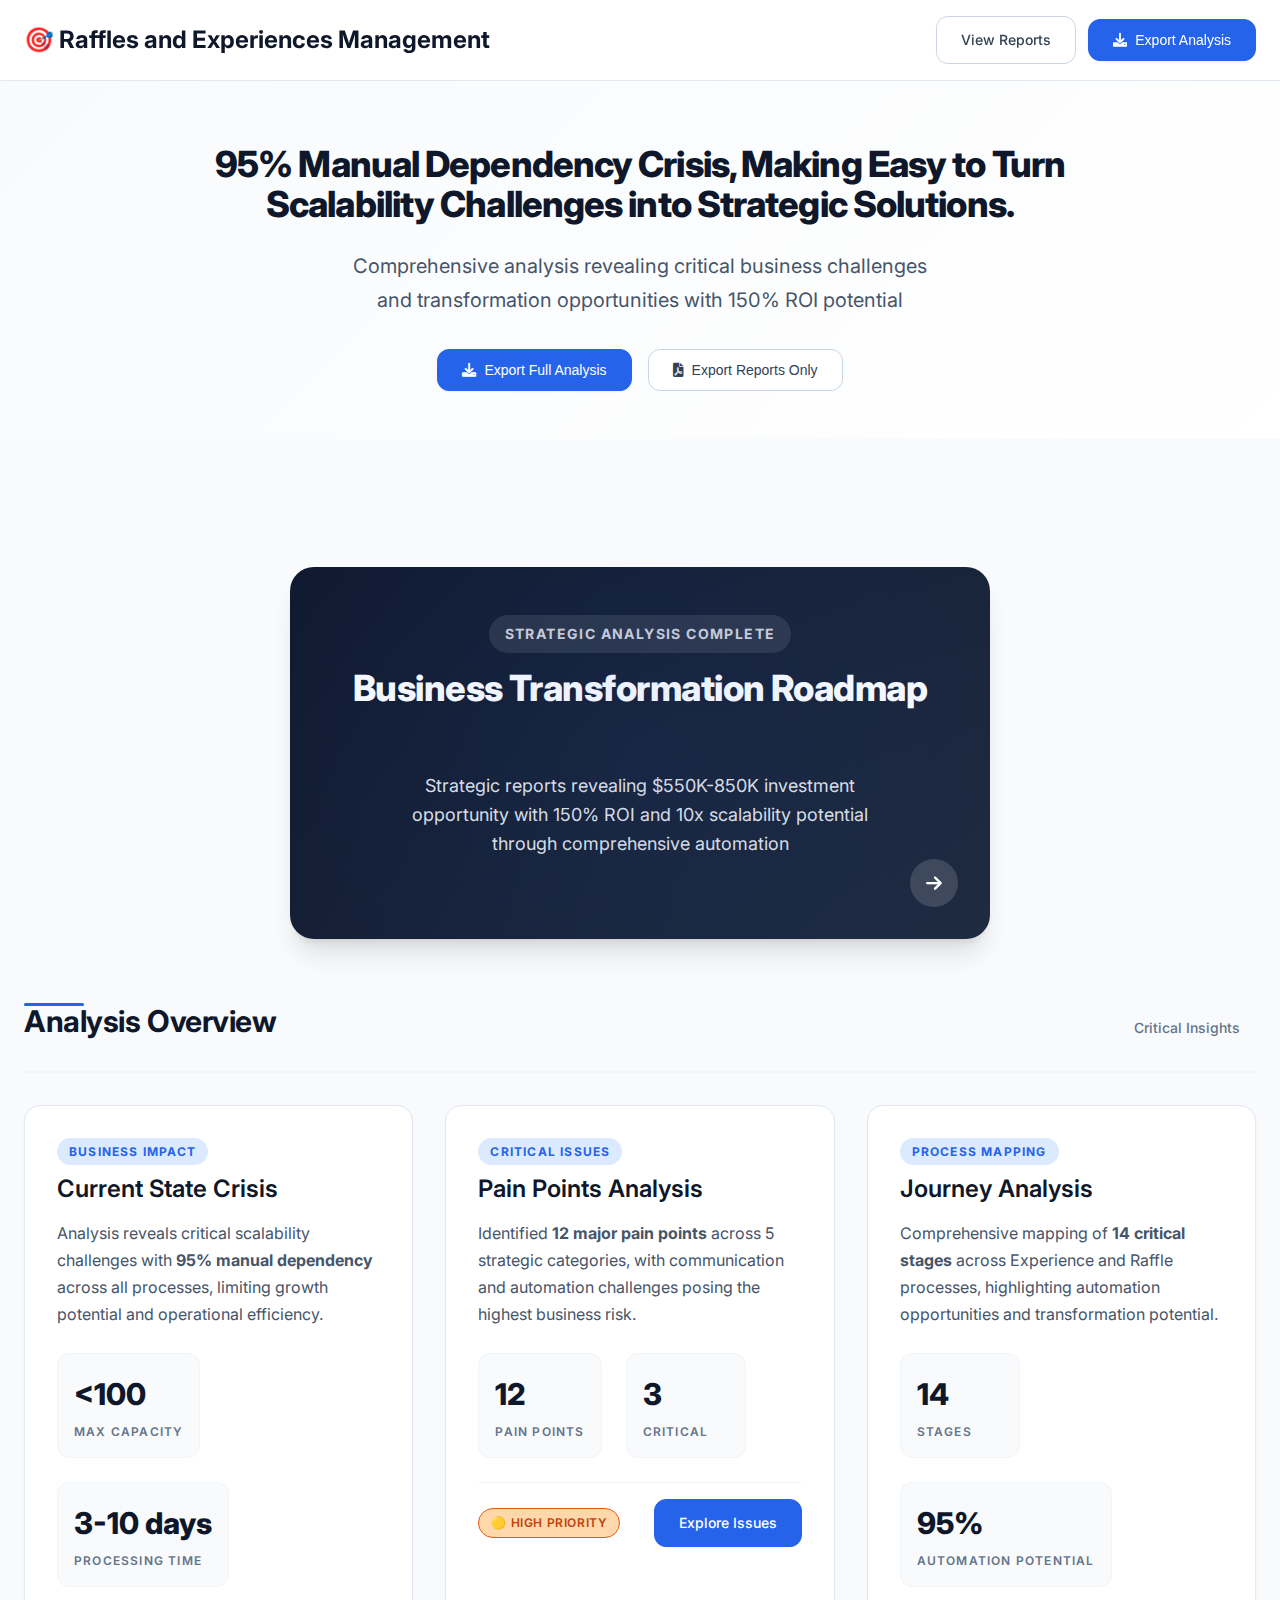
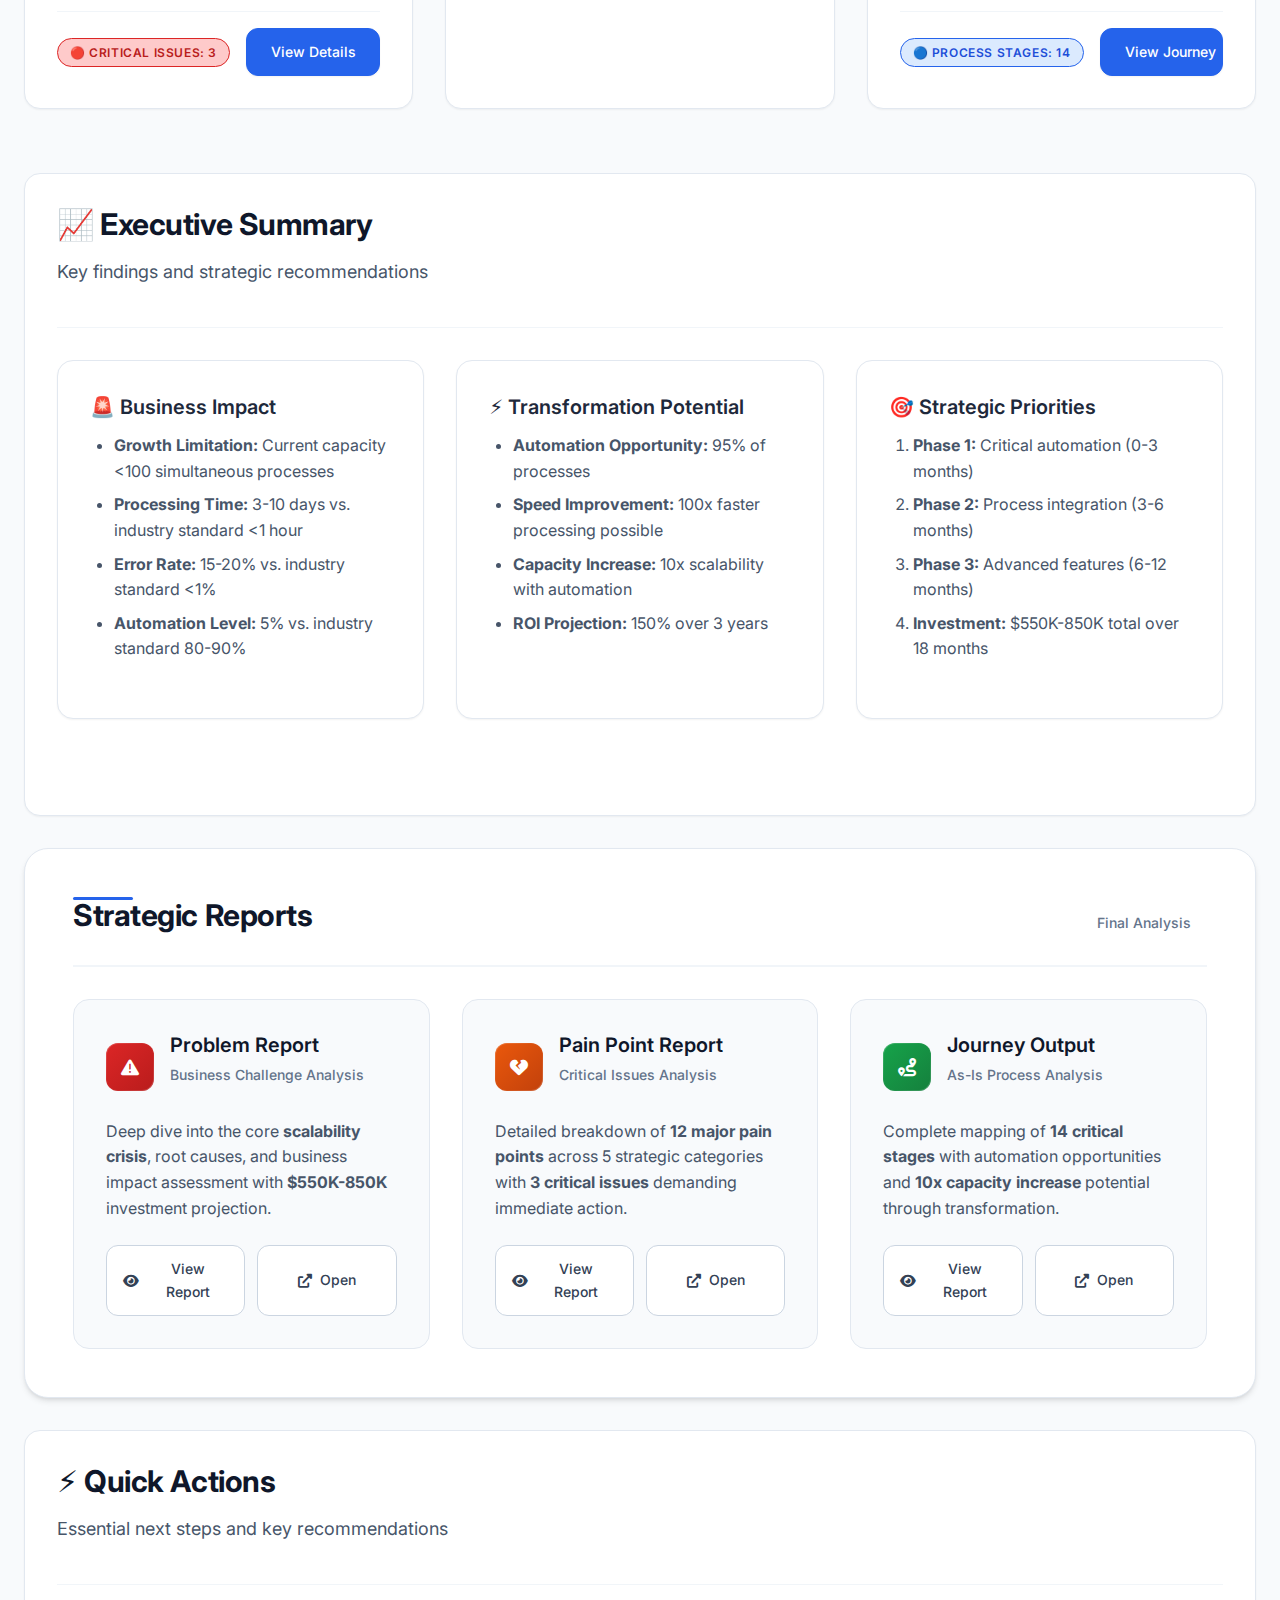
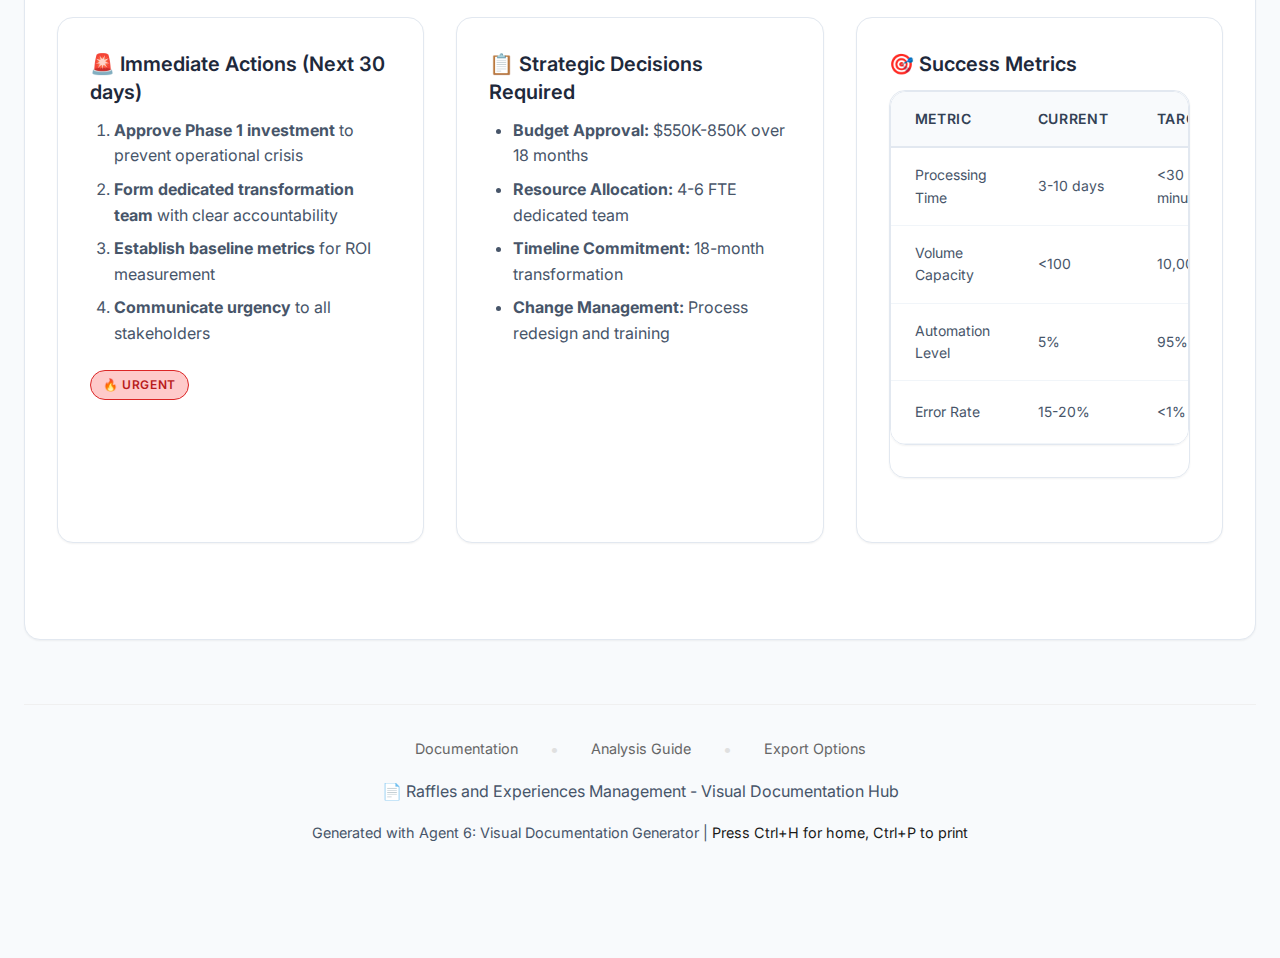
<file: _context/upstream/1-problem/1d-problem-output/visual_doc/index.html>
<!DOCTYPE html>
<html lang="en">
<head>
    <meta charset="UTF-8">
    <meta name="viewport" content="width=device-width, initial-scale=1.0">
    <title>Raffles and Experiences Management - Analysis Hub</title>
    <link href="https://fonts.googleapis.com/css2?family=Inter:wght@300;400;500;600;700;800;900&display=swap" rel="stylesheet">
    <link rel="stylesheet" href="https://cdnjs.cloudflare.com/ajax/libs/font-awesome/6.0.0/css/all.min.css">
    <link rel="stylesheet" href="styles.css">
</head>
<body class="dashboard">
    <!-- Header -->
    <header class="navbar">
        <div class="navbar-content">
            <a href="#" class="navbar-brand">🎯 Raffles and Experiences Management</a>
            <div class="navbar-actions">
                <a href="#reports" class="btn btn-outline">View Reports</a>
                <button class="btn btn-primary" onclick="window.print()">
                    <i class="fas fa-download"></i> Export Analysis
                </button>
            </div>
        </div>
    </header>

    <!-- Hero Section -->
    <section class="hero">
        <div class="container">
            <h1 class="hero-title">95% Manual Dependency Crisis, Making Easy to Turn Scalability Challenges into Strategic Solutions.</h1>
            <p class="hero-subtitle">Comprehensive analysis revealing critical business challenges and transformation opportunities with 150% ROI potential</p>
            
            <div class="export-section">
                <button class="btn btn-primary" onclick="window.print()">
                    <i class="fas fa-download"></i> Export Full Analysis
                </button>
                <button class="btn btn-outline" onclick="exportSection('reports')">
                    <i class="fas fa-file-pdf"></i> Export Reports Only
                </button>
            </div>
        </div>
    </section>

    <!-- Main Content -->
    <main class="main-content">
        <div class="container">
            <!-- Final Result (Main Focus) -->
            <div class="main-analysis-section">
                <div class="final-result-card" onclick="navigateTo('reports')">
                    <div class="final-result-category">STRATEGIC ANALYSIS COMPLETE</div>
                    <h2 class="final-result-title">Business Transformation Roadmap</h2>
                    <p class="final-result-description">Strategic reports revealing $550K-850K investment opportunity with 150% ROI and 10x scalability potential through comprehensive automation</p>
                    <div class="final-result-arrow">
                        <i class="fas fa-arrow-right"></i>
                    </div>
                </div>
            </div>

            <!-- Analysis Overview -->
            <div class="section-header">
                <h2 class="section-title">Analysis Overview</h2>
                <span class="explore-all">Critical Insights</span>
            </div>
            
            <div class="dashboard-grid">
                <div class="card">
                    <div class="card-category">BUSINESS IMPACT</div>
                    <h3 class="card-title">Current State Crisis</h3>
                    <p class="card-description">Analysis reveals critical scalability challenges with <strong>95% manual dependency</strong> across all processes, limiting growth potential and operational efficiency.</p>
                    <div class="card-metrics">
                        <div class="metric">
                            <div class="metric-value">&lt;100</div>
                            <div class="metric-label">MAX CAPACITY</div>
                        </div>
                        <div class="metric">
                            <div class="metric-value">3-10 days</div>
                            <div class="metric-label">PROCESSING TIME</div>
                        </div>
                    </div>
                    <div class="dashboard-card-meta">
                        <span class="status-indicator status-critical">🔴 Critical Issues: 3</span>
                        <a href="problem-report.html" class="btn btn-primary">View Details</a>
                    </div>
                </div>

                <div class="card">
                    <div class="card-category">CRITICAL ISSUES</div>
                    <h3 class="card-title">Pain Points Analysis</h3>
                    <p class="card-description">Identified <strong>12 major pain points</strong> across 5 strategic categories, with communication and automation challenges posing the highest business risk.</p>
                    <div class="card-metrics">
                        <div class="metric">
                            <div class="metric-value">12</div>
                            <div class="metric-label">PAIN POINTS</div>
                        </div>
                        <div class="metric">
                            <div class="metric-value">3</div>
                            <div class="metric-label">CRITICAL</div>
                        </div>
                    </div>
                    <div class="dashboard-card-meta">
                        <span class="status-indicator status-high">🟡 High Priority</span>
                        <a href="pain-report.html" class="btn btn-primary">Explore Issues</a>
                    </div>
                </div>

                <div class="card">
                    <div class="card-category">PROCESS MAPPING</div>
                    <h3 class="card-title">Journey Analysis</h3>
                    <p class="card-description">Comprehensive mapping of <strong>14 critical stages</strong> across Experience and Raffle processes, highlighting automation opportunities and transformation potential.</p>
                    <div class="card-metrics">
                        <div class="metric">
                            <div class="metric-value">14</div>
                            <div class="metric-label">STAGES</div>
                        </div>
                        <div class="metric">
                            <div class="metric-value">95%</div>
                            <div class="metric-label">AUTOMATION POTENTIAL</div>
                        </div>
                    </div>
                    <div class="dashboard-card-meta">
                        <span class="status-indicator status-medium">🔵 Process Stages: 14</span>
                        <a href="journey-output.html" class="btn btn-primary">View Journey</a>
                    </div>
                </div>
            </div>

            <!-- Executive Summary -->
            <section id="metrics" class="section-anchor">
                <div class="card">
                    <div class="card-header">
                        <h2>📈 Executive Summary</h2>
                        <p class="card-subtitle">Key findings and strategic recommendations</p>
                    </div>

                    <div class="dashboard-grid">
                        <div class="card">
                            <h4>🚨 Business Impact</h4>
                            <ul>
                                <li><strong>Growth Limitation:</strong> Current capacity &lt;100 simultaneous processes</li>
                                <li><strong>Processing Time:</strong> 3-10 days vs. industry standard &lt;1 hour</li>
                                <li><strong>Error Rate:</strong> 15-20% vs. industry standard &lt;1%</li>
                                <li><strong>Automation Level:</strong> 5% vs. industry standard 80-90%</li>
                            </ul>
                        </div>

                        <div class="card">
                            <h4>⚡ Transformation Potential</h4>
                            <ul>
                                <li><strong>Automation Opportunity:</strong> 95% of processes</li>
                                <li><strong>Speed Improvement:</strong> 100x faster processing possible</li>
                                <li><strong>Capacity Increase:</strong> 10x scalability with automation</li>
                                <li><strong>ROI Projection:</strong> 150% over 3 years</li>
                            </ul>
                        </div>

                        <div class="card">
                            <h4>🎯 Strategic Priorities</h4>
                            <ol>
                                <li><strong>Phase 1:</strong> Critical automation (0-3 months)</li>
                                <li><strong>Phase 2:</strong> Process integration (3-6 months)</li>
                                <li><strong>Phase 3:</strong> Advanced features (6-12 months)</li>
                                <li><strong>Investment:</strong> $550K-850K total over 18 months</li>
                            </ol>
                        </div>
                    </div>
                </div>
            </section>

            <!-- Strategic Reports -->
            <section class="reports-section" id="reports">
                <div class="section-header">
                    <h2 class="section-title">Strategic Reports</h2>
                    <span class="explore-all">Final Analysis</span>
                </div>
                
                <div class="reports-grid">
                    <div class="report-card">
                        <div class="report-header">
                            <div class="report-icon critical">
                                <i class="fas fa-exclamation-triangle"></i>
                            </div>
                            <div>
                                <h3 class="report-title">Problem Report</h3>
                                <p class="report-subtitle">Business Challenge Analysis</p>
                            </div>
                        </div>
                        <p class="report-description">Deep dive into the core <strong>scalability crisis</strong>, root causes, and business impact assessment with <strong>$550K-850K</strong> investment projection.</p>
                        <div class="report-actions">
                            <a href="problem-report.html" class="action-btn">
                                <i class="fas fa-eye"></i> View Report
                            </a>
                            <a href="problem-report.html" class="action-btn" onclick="window.open(this.href); return false;">
                                <i class="fas fa-external-link-alt"></i> Open
                            </a>
                        </div>
                    </div>

                    <div class="report-card">
                        <div class="report-header">
                            <div class="report-icon warning">
                                <i class="fas fa-heart-broken"></i>
                            </div>
                            <div>
                                <h3 class="report-title">Pain Point Report</h3>
                                <p class="report-subtitle">Critical Issues Analysis</p>
                            </div>
                        </div>
                        <p class="report-description">Detailed breakdown of <strong>12 major pain points</strong> across 5 strategic categories with <strong>3 critical issues</strong> demanding immediate action.</p>
                        <div class="report-actions">
                            <a href="pain-report.html" class="action-btn">
                                <i class="fas fa-eye"></i> View Report
                            </a>
                            <a href="pain-report.html" class="action-btn" onclick="window.open(this.href); return false;">
                                <i class="fas fa-external-link-alt"></i> Open
                            </a>
                        </div>
                    </div>

                    <div class="report-card">
                        <div class="report-header">
                            <div class="report-icon success">
                                <i class="fas fa-route"></i>
                            </div>
                            <div>
                                <h3 class="report-title">Journey Output</h3>
                                <p class="report-subtitle">As-Is Process Analysis</p>
                            </div>
                        </div>
                        <p class="report-description">Complete mapping of <strong>14 critical stages</strong> with automation opportunities and <strong>10x capacity increase</strong> potential through transformation.</p>
                        <div class="report-actions">
                            <a href="journey-output.html" class="action-btn">
                                <i class="fas fa-eye"></i> View Report
                            </a>
                            <a href="journey-output.html" class="action-btn" onclick="window.open(this.href); return false;">
                                <i class="fas fa-external-link-alt"></i> Open
                            </a>
                        </div>
                    </div>
                </div>
            </section>

            <!-- Quick Actions -->
            <section class="section-anchor">
                <div class="card">
                    <div class="card-header">
                        <h2>⚡ Quick Actions</h2>
                        <p class="card-subtitle">Essential next steps and key recommendations</p>
                    </div>

                    <div class="dashboard-grid">
                        <div class="card">
                            <h4>🚨 Immediate Actions (Next 30 days)</h4>
                            <ol>
                                <li><strong>Approve Phase 1 investment</strong> to prevent operational crisis</li>
                                <li><strong>Form dedicated transformation team</strong> with clear accountability</li>
                                <li><strong>Establish baseline metrics</strong> for ROI measurement</li>
                                <li><strong>Communicate urgency</strong> to all stakeholders</li>
                            </ol>
                            <div style="margin-top: 1rem;">
                                <span class="status-indicator status-critical">🔥 URGENT</span>
                            </div>
                        </div>

                        <div class="card">
                            <h4>📋 Strategic Decisions Required</h4>
                            <ul>
                                <li><strong>Budget Approval:</strong> $550K-850K over 18 months</li>
                                <li><strong>Resource Allocation:</strong> 4-6 FTE dedicated team</li>
                                <li><strong>Timeline Commitment:</strong> 18-month transformation</li>
                                <li><strong>Change Management:</strong> Process redesign and training</li>
                            </ul>
                        </div>

                        <div class="card">
                            <h4>🎯 Success Metrics</h4>
                            <div class="table-container">
                                <table>
                                    <thead>
                                        <tr>
                                            <th>Metric</th>
                                            <th>Current</th>
                                            <th>Target</th>
                                            <th>Improvement</th>
                                        </tr>
                                    </thead>
                                    <tbody>
                                        <tr>
                                            <td>Processing Time</td>
                                            <td>3-10 days</td>
                                            <td>&lt;30 minutes</td>
                                            <td><span class="status-indicator status-success">⚡ 100x faster</span></td>
                                        </tr>
                                        <tr>
                                            <td>Volume Capacity</td>
                                            <td>&lt;100</td>
                                            <td>10,000+</td>
                                            <td><span class="status-indicator status-success">🚀 100x increase</span></td>
                                        </tr>
                                        <tr>
                                            <td>Automation Level</td>
                                            <td>5%</td>
                                            <td>95%</td>
                                            <td><span class="status-indicator status-success">⚙️ 18x improvement</span></td>
                                        </tr>
                                        <tr>
                                            <td>Error Rate</td>
                                            <td>15-20%</td>
                                            <td>&lt;1%</td>
                                            <td><span class="status-indicator status-success">✅ 95% reduction</span></td>
                                        </tr>
                                    </tbody>
                                </table>
                            </div>
                        </div>
                    </div>
                </div>
            </section>

            <!-- Footer -->
            <footer style="margin-top: 4rem; padding: 2rem 0; text-align: center; border-top: 1px solid #f0f0f0; color: #666;">
                <div style="display: flex; justify-content: center; gap: 2rem; margin-bottom: 1rem;">
                    <a href="#" style="color: #666; text-decoration: none; font-size: 0.9rem;">Documentation</a>
                    <span style="color: #e0e0e0;">•</span>
                    <a href="#" style="color: #666; text-decoration: none; font-size: 0.9rem;">Analysis Guide</a>
                    <span style="color: #e0e0e0;">•</span>
                    <a href="#" style="color: #666; text-decoration: none; font-size: 0.9rem;">Export Options</a>
                </div>
                <p>📄 Raffles and Experiences Management - Visual Documentation Hub</p>
                <p style="font-size: 0.9rem; margin-top: 0.5rem;">
                    Generated with Agent 6: Visual Documentation Generator | 
                    <span style="color: #1a1a1a;">Press Ctrl+H for home, Ctrl+P to print</span>
                </p>
            </footer>
        </div>
    </main>

    <script src="script.js"></script>
    <script>
        // Navigation functions
        function navigateTo(section) {
            const routes = {
                'reports': '#reports'
            };
            
            if (routes[section]) {
                if (section === 'reports') {
                    document.getElementById('reports').scrollIntoView({ behavior: 'smooth' });
                }
            }
        }

        // Export functions
        function exportSection(sectionId) {
            const section = document.getElementById(sectionId);
            const printWindow = window.open('', '', 'width=800,height=600');
            printWindow.document.write(`
                <html>
                    <head>
                        <title>Raffles and Experiences Management - ${sectionId}</title>
                        <style>${document.querySelector('style') ? document.querySelector('style').textContent : ''}</style>
                        <link rel="stylesheet" href="styles.css">
                    </head>
                    <body>${section.outerHTML}</body>
                </html>
            `);
            printWindow.document.close();
            printWindow.print();
        }

        // Add hover effects for cards
        document.querySelectorAll('.card').forEach(card => {
            card.addEventListener('mouseenter', function() {
                if (!this.classList.contains('final-result-card')) {
                    this.style.transform = 'translateY(-4px)';
                }
            });
            
            card.addEventListener('mouseleave', function() {
                if (!this.classList.contains('final-result-card')) {
                    this.style.transform = 'translateY(0)';
                }
            });
        });
    </script>
</body>
</html>
</file>
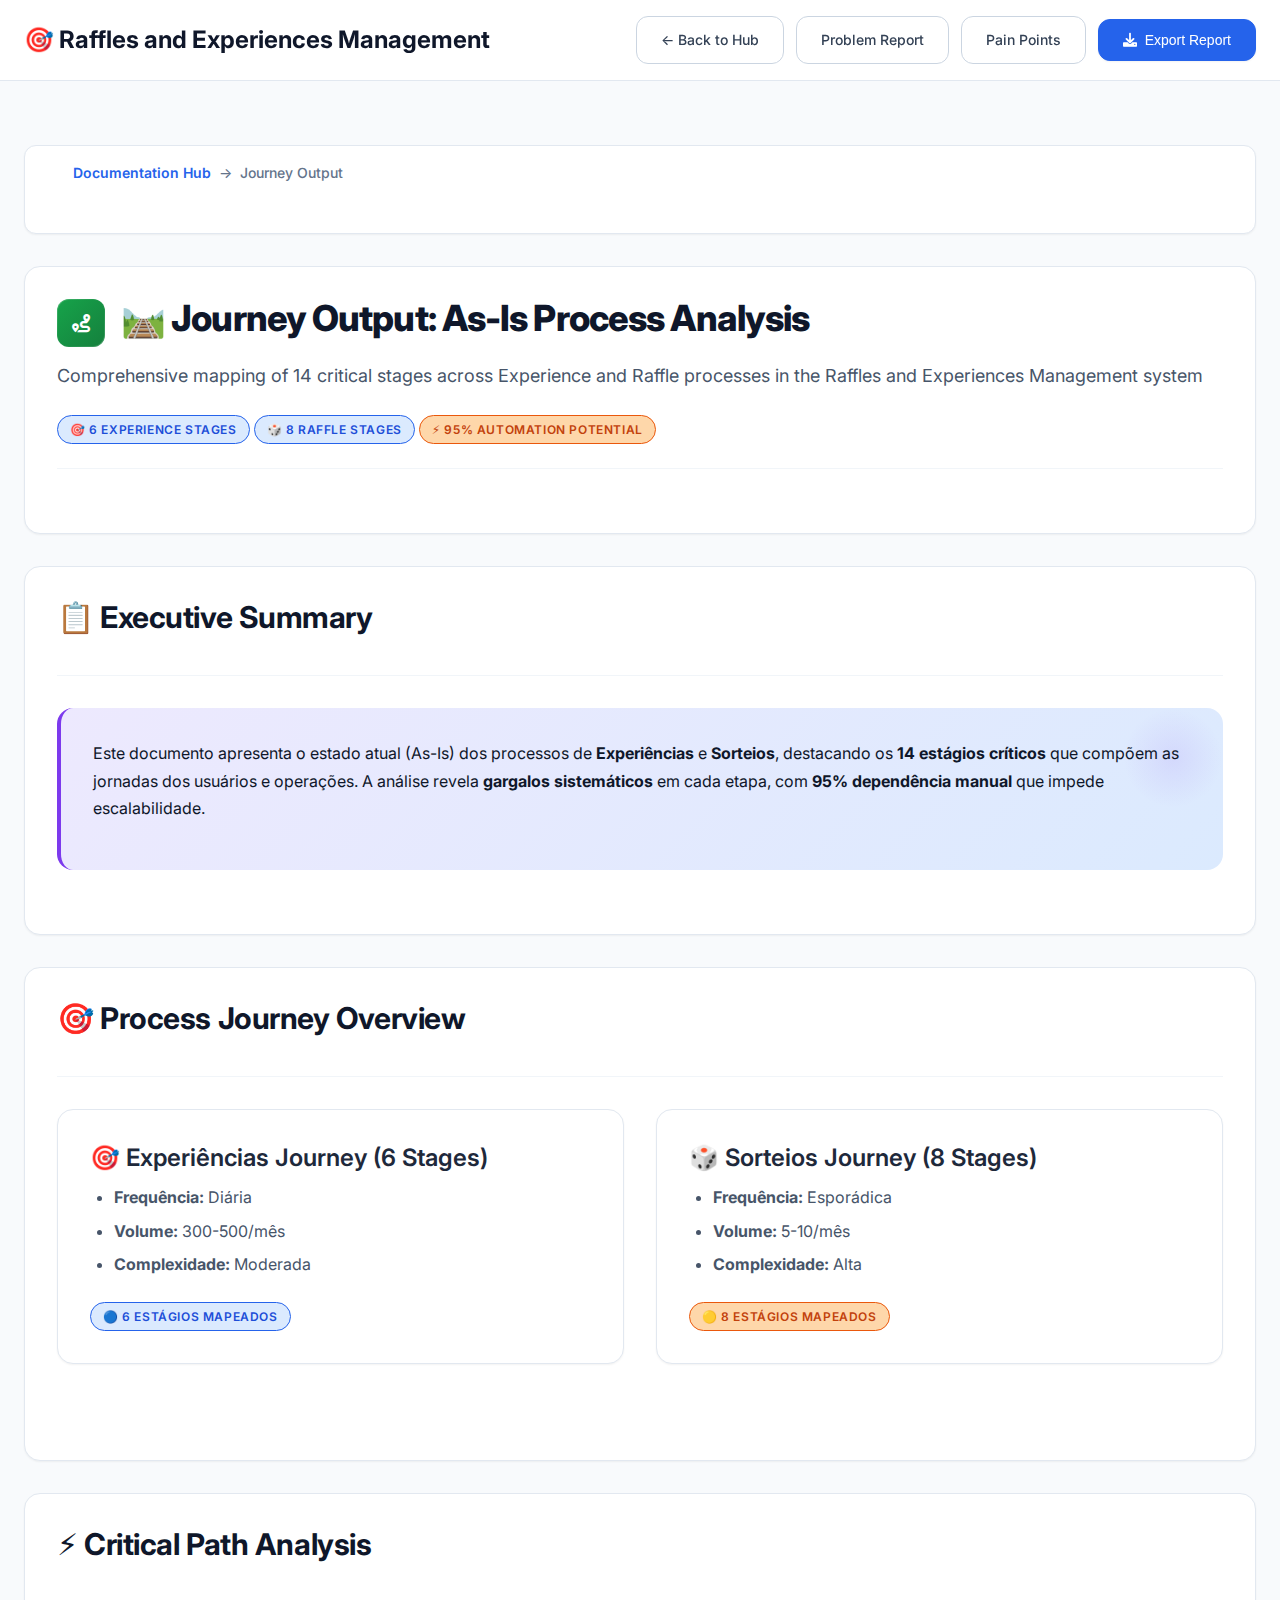
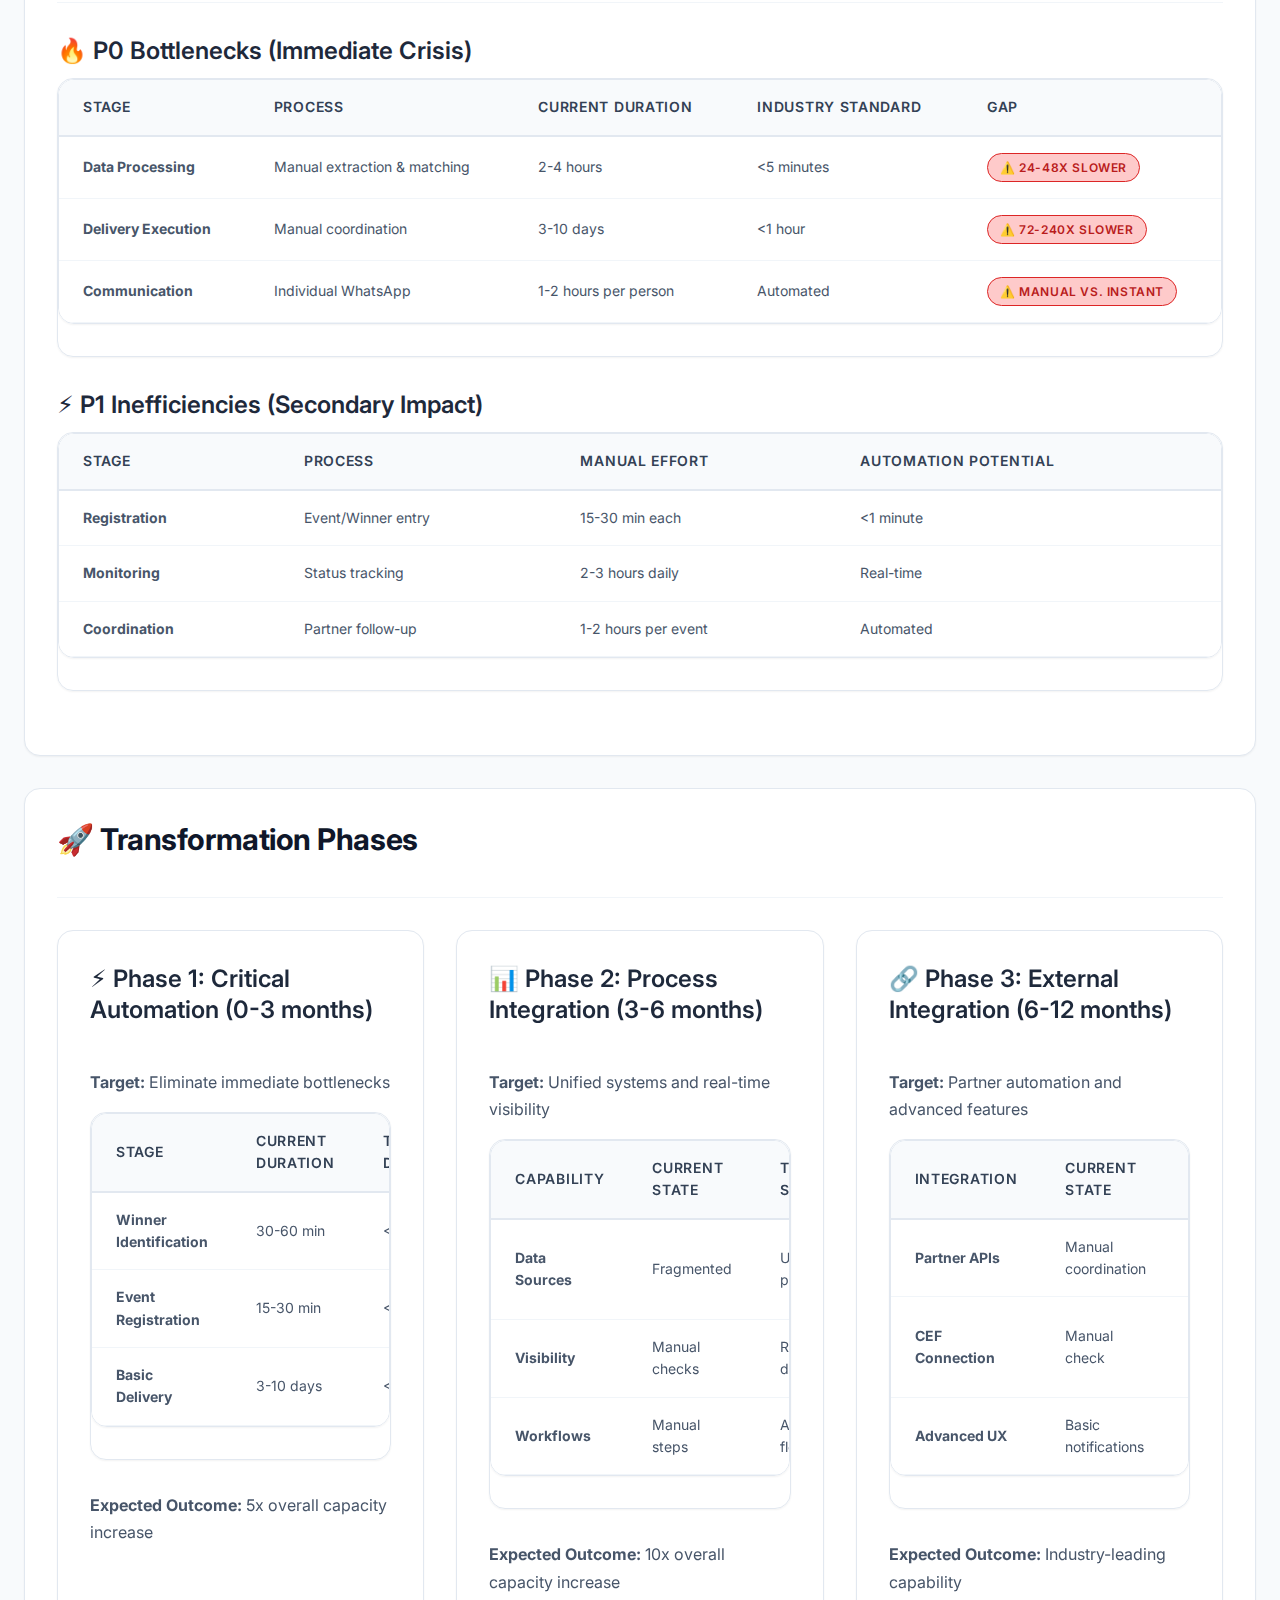
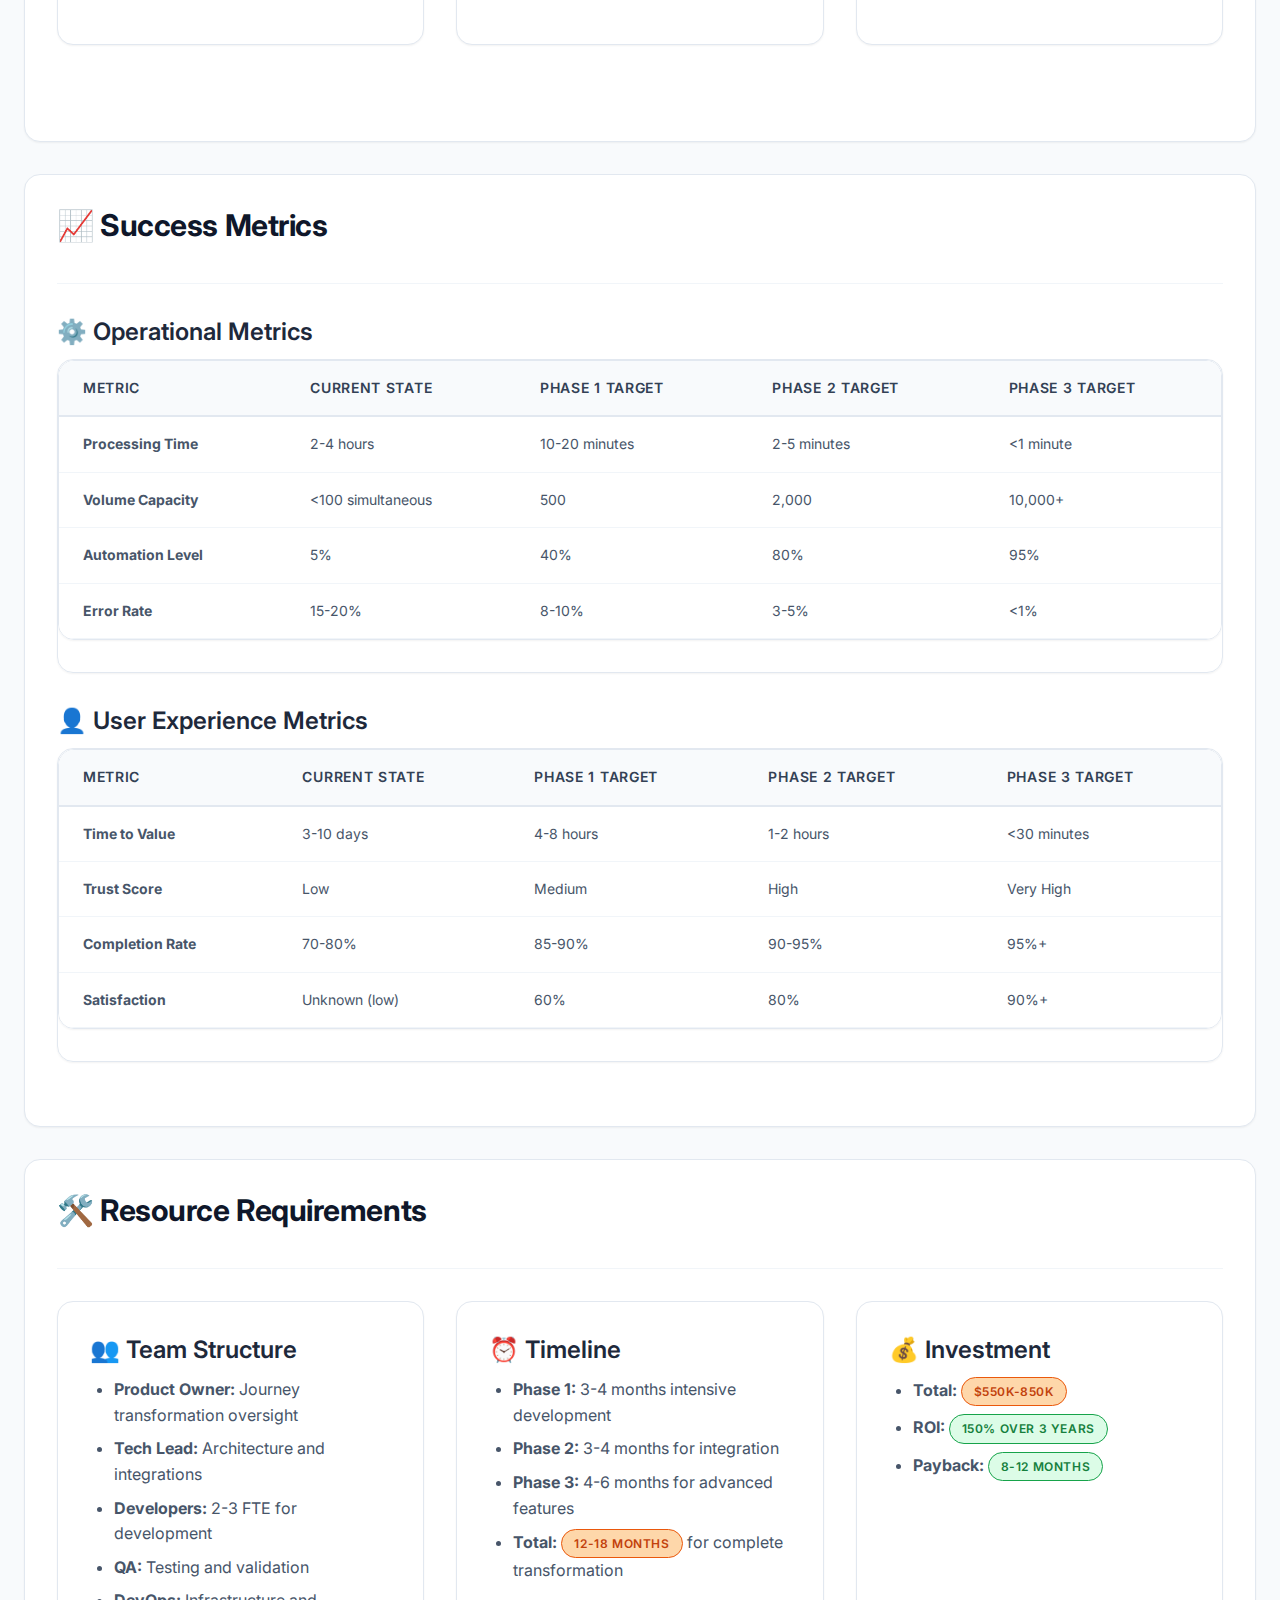
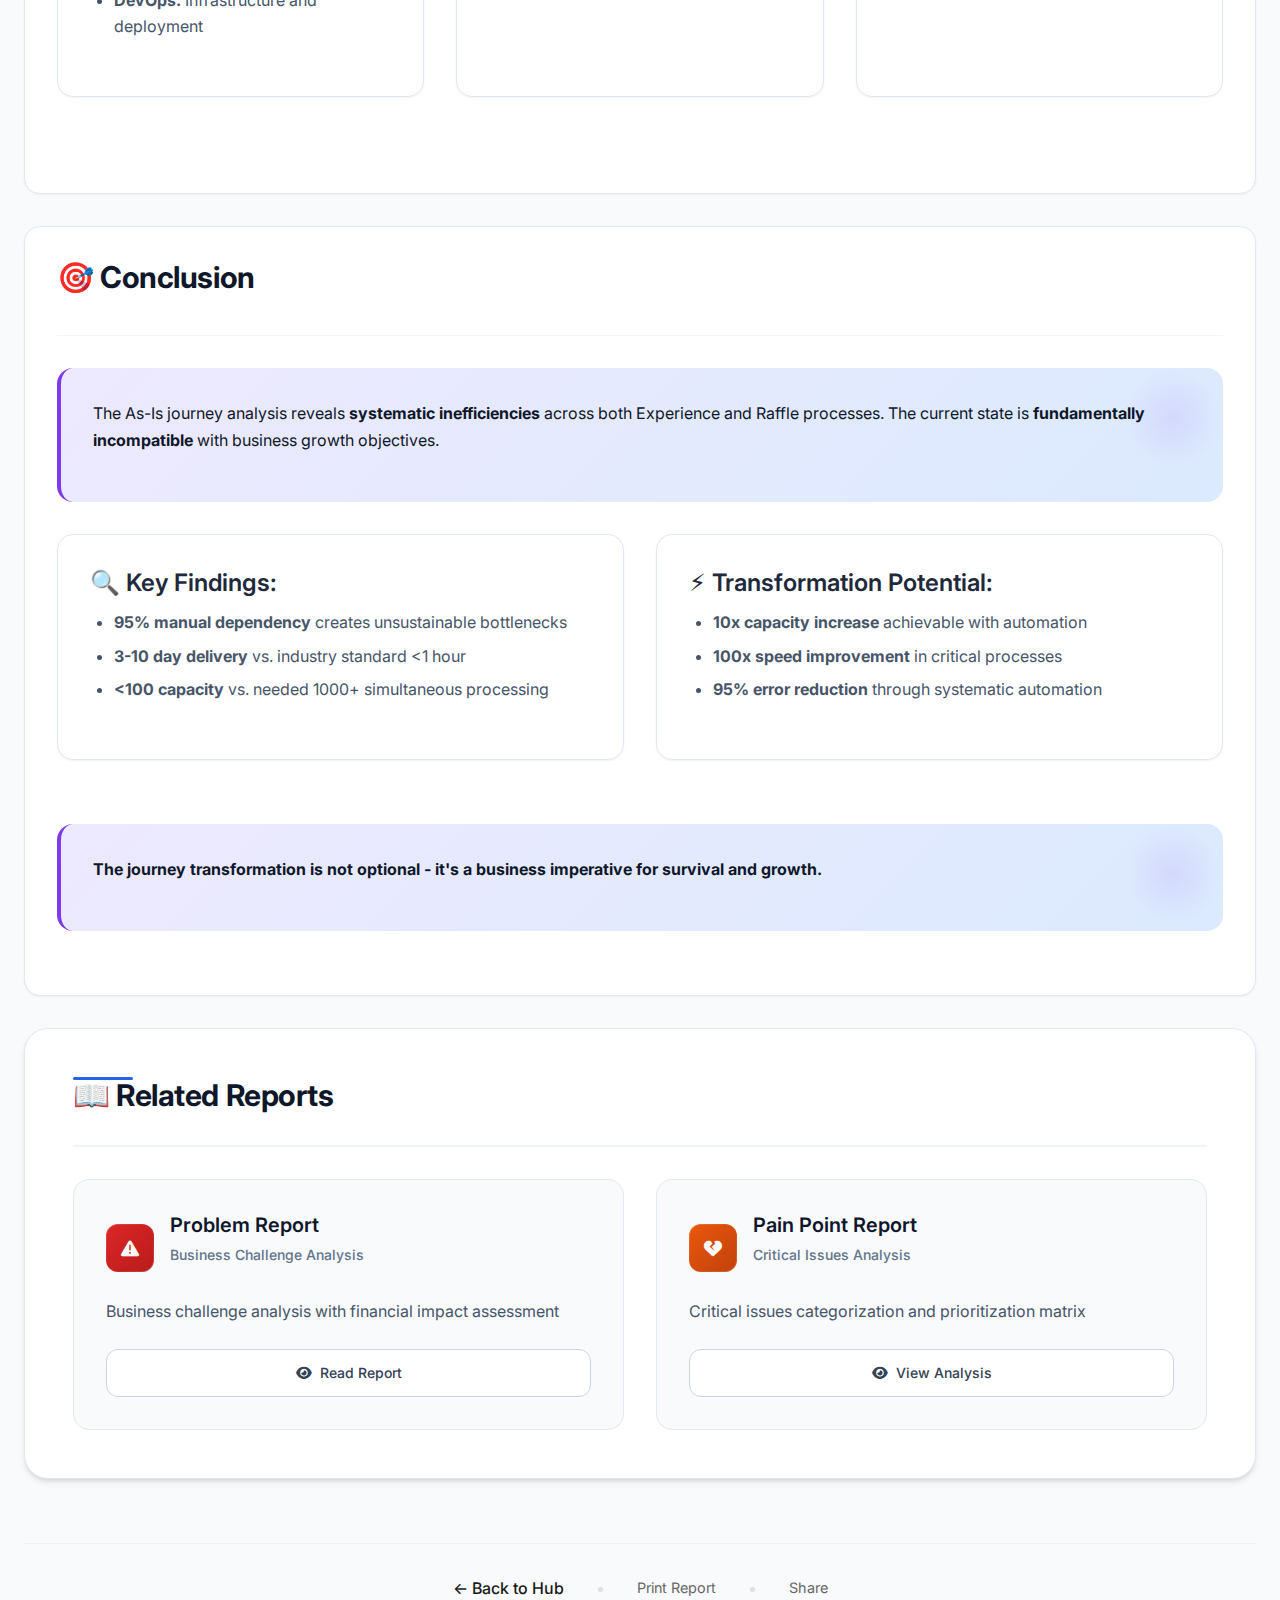
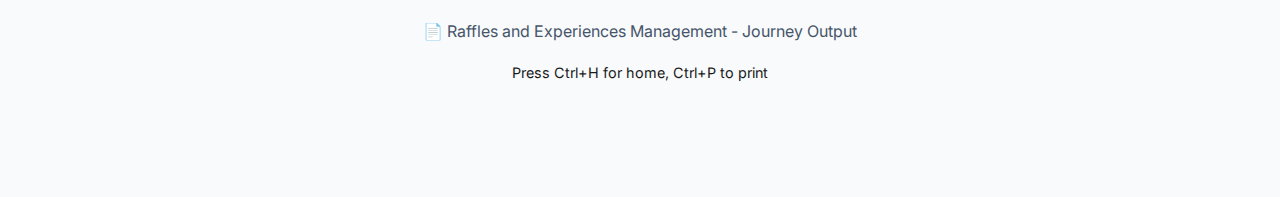
<file: _context/upstream/1-problem/1d-problem-output/visual_doc/journey-output.html>
<!DOCTYPE html>
<html lang="en">
<head>
    <meta charset="UTF-8">
    <meta name="viewport" content="width=device-width, initial-scale=1.0">
    <title>Journey Output - Raffles and Experiences Management</title>
    <link href="https://fonts.googleapis.com/css2?family=Inter:wght@300;400;500;600;700;800;900&display=swap" rel="stylesheet">
    <link rel="stylesheet" href="https://cdnjs.cloudflare.com/ajax/libs/font-awesome/6.0.0/css/all.min.css">
    <link rel="stylesheet" href="styles.css">
</head>
<body>
    <header class="navbar">
        <div class="navbar-content">
            <a href="index.html" class="navbar-brand">🎯 Raffles and Experiences Management</a>
            <div class="navbar-actions">
                <a href="index.html" class="btn btn-outline">← Back to Hub</a>
                <a href="problem-report.html" class="btn btn-outline">Problem Report</a>
                <a href="pain-report.html" class="btn btn-outline">Pain Points</a>
                <button class="btn btn-primary" onclick="window.print()">
                    <i class="fas fa-download"></i> Export Report
                </button>
            </div>
        </div>
    </header>

    <main class="main-content">
        <div class="container">
            <!-- Breadcrumb -->
            <nav class="breadcrumb">
                <ol>
                    <li><a href="index.html">Documentation Hub</a></li>
                    <li>→</li>
                    <li>Journey Output</li>
                </ol>
            </nav>

            <!-- Hero Section -->
            <div class="card">
                <div class="card-header">
                    <div class="report-icon success" style="float: left; margin-right: 1rem;">
                        <i class="fas fa-route"></i>
                    </div>
                    <h1>🛤️ Journey Output: As-Is Process Analysis</h1>
                    <p class="card-subtitle">
                        Comprehensive mapping of 14 critical stages across Experience and Raffle processes in the Raffles and Experiences Management system
                    </p>
                    <div style="margin-top: 1.5rem;">
                        <span class="status-indicator status-medium">🎯 6 Experience Stages</span>
                        <span class="status-indicator status-medium">🎲 8 Raffle Stages</span>
                        <span class="status-indicator status-high">⚡ 95% Automation Potential</span>
                    </div>
                </div>
            </div>

            <!-- Executive Summary -->
            <section id="executive-summary" class="section-anchor">
                <div class="card">
                    <div class="card-header">
                        <h2>📋 Executive Summary</h2>
                    </div>
                    <div class="highlight">
                        <p>Este documento apresenta o estado atual (As-Is) dos processos de <strong>Experiências</strong> e <strong>Sorteios</strong>, destacando os <strong>14 estágios críticos</strong> que compõem as jornadas dos usuários e operações. A análise revela <strong>gargalos sistemáticos</strong> em cada etapa, com <strong>95% dependência manual</strong> que impede escalabilidade.</p>
                    </div>
                </div>
            </section>

            <!-- Process Journey Overview -->
            <section id="process-overview" class="section-anchor">
                <div class="card">
                    <div class="card-header">
                        <h2>🎯 Process Journey Overview</h2>
                    </div>

                    <div class="dashboard-grid">
                        <div class="card">
                            <h3>🎯 Experiências Journey (6 Stages)</h3>
                            <ul>
                                <li><strong>Frequência:</strong> Diária</li>
                                <li><strong>Volume:</strong> 300-500/mês</li>
                                <li><strong>Complexidade:</strong> Moderada</li>
                            </ul>
                            <span class="status-indicator status-medium">🔵 6 Estágios Mapeados</span>
                        </div>

                        <div class="card">
                            <h3>🎲 Sorteios Journey (8 Stages)</h3>
                            <ul>
                                <li><strong>Frequência:</strong> Esporádica</li>
                                <li><strong>Volume:</strong> 5-10/mês</li>
                                <li><strong>Complexidade:</strong> Alta</li>
                            </ul>
                            <span class="status-indicator status-high">🟡 8 Estágios Mapeados</span>
                        </div>
                    </div>
                </div>
            </section>

            <!-- Critical Path Analysis -->
            <section id="critical-path" class="section-anchor">
                <div class="card">
                    <div class="card-header">
                        <h2>⚡ Critical Path Analysis</h2>
                    </div>

                    <h3>🔥 P0 Bottlenecks (Immediate Crisis)</h3>
                    <div class="table-container">
                        <table>
                            <thead>
                                <tr>
                                    <th>Stage</th>
                                    <th>Process</th>
                                    <th>Current Duration</th>
                                    <th>Industry Standard</th>
                                    <th>Gap</th>
                                </tr>
                            </thead>
                            <tbody>
                                <tr>
                                    <td><strong>Data Processing</strong></td>
                                    <td>Manual extraction & matching</td>
                                    <td>2-4 hours</td>
                                    <td>&lt;5 minutes</td>
                                    <td><span class="status-indicator status-critical">⚠️ 24-48x slower</span></td>
                                </tr>
                                <tr>
                                    <td><strong>Delivery Execution</strong></td>
                                    <td>Manual coordination</td>
                                    <td>3-10 days</td>
                                    <td>&lt;1 hour</td>
                                    <td><span class="status-indicator status-critical">⚠️ 72-240x slower</span></td>
                                </tr>
                                <tr>
                                    <td><strong>Communication</strong></td>
                                    <td>Individual WhatsApp</td>
                                    <td>1-2 hours per person</td>
                                    <td>Automated</td>
                                    <td><span class="status-indicator status-critical">⚠️ Manual vs. Instant</span></td>
                                </tr>
                            </tbody>
                        </table>
                    </div>

                    <h3>⚡ P1 Inefficiencies (Secondary Impact)</h3>
                    <div class="table-container">
                        <table>
                            <thead>
                                <tr>
                                    <th>Stage</th>
                                    <th>Process</th>
                                    <th>Manual Effort</th>
                                    <th>Automation Potential</th>
                                </tr>
                            </thead>
                            <tbody>
                                <tr>
                                    <td><strong>Registration</strong></td>
                                    <td>Event/Winner entry</td>
                                    <td>15-30 min each</td>
                                    <td>&lt;1 minute</td>
                                </tr>
                                <tr>
                                    <td><strong>Monitoring</strong></td>
                                    <td>Status tracking</td>
                                    <td>2-3 hours daily</td>
                                    <td>Real-time</td>
                                </tr>
                                <tr>
                                    <td><strong>Coordination</strong></td>
                                    <td>Partner follow-up</td>
                                    <td>1-2 hours per event</td>
                                    <td>Automated</td>
                                </tr>
                            </tbody>
                        </table>
                    </div>
                </div>
            </section>

            <!-- Transformation Phases -->
            <section id="transformation-phases" class="section-anchor">
                <div class="card">
                    <div class="card-header">
                        <h2>🚀 Transformation Phases</h2>
                    </div>

                    <div class="dashboard-grid">
                        <div class="card">
                            <h3>⚡ Phase 1: Critical Automation (0-3 months)</h3>
                            <p><strong>Target:</strong> Eliminate immediate bottlenecks</p>
                            
                            <div class="table-container">
                                <table>
                                    <thead>
                                        <tr>
                                            <th>Stage</th>
                                            <th>Current Duration</th>
                                            <th>Target Duration</th>
                                            <th>Improvement</th>
                                        </tr>
                                    </thead>
                                    <tbody>
                                        <tr>
                                            <td><strong>Winner Identification</strong></td>
                                            <td>30-60 min</td>
                                            <td>&lt;1 minute</td>
                                            <td><span class="status-indicator status-success">⚡ 30-60x faster</span></td>
                                        </tr>
                                        <tr>
                                            <td><strong>Event Registration</strong></td>
                                            <td>15-30 min</td>
                                            <td>&lt;2 minutes</td>
                                            <td><span class="status-indicator status-success">⚡ 7-15x faster</span></td>
                                        </tr>
                                        <tr>
                                            <td><strong>Basic Delivery</strong></td>
                                            <td>3-10 days</td>
                                            <td>&lt;2 hours</td>
                                            <td><span class="status-indicator status-success">⚡ 36-120x faster</span></td>
                                        </tr>
                                    </tbody>
                                </table>
                            </div>
                            
                            <p><strong>Expected Outcome:</strong> 5x overall capacity increase</p>
                        </div>

                        <div class="card">
                            <h3>📊 Phase 2: Process Integration (3-6 months)</h3>
                            <p><strong>Target:</strong> Unified systems and real-time visibility</p>
                            
                            <div class="table-container">
                                <table>
                                    <thead>
                                        <tr>
                                            <th>Capability</th>
                                            <th>Current State</th>
                                            <th>Target State</th>
                                            <th>Impact</th>
                                        </tr>
                                    </thead>
                                    <tbody>
                                        <tr>
                                            <td><strong>Data Sources</strong></td>
                                            <td>Fragmented</td>
                                            <td>Unified portal</td>
                                            <td>Single source of truth</td>
                                        </tr>
                                        <tr>
                                            <td><strong>Visibility</strong></td>
                                            <td>Manual checks</td>
                                            <td>Real-time dashboard</td>
                                            <td>Immediate awareness</td>
                                        </tr>
                                        <tr>
                                            <td><strong>Workflows</strong></td>
                                            <td>Manual steps</td>
                                            <td>Automated flows</td>
                                            <td>Consistent execution</td>
                                        </tr>
                                    </tbody>
                                </table>
                            </div>
                            
                            <p><strong>Expected Outcome:</strong> 10x overall capacity increase</p>
                        </div>

                        <div class="card">
                            <h3>🔗 Phase 3: External Integration (6-12 months)</h3>
                            <p><strong>Target:</strong> Partner automation and advanced features</p>
                            
                            <div class="table-container">
                                <table>
                                    <thead>
                                        <tr>
                                            <th>Integration</th>
                                            <th>Current State</th>
                                            <th>Target State</th>
                                            <th>Impact</th>
                                        </tr>
                                    </thead>
                                    <tbody>
                                        <tr>
                                            <td><strong>Partner APIs</strong></td>
                                            <td>Manual coordination</td>
                                            <td>Direct integration</td>
                                            <td>Instant delivery</td>
                                        </tr>
                                        <tr>
                                            <td><strong>CEF Connection</strong></td>
                                            <td>Manual check</td>
                                            <td>Automatic processing</td>
                                            <td>Real-time results</td>
                                        </tr>
                                        <tr>
                                            <td><strong>Advanced UX</strong></td>
                                            <td>Basic notifications</td>
                                            <td>Rich experience</td>
                                            <td>User delight</td>
                                        </tr>
                                    </tbody>
                                </table>
                            </div>
                            
                            <p><strong>Expected Outcome:</strong> Industry-leading capability</p>
                        </div>
                    </div>
                </div>
            </section>

            <!-- Success Metrics -->
            <section id="success-metrics" class="section-anchor">
                <div class="card">
                    <div class="card-header">
                        <h2>📈 Success Metrics</h2>
                    </div>

                    <h3>⚙️ Operational Metrics</h3>
                    <div class="table-container">
                        <table>
                            <thead>
                                <tr>
                                    <th>Metric</th>
                                    <th>Current State</th>
                                    <th>Phase 1 Target</th>
                                    <th>Phase 2 Target</th>
                                    <th>Phase 3 Target</th>
                                </tr>
                            </thead>
                            <tbody>
                                <tr>
                                    <td><strong>Processing Time</strong></td>
                                    <td>2-4 hours</td>
                                    <td>10-20 minutes</td>
                                    <td>2-5 minutes</td>
                                    <td>&lt;1 minute</td>
                                </tr>
                                <tr>
                                    <td><strong>Volume Capacity</strong></td>
                                    <td>&lt;100 simultaneous</td>
                                    <td>500</td>
                                    <td>2,000</td>
                                    <td>10,000+</td>
                                </tr>
                                <tr>
                                    <td><strong>Automation Level</strong></td>
                                    <td>5%</td>
                                    <td>40%</td>
                                    <td>80%</td>
                                    <td>95%</td>
                                </tr>
                                <tr>
                                    <td><strong>Error Rate</strong></td>
                                    <td>15-20%</td>
                                    <td>8-10%</td>
                                    <td>3-5%</td>
                                    <td>&lt;1%</td>
                                </tr>
                            </tbody>
                        </table>
                    </div>

                    <h3>👤 User Experience Metrics</h3>
                    <div class="table-container">
                        <table>
                            <thead>
                                <tr>
                                    <th>Metric</th>
                                    <th>Current State</th>
                                    <th>Phase 1 Target</th>
                                    <th>Phase 2 Target</th>
                                    <th>Phase 3 Target</th>
                                </tr>
                            </thead>
                            <tbody>
                                <tr>
                                    <td><strong>Time to Value</strong></td>
                                    <td>3-10 days</td>
                                    <td>4-8 hours</td>
                                    <td>1-2 hours</td>
                                    <td>&lt;30 minutes</td>
                                </tr>
                                <tr>
                                    <td><strong>Trust Score</strong></td>
                                    <td>Low</td>
                                    <td>Medium</td>
                                    <td>High</td>
                                    <td>Very High</td>
                                </tr>
                                <tr>
                                    <td><strong>Completion Rate</strong></td>
                                    <td>70-80%</td>
                                    <td>85-90%</td>
                                    <td>90-95%</td>
                                    <td>95%+</td>
                                </tr>
                                <tr>
                                    <td><strong>Satisfaction</strong></td>
                                    <td>Unknown (low)</td>
                                    <td>60%</td>
                                    <td>80%</td>
                                    <td>90%+</td>
                                </tr>
                            </tbody>
                        </table>
                    </div>
                </div>
            </section>

            <!-- Resource Requirements -->
            <section id="resource-requirements" class="section-anchor">
                <div class="card">
                    <div class="card-header">
                        <h2>🛠️ Resource Requirements</h2>
                    </div>

                    <div class="dashboard-grid">
                        <div class="card">
                            <h3>👥 Team Structure</h3>
                            <ul>
                                <li><strong>Product Owner:</strong> Journey transformation oversight</li>
                                <li><strong>Tech Lead:</strong> Architecture and integrations</li>
                                <li><strong>Developers:</strong> 2-3 FTE for development</li>
                                <li><strong>QA:</strong> Testing and validation</li>
                                <li><strong>DevOps:</strong> Infrastructure and deployment</li>
                            </ul>
                        </div>

                        <div class="card">
                            <h3>⏰ Timeline</h3>
                            <ul>
                                <li><strong>Phase 1:</strong> 3-4 months intensive development</li>
                                <li><strong>Phase 2:</strong> 3-4 months for integration</li>
                                <li><strong>Phase 3:</strong> 4-6 months for advanced features</li>
                                <li><strong>Total:</strong> <span class="status-indicator status-warning">12-18 months</span> for complete transformation</li>
                            </ul>
                        </div>

                        <div class="card">
                            <h3>💰 Investment</h3>
                            <ul>
                                <li><strong>Total:</strong> <span class="status-indicator status-warning">$550K-850K</span></li>
                                <li><strong>ROI:</strong> <span class="status-indicator status-success">150% over 3 years</span></li>
                                <li><strong>Payback:</strong> <span class="status-indicator status-success">8-12 months</span></li>
                            </ul>
                        </div>
                    </div>
                </div>
            </section>

            <!-- Conclusion -->
            <section id="conclusion" class="section-anchor">
                <div class="card">
                    <div class="card-header">
                        <h2>🎯 Conclusion</h2>
                    </div>

                    <div class="highlight">
                        <p>The As-Is journey analysis reveals <strong>systematic inefficiencies</strong> across both Experience and Raffle processes. The current state is <strong>fundamentally incompatible</strong> with business growth objectives.</p>
                    </div>

                    <div class="dashboard-grid">
                        <div class="card">
                            <h3>🔍 Key Findings:</h3>
                            <ul>
                                <li><strong>95% manual dependency</strong> creates unsustainable bottlenecks</li>
                                <li><strong>3-10 day delivery</strong> vs. industry standard &lt;1 hour</li>
                                <li><strong>&lt;100 capacity</strong> vs. needed 1000+ simultaneous processing</li>
                            </ul>
                        </div>

                        <div class="card">
                            <h3>⚡ Transformation Potential:</h3>
                            <ul>
                                <li><strong>10x capacity increase</strong> achievable with automation</li>
                                <li><strong>100x speed improvement</strong> in critical processes</li>
                                <li><strong>95% error reduction</strong> through systematic automation</li>
                            </ul>
                        </div>
                    </div>

                    <div class="highlight">
                        <p><strong>The journey transformation is not optional - it's a business imperative for survival and growth.</strong></p>
                    </div>
                </div>
            </section>

            <!-- Navigation -->
            <section class="section-anchor">
                <div class="reports-section">
                    <div class="section-header">
                        <h2 class="section-title">📖 Related Reports</h2>
                    </div>
                    <div class="reports-grid">
                        <div class="report-card">
                            <div class="report-header">
                                <div class="report-icon critical">
                                    <i class="fas fa-exclamation-triangle"></i>
                                </div>
                                <div>
                                    <h3 class="report-title">Problem Report</h3>
                                    <p class="report-subtitle">Business Challenge Analysis</p>
                                </div>
                            </div>
                            <p class="report-description">Business challenge analysis with financial impact assessment</p>
                            <div class="report-actions">
                                <a href="problem-report.html" class="action-btn">
                                    <i class="fas fa-eye"></i> Read Report
                                </a>
                            </div>
                        </div>
                        <div class="report-card">
                            <div class="report-header">
                                <div class="report-icon warning">
                                    <i class="fas fa-heart-broken"></i>
                                </div>
                                <div>
                                    <h3 class="report-title">Pain Point Report</h3>
                                    <p class="report-subtitle">Critical Issues Analysis</p>
                                </div>
                            </div>
                            <p class="report-description">Critical issues categorization and prioritization matrix</p>
                            <div class="report-actions">
                                <a href="pain-report.html" class="action-btn">
                                    <i class="fas fa-eye"></i> View Analysis
                                </a>
                            </div>
                        </div>
                    </div>
                </div>
            </section>

            <!-- Footer -->
            <footer style="margin-top: 4rem; padding: 2rem 0; text-align: center; border-top: 1px solid #f0f0f0; color: #666;">
                <div style="display: flex; justify-content: center; gap: 2rem; margin-bottom: 1rem;">
                    <a href="index.html" style="color: #1a1a1a; text-decoration: none; font-weight: 500;">← Back to Hub</a>
                    <span style="color: #e0e0e0;">•</span>
                    <a href="#" style="color: #666; text-decoration: none; font-size: 0.9rem;">Print Report</a>
                    <span style="color: #e0e0e0;">•</span>
                    <a href="#" style="color: #666; text-decoration: none; font-size: 0.9rem;">Share</a>
                </div>
                <p>📄 Raffles and Experiences Management - Journey Output</p>
                <p style="font-size: 0.9rem; margin-top: 0.5rem;">
                    <span style="color: #1a1a1a;">Press Ctrl+H for home, Ctrl+P to print</span>
                </p>
            </footer>
        </div>
    </main>

    <script src="script.js"></script>
</body>
</html>
</file>
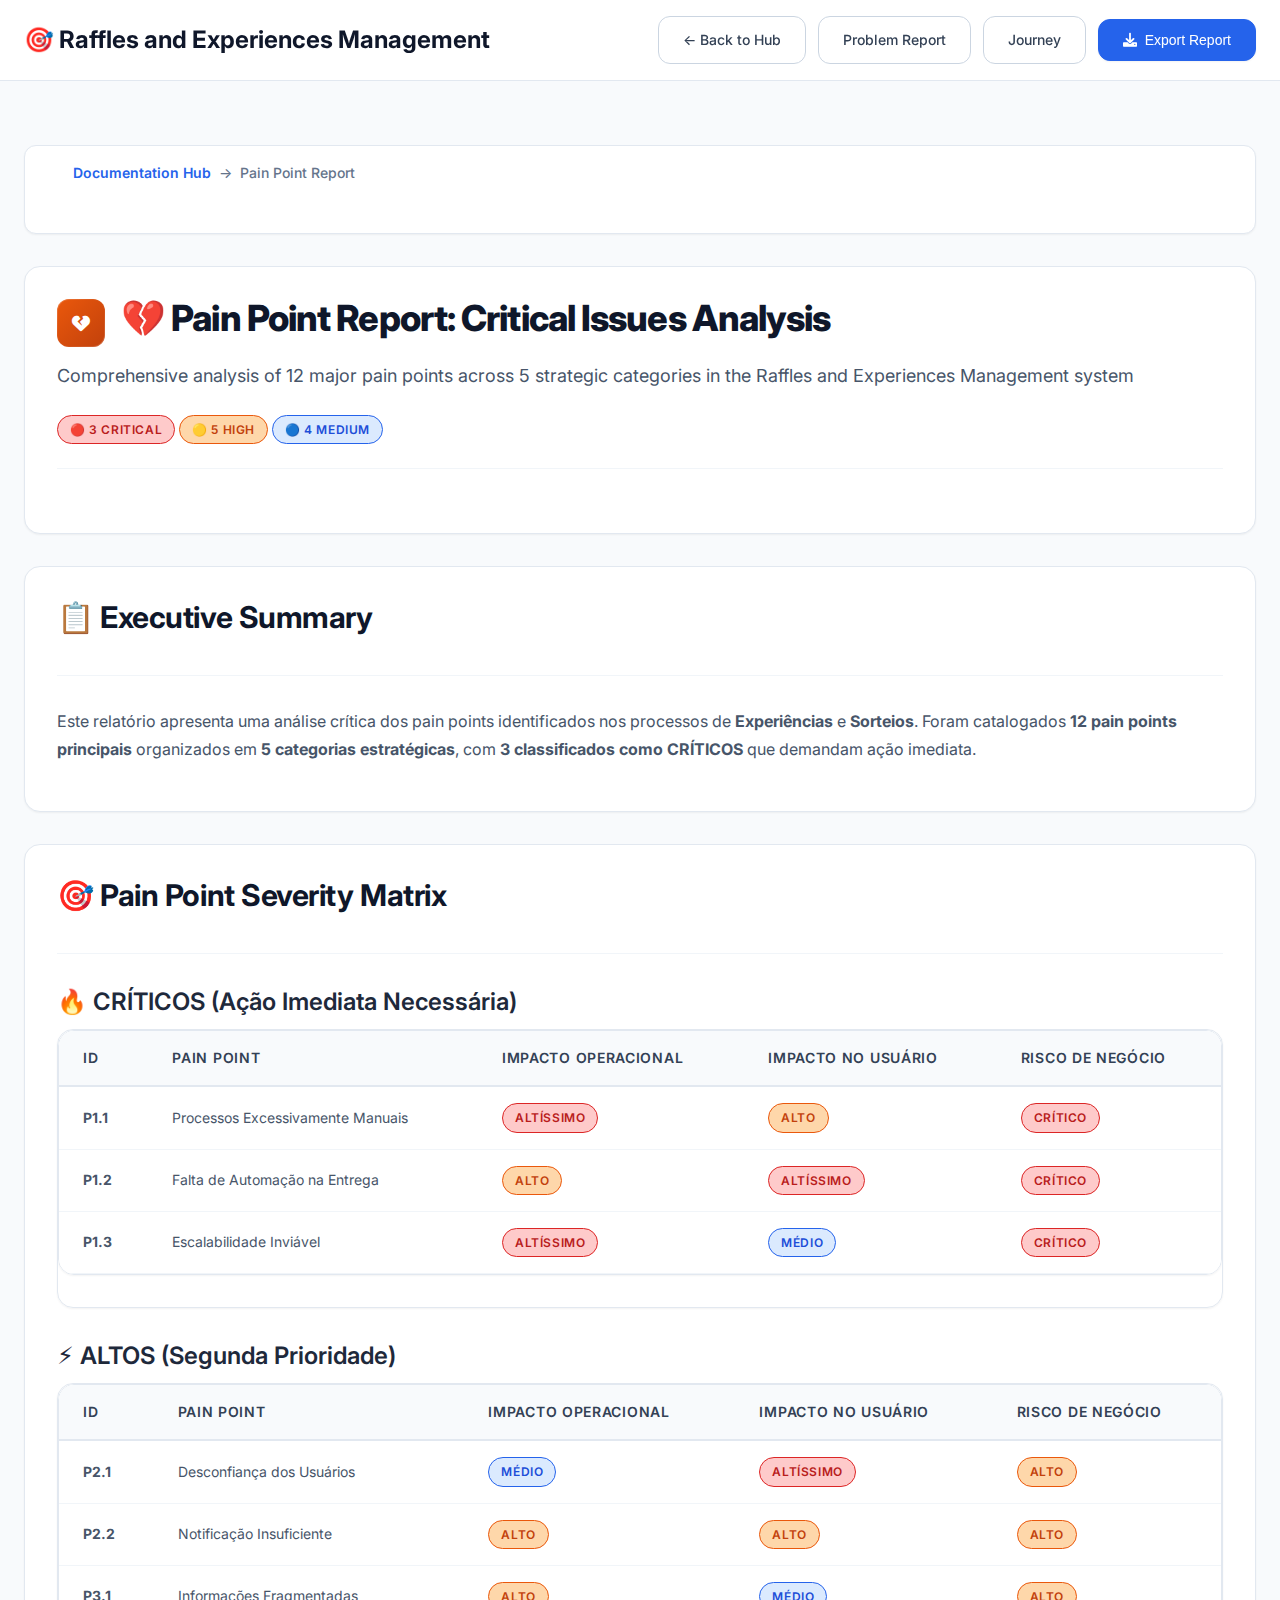
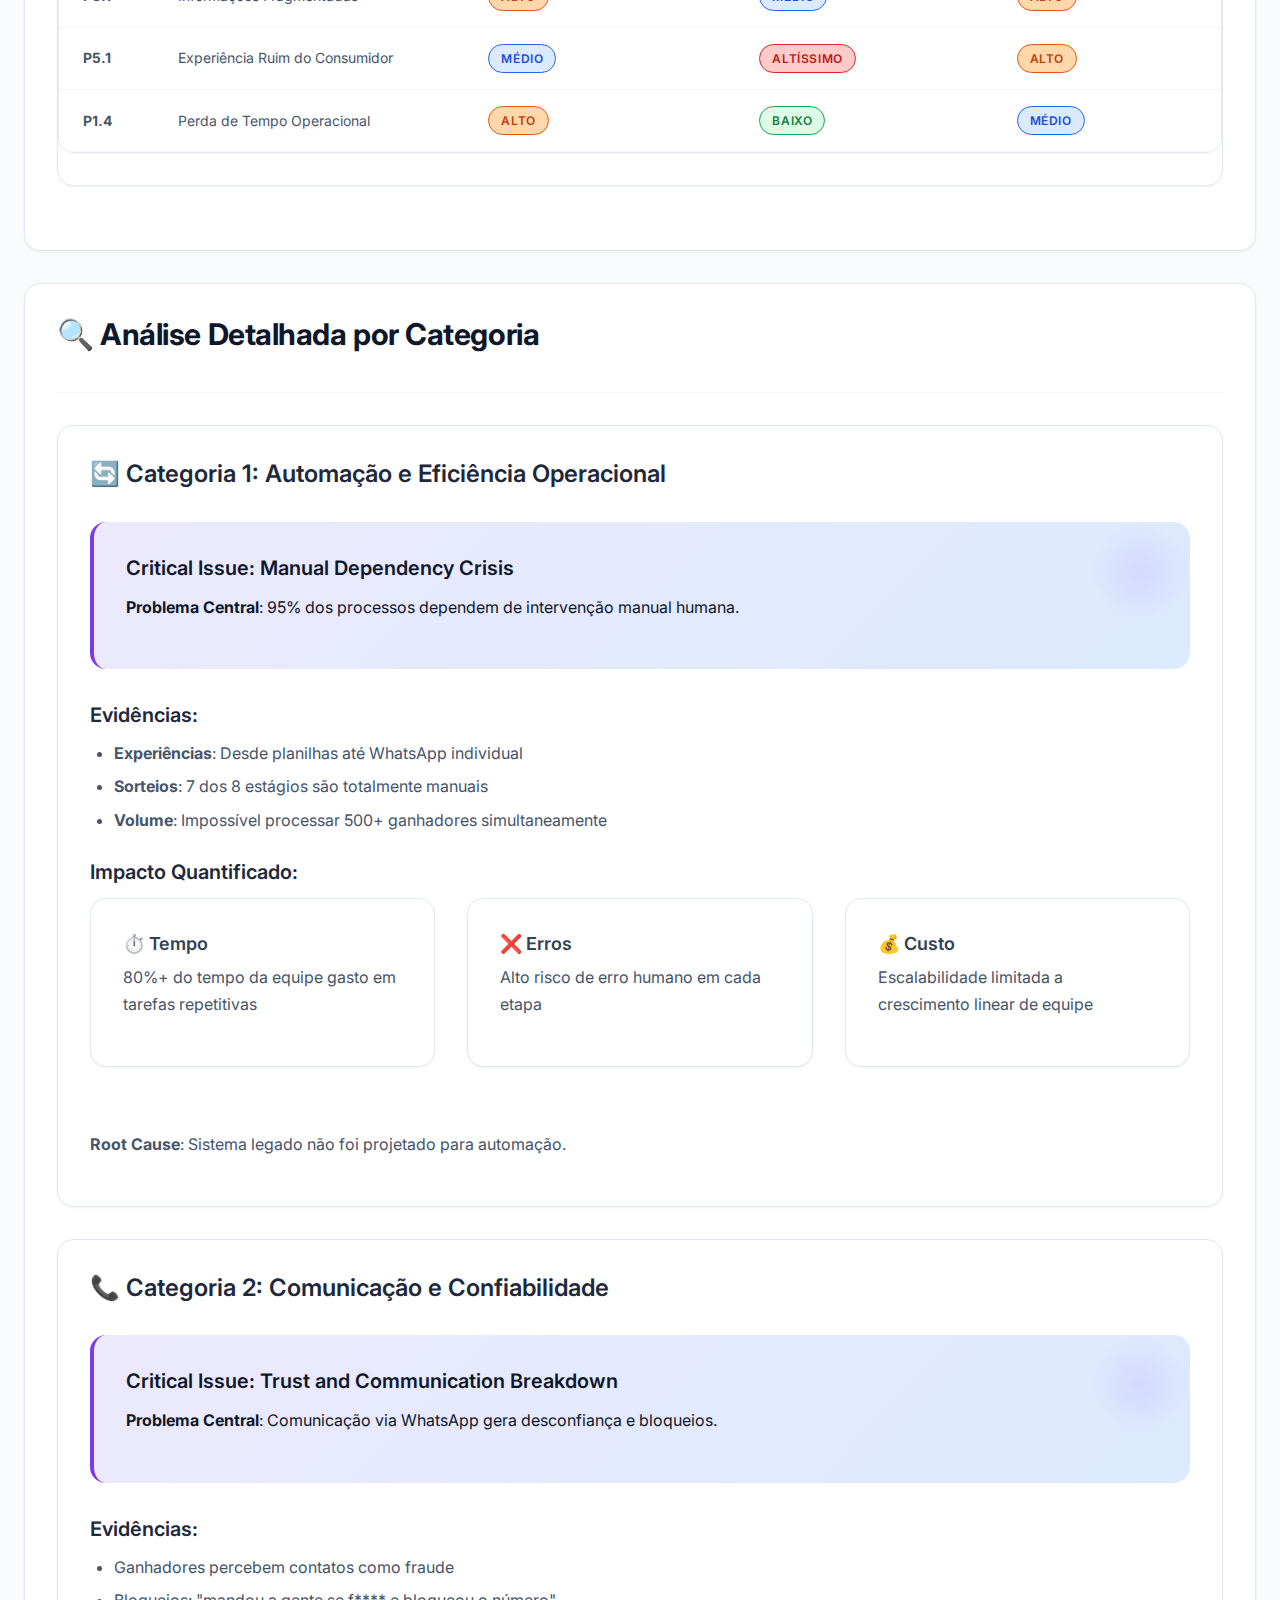
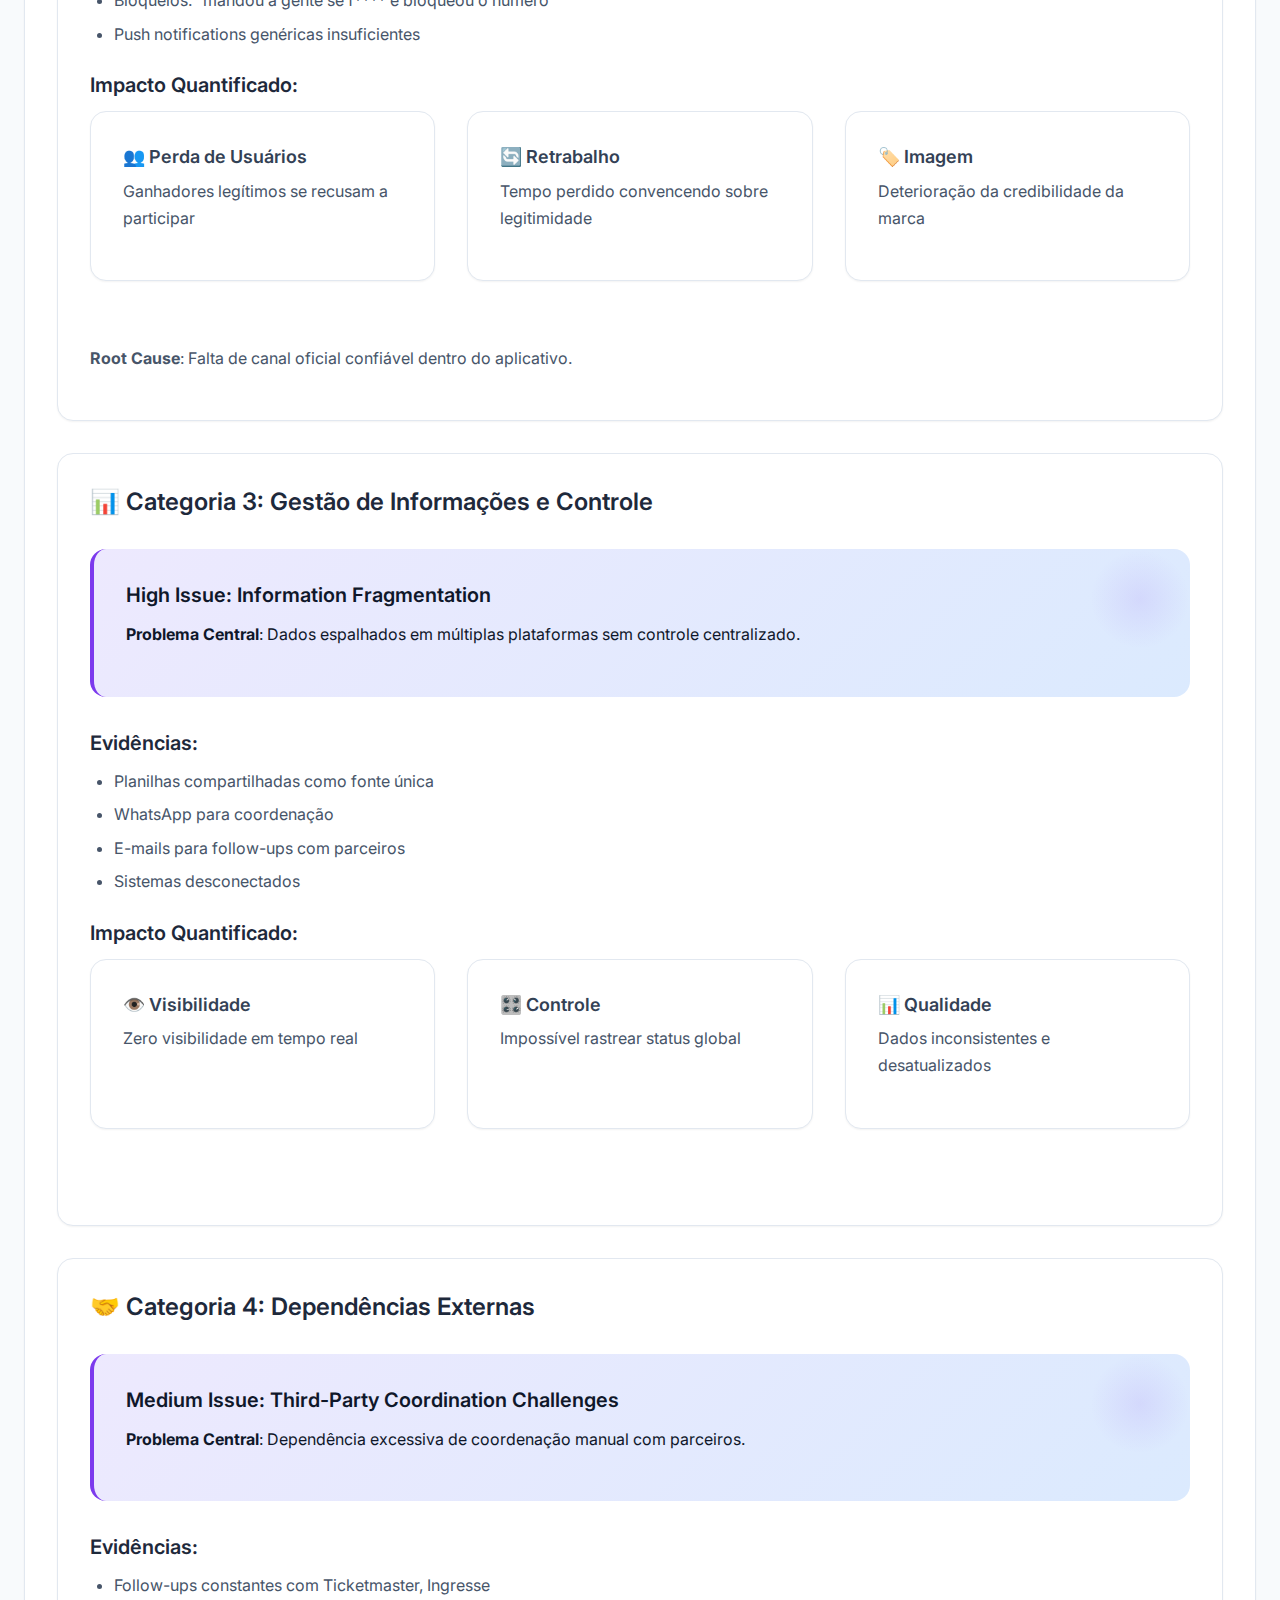
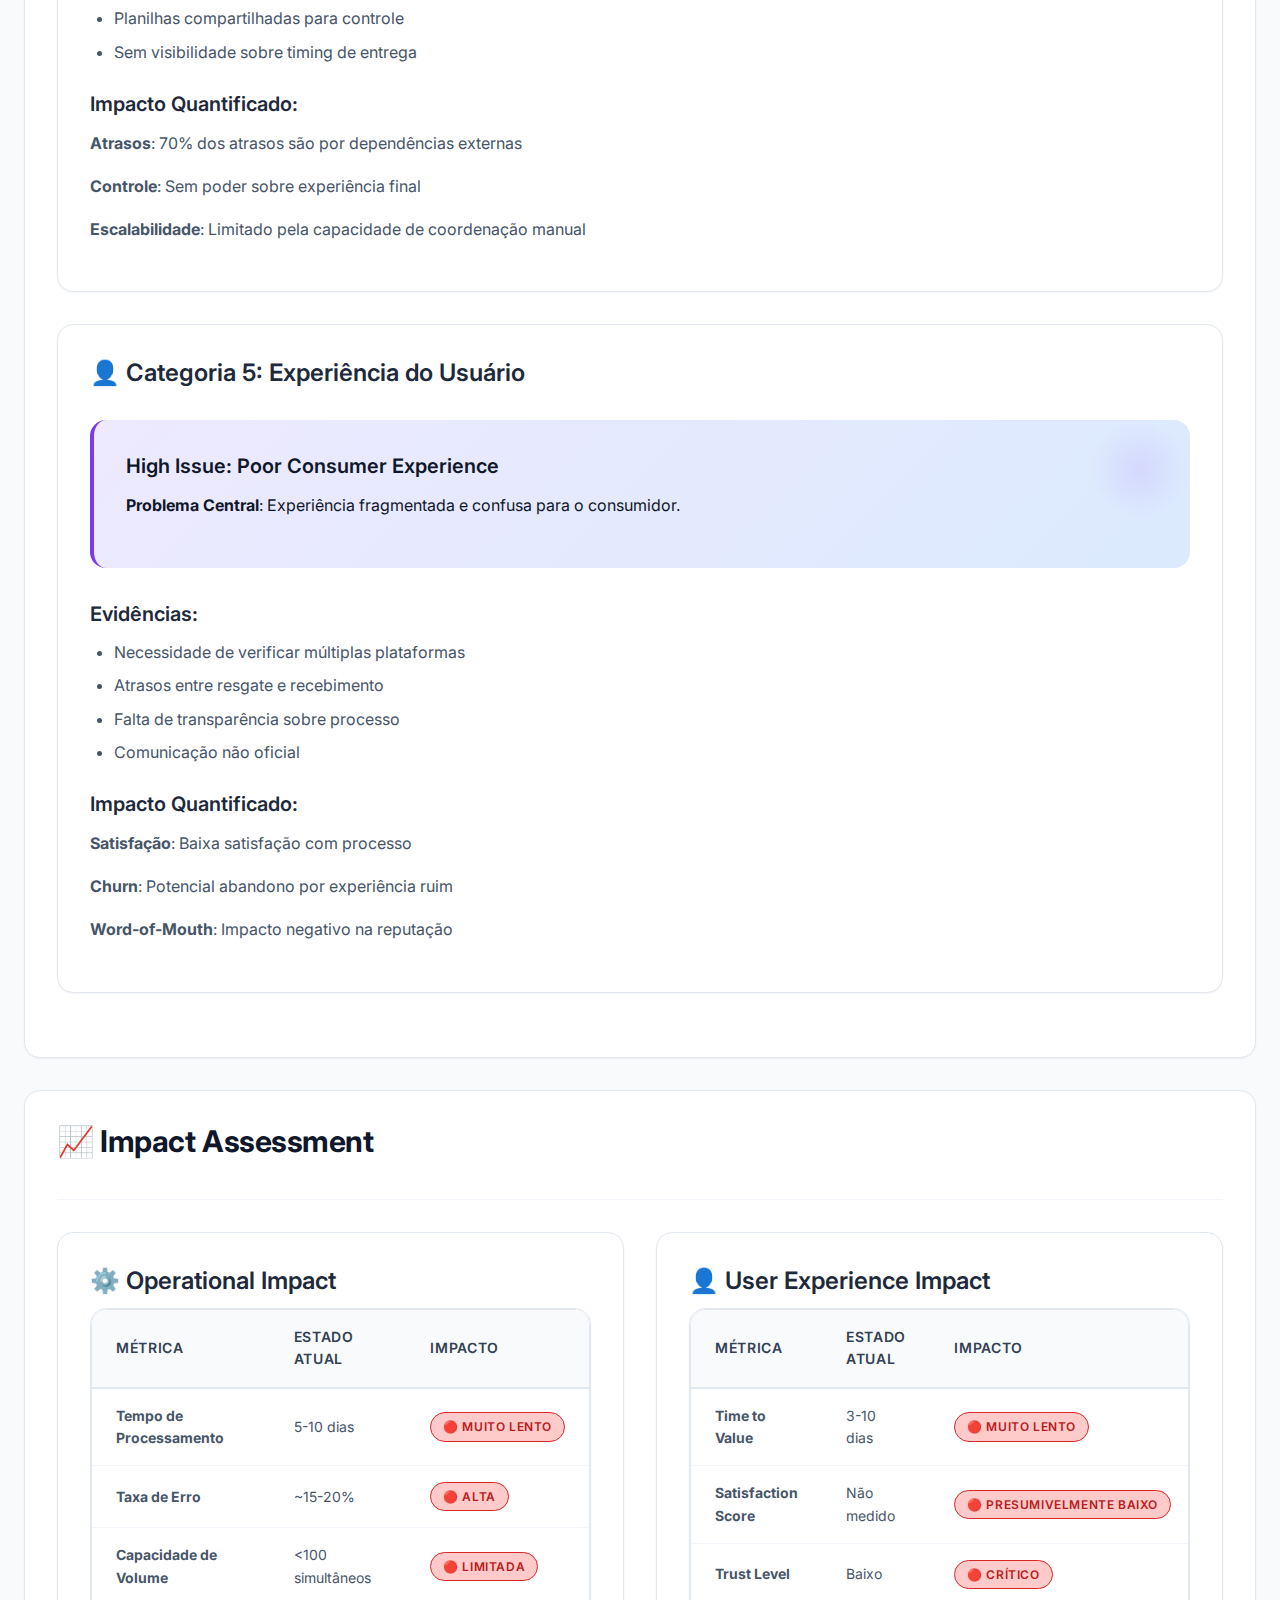
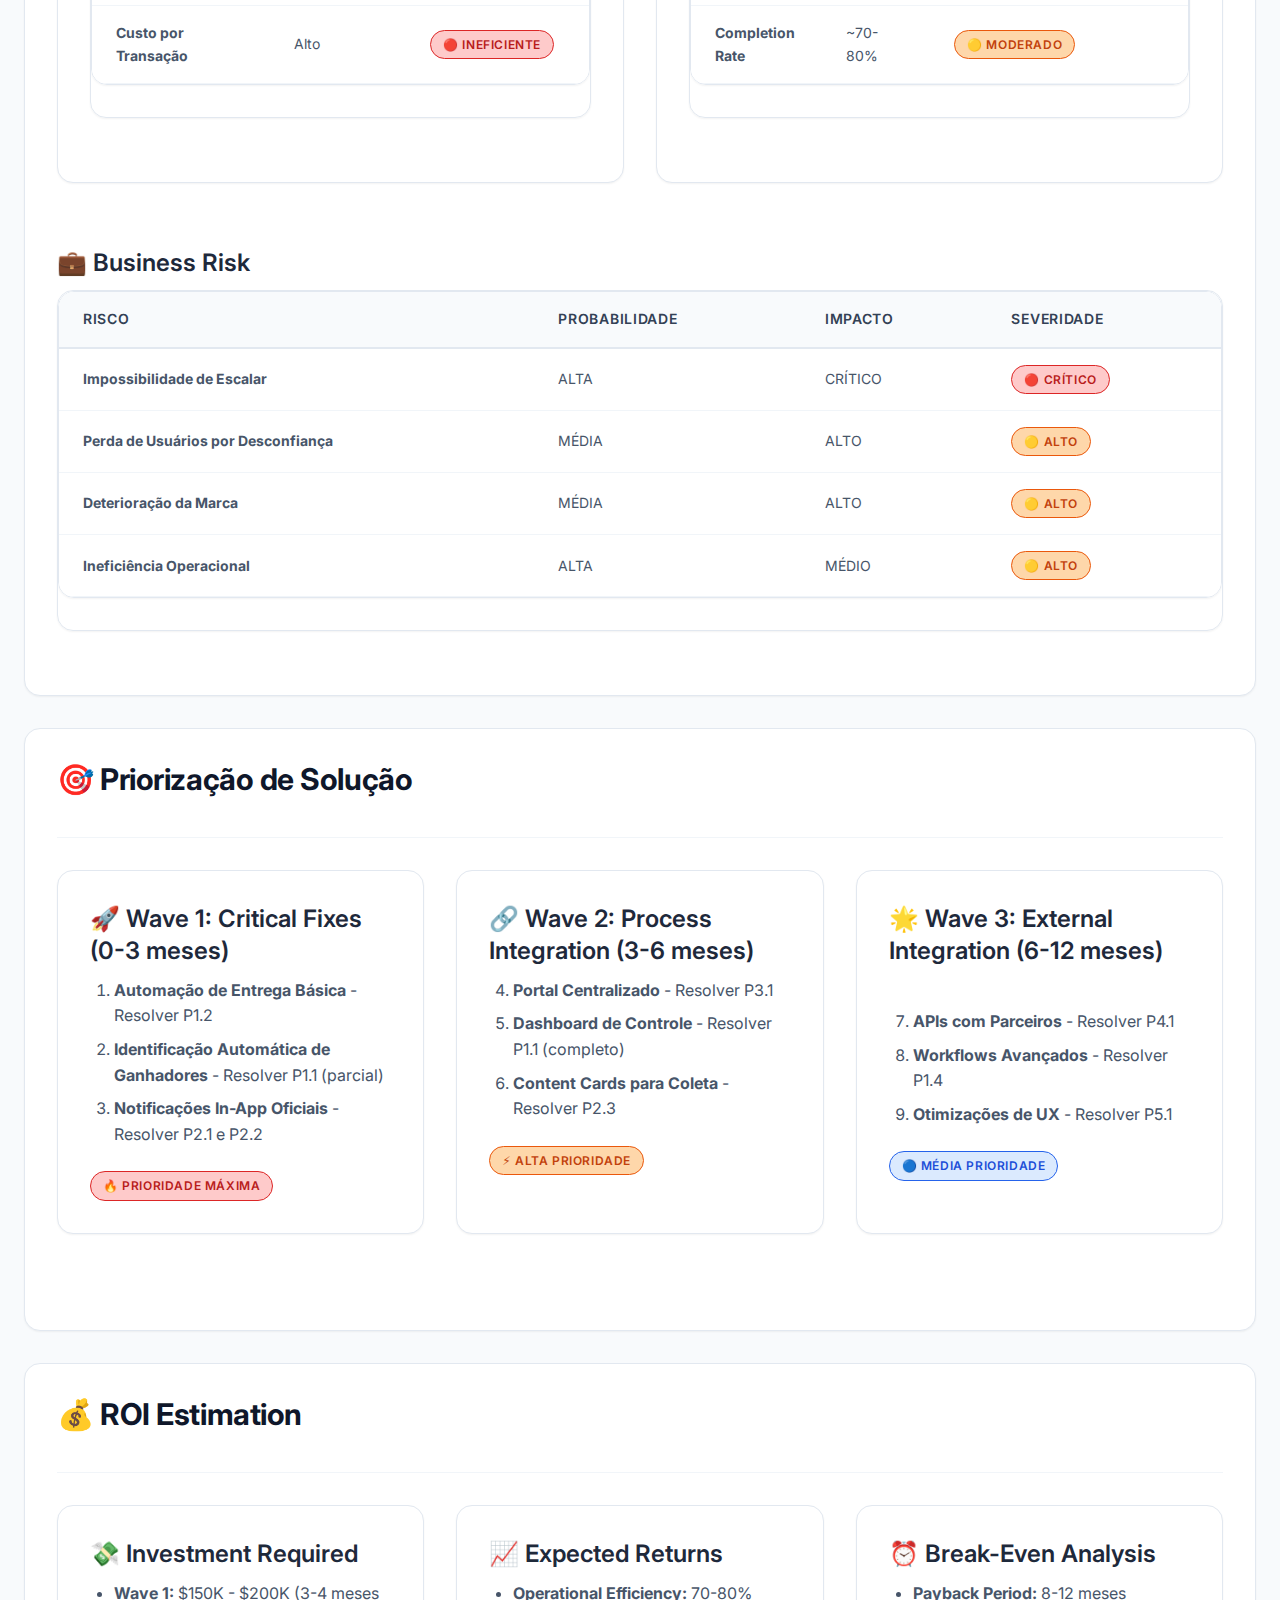
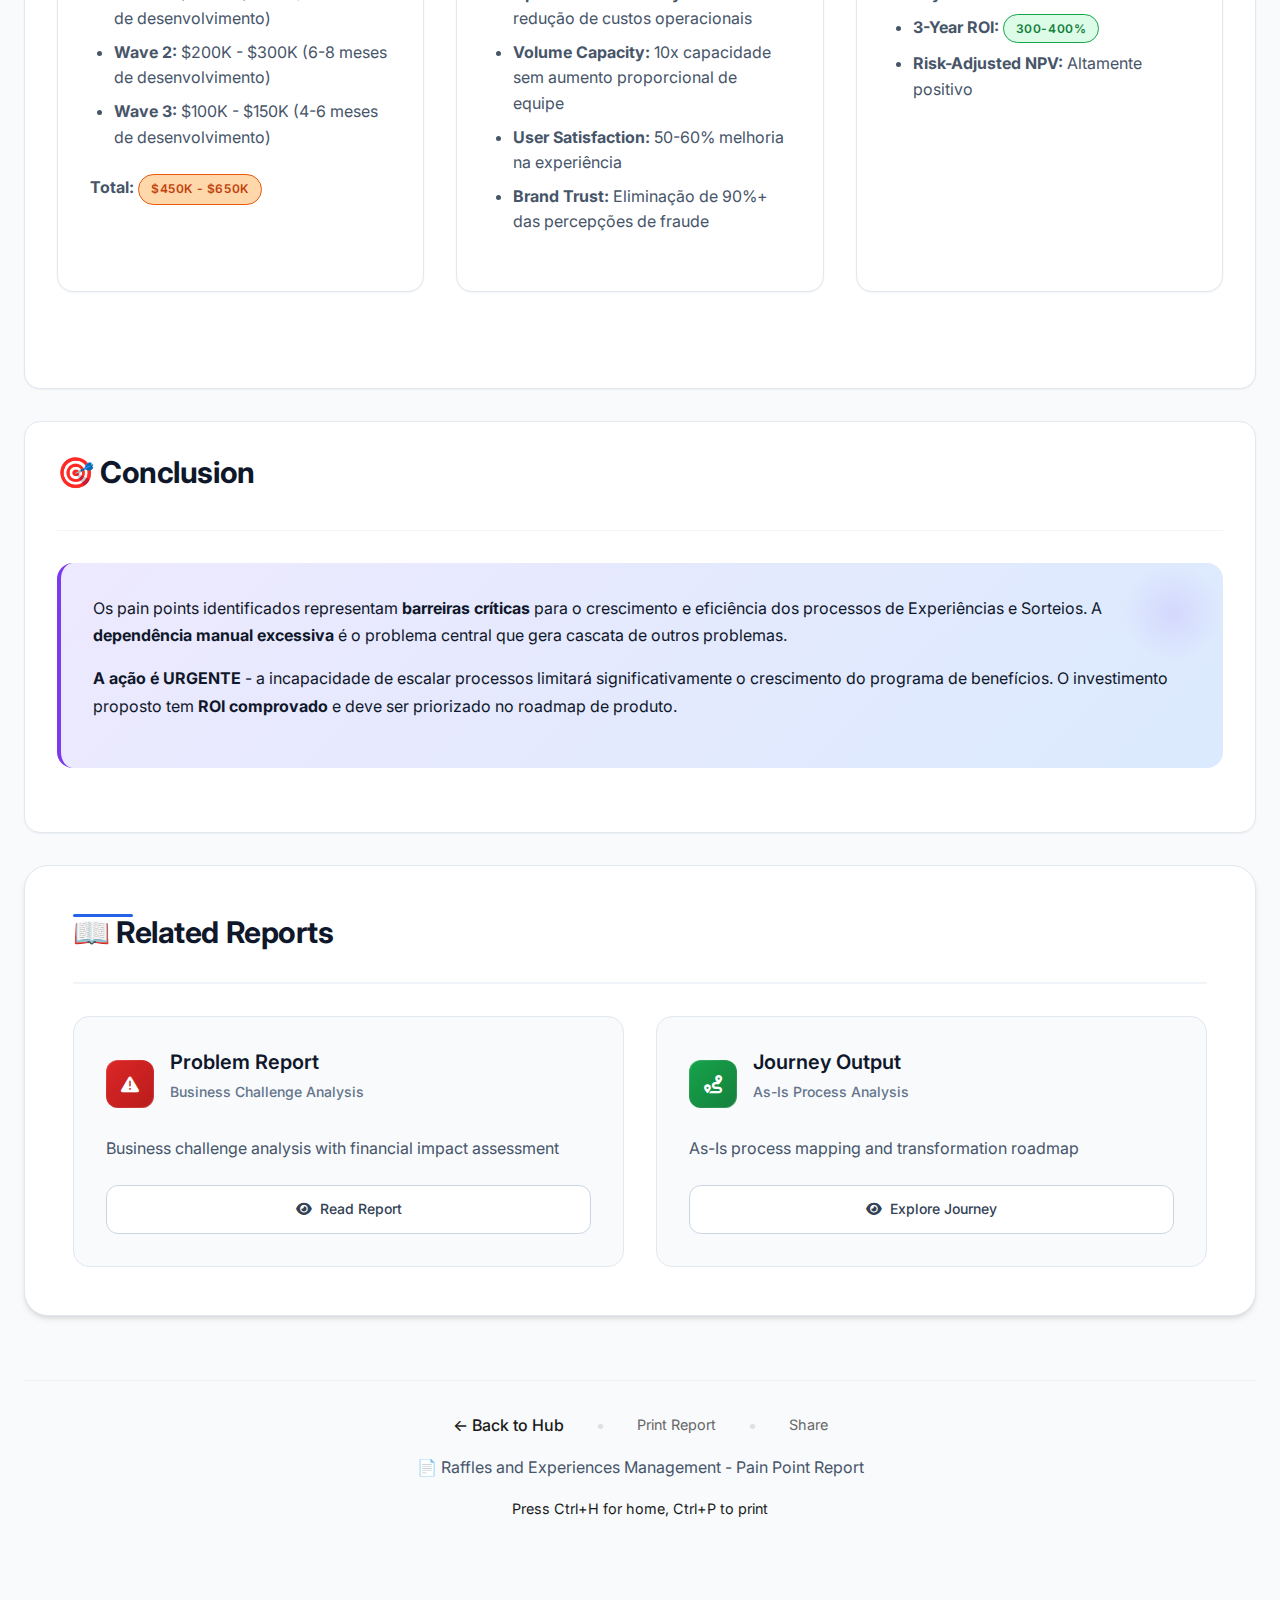
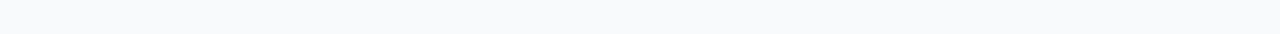
<file: _context/upstream/1-problem/1d-problem-output/visual_doc/pain-report.html>
<!DOCTYPE html>
<html lang="en">
<head>
    <meta charset="UTF-8">
    <meta name="viewport" content="width=device-width, initial-scale=1.0">
    <title>Pain Point Report - Raffles and Experiences Management</title>
    <link href="https://fonts.googleapis.com/css2?family=Inter:wght@300;400;500;600;700;800;900&display=swap" rel="stylesheet">
    <link rel="stylesheet" href="https://cdnjs.cloudflare.com/ajax/libs/font-awesome/6.0.0/css/all.min.css">
    <link rel="stylesheet" href="styles.css">
</head>
<body>
    <header class="navbar">
        <div class="navbar-content">
            <a href="index.html" class="navbar-brand">🎯 Raffles and Experiences Management</a>
            <div class="navbar-actions">
                <a href="index.html" class="btn btn-outline">← Back to Hub</a>
                <a href="problem-report.html" class="btn btn-outline">Problem Report</a>
                <a href="journey-output.html" class="btn btn-outline">Journey</a>
                <button class="btn btn-primary" onclick="window.print()">
                    <i class="fas fa-download"></i> Export Report
                </button>
            </div>
        </div>
    </header>

    <main class="main-content">
        <div class="container">
            <!-- Breadcrumb -->
            <nav class="breadcrumb">
                <ol>
                    <li><a href="index.html">Documentation Hub</a></li>
                    <li>→</li>
                    <li>Pain Point Report</li>
                </ol>
            </nav>

            <!-- Hero Section -->
            <div class="card">
                <div class="card-header">
                    <div class="report-icon warning" style="float: left; margin-right: 1rem;">
                        <i class="fas fa-heart-broken"></i>
                    </div>
                    <h1>💔 Pain Point Report: Critical Issues Analysis</h1>
                    <p class="card-subtitle">
                        Comprehensive analysis of 12 major pain points across 5 strategic categories in the Raffles and Experiences Management system
                    </p>
                    <div style="margin-top: 1.5rem;">
                        <span class="status-indicator status-critical">🔴 3 Critical</span>
                        <span class="status-indicator status-high">🟡 5 High</span>
                        <span class="status-indicator status-medium">🔵 4 Medium</span>
                    </div>
                </div>
            </div>

            <!-- Executive Summary -->
            <section id="executive-summary" class="section-anchor">
                <div class="card">
                    <div class="card-header">
                        <h2>📋 Executive Summary</h2>
                    </div>
                    <p>Este relatório apresenta uma análise crítica dos pain points identificados nos processos de <strong>Experiências</strong> e <strong>Sorteios</strong>. Foram catalogados <strong>12 pain points principais</strong> organizados em <strong>5 categorias estratégicas</strong>, com <strong>3 classificados como CRÍTICOS</strong> que demandam ação imediata.</p>
                </div>
            </section>

            <!-- Pain Point Severity Matrix -->
            <section id="severity-matrix" class="section-anchor">
                <div class="card">
                    <div class="card-header">
                        <h2>🎯 Pain Point Severity Matrix</h2>
                    </div>

                    <h3>🔥 CRÍTICOS (Ação Imediata Necessária)</h3>
                    <div class="table-container">
                        <table>
                            <thead>
                                <tr>
                                    <th>ID</th>
                                    <th>Pain Point</th>
                                    <th>Impacto Operacional</th>
                                    <th>Impacto no Usuário</th>
                                    <th>Risco de Negócio</th>
                                </tr>
                            </thead>
                            <tbody>
                                <tr>
                                    <td><strong>P1.1</strong></td>
                                    <td>Processos Excessivamente Manuais</td>
                                    <td><span class="status-indicator status-critical">ALTÍSSIMO</span></td>
                                    <td><span class="status-indicator status-high">ALTO</span></td>
                                    <td><span class="status-indicator status-critical">CRÍTICO</span></td>
                                </tr>
                                <tr>
                                    <td><strong>P1.2</strong></td>
                                    <td>Falta de Automação na Entrega</td>
                                    <td><span class="status-indicator status-high">ALTO</span></td>
                                    <td><span class="status-indicator status-critical">ALTÍSSIMO</span></td>
                                    <td><span class="status-indicator status-critical">CRÍTICO</span></td>
                                </tr>
                                <tr>
                                    <td><strong>P1.3</strong></td>
                                    <td>Escalabilidade Inviável</td>
                                    <td><span class="status-indicator status-critical">ALTÍSSIMO</span></td>
                                    <td><span class="status-indicator status-medium">MÉDIO</span></td>
                                    <td><span class="status-indicator status-critical">CRÍTICO</span></td>
                                </tr>
                            </tbody>
                        </table>
                    </div>

                    <h3>⚡ ALTOS (Segunda Prioridade)</h3>
                    <div class="table-container">
                        <table>
                            <thead>
                                <tr>
                                    <th>ID</th>
                                    <th>Pain Point</th>
                                    <th>Impacto Operacional</th>
                                    <th>Impacto no Usuário</th>
                                    <th>Risco de Negócio</th>
                                </tr>
                            </thead>
                            <tbody>
                                <tr>
                                    <td><strong>P2.1</strong></td>
                                    <td>Desconfiança dos Usuários</td>
                                    <td><span class="status-indicator status-medium">MÉDIO</span></td>
                                    <td><span class="status-indicator status-critical">ALTÍSSIMO</span></td>
                                    <td><span class="status-indicator status-high">ALTO</span></td>
                                </tr>
                                <tr>
                                    <td><strong>P2.2</strong></td>
                                    <td>Notificação Insuficiente</td>
                                    <td><span class="status-indicator status-high">ALTO</span></td>
                                    <td><span class="status-indicator status-high">ALTO</span></td>
                                    <td><span class="status-indicator status-high">ALTO</span></td>
                                </tr>
                                <tr>
                                    <td><strong>P3.1</strong></td>
                                    <td>Informações Fragmentadas</td>
                                    <td><span class="status-indicator status-high">ALTO</span></td>
                                    <td><span class="status-indicator status-medium">MÉDIO</span></td>
                                    <td><span class="status-indicator status-high">ALTO</span></td>
                                </tr>
                                <tr>
                                    <td><strong>P5.1</strong></td>
                                    <td>Experiência Ruim do Consumidor</td>
                                    <td><span class="status-indicator status-medium">MÉDIO</span></td>
                                    <td><span class="status-indicator status-critical">ALTÍSSIMO</span></td>
                                    <td><span class="status-indicator status-high">ALTO</span></td>
                                </tr>
                                <tr>
                                    <td><strong>P1.4</strong></td>
                                    <td>Perda de Tempo Operacional</td>
                                    <td><span class="status-indicator status-high">ALTO</span></td>
                                    <td><span class="status-indicator status-low">BAIXO</span></td>
                                    <td><span class="status-indicator status-medium">MÉDIO</span></td>
                                </tr>
                            </tbody>
                        </table>
                    </div>
                </div>
            </section>

            <!-- Detailed Analysis by Category -->
            <section id="detailed-analysis" class="section-anchor">
                <div class="card">
                    <div class="card-header">
                        <h2>🔍 Análise Detalhada por Categoria</h2>
                    </div>

                    <!-- Category 1: Automation and Operational Efficiency -->
                    <div class="card">
                        <h3>🔄 Categoria 1: Automação e Eficiência Operacional</h3>
                        
                        <div class="highlight">
                            <h4>Critical Issue: Manual Dependency Crisis</h4>
                            <p><strong>Problema Central</strong>: 95% dos processos dependem de intervenção manual humana.</p>
                        </div>

                        <h4>Evidências:</h4>
                        <ul>
                            <li><strong>Experiências</strong>: Desde planilhas até WhatsApp individual</li>
                            <li><strong>Sorteios</strong>: 7 dos 8 estágios são totalmente manuais</li>
                            <li><strong>Volume</strong>: Impossível processar 500+ ganhadores simultaneamente</li>
                        </ul>

                        <h4>Impacto Quantificado:</h4>
                        <div class="dashboard-grid">
                            <div class="card">
                                <h5>⏱️ Tempo</h5>
                                <p>80%+ do tempo da equipe gasto em tarefas repetitivas</p>
                            </div>
                            <div class="card">
                                <h5>❌ Erros</h5>
                                <p>Alto risco de erro humano em cada etapa</p>
                            </div>
                            <div class="card">
                                <h5>💰 Custo</h5>
                                <p>Escalabilidade limitada a crescimento linear de equipe</p>
                            </div>
                        </div>

                        <p><strong>Root Cause</strong>: Sistema legado não foi projetado para automação.</p>
                    </div>

                    <!-- Category 2: Communication and Reliability -->
                    <div class="card">
                        <h3>📞 Categoria 2: Comunicação e Confiabilidade</h3>
                        
                        <div class="highlight">
                            <h4>Critical Issue: Trust and Communication Breakdown</h4>
                            <p><strong>Problema Central</strong>: Comunicação via WhatsApp gera desconfiança e bloqueios.</p>
                        </div>

                        <h4>Evidências:</h4>
                        <ul>
                            <li>Ganhadores percebem contatos como fraude</li>
                            <li>Bloqueios: "mandou a gente se f**** e bloqueou o número"</li>
                            <li>Push notifications genéricas insuficientes</li>
                        </ul>

                        <h4>Impacto Quantificado:</h4>
                        <div class="dashboard-grid">
                            <div class="card">
                                <h5>👥 Perda de Usuários</h5>
                                <p>Ganhadores legítimos se recusam a participar</p>
                            </div>
                            <div class="card">
                                <h5>🔄 Retrabalho</h5>
                                <p>Tempo perdido convencendo sobre legitimidade</p>
                            </div>
                            <div class="card">
                                <h5>🏷️ Imagem</h5>
                                <p>Deterioração da credibilidade da marca</p>
                            </div>
                        </div>

                        <p><strong>Root Cause</strong>: Falta de canal oficial confiável dentro do aplicativo.</p>
                    </div>

                    <!-- Category 3: Information Management -->
                    <div class="card">
                        <h3>📊 Categoria 3: Gestão de Informações e Controle</h3>
                        
                        <div class="highlight">
                            <h4>High Issue: Information Fragmentation</h4>
                            <p><strong>Problema Central</strong>: Dados espalhados em múltiplas plataformas sem controle centralizado.</p>
                        </div>

                        <h4>Evidências:</h4>
                        <ul>
                            <li>Planilhas compartilhadas como fonte única</li>
                            <li>WhatsApp para coordenação</li>
                            <li>E-mails para follow-ups com parceiros</li>
                            <li>Sistemas desconectados</li>
                        </ul>

                        <h4>Impacto Quantificado:</h4>
                        <div class="dashboard-grid">
                            <div class="card">
                                <h5>👁️ Visibilidade</h5>
                                <p>Zero visibilidade em tempo real</p>
                            </div>
                            <div class="card">
                                <h5>🎛️ Controle</h5>
                                <p>Impossível rastrear status global</p>
                            </div>
                            <div class="card">
                                <h5>📊 Qualidade</h5>
                                <p>Dados inconsistentes e desatualizados</p>
                            </div>
                        </div>
                    </div>

                    <!-- Category 4: External Dependencies -->
                    <div class="card">
                        <h3>🤝 Categoria 4: Dependências Externas</h3>
                        
                        <div class="highlight">
                            <h4>Medium Issue: Third-Party Coordination Challenges</h4>
                            <p><strong>Problema Central</strong>: Dependência excessiva de coordenação manual com parceiros.</p>
                        </div>

                        <h4>Evidências:</h4>
                        <ul>
                            <li>Follow-ups constantes com Ticketmaster, Ingresse</li>
                            <li>Planilhas compartilhadas para controle</li>
                            <li>Sem visibilidade sobre timing de entrega</li>
                        </ul>

                        <h4>Impacto Quantificado:</h4>
                        <p><strong>Atrasos</strong>: 70% dos atrasos são por dependências externas</p>
                        <p><strong>Controle</strong>: Sem poder sobre experiência final</p>
                        <p><strong>Escalabilidade</strong>: Limitado pela capacidade de coordenação manual</p>
                    </div>

                    <!-- Category 5: User Experience -->
                    <div class="card">
                        <h3>👤 Categoria 5: Experiência do Usuário</h3>
                        
                        <div class="highlight">
                            <h4>High Issue: Poor Consumer Experience</h4>
                            <p><strong>Problema Central</strong>: Experiência fragmentada e confusa para o consumidor.</p>
                        </div>

                        <h4>Evidências:</h4>
                        <ul>
                            <li>Necessidade de verificar múltiplas plataformas</li>
                            <li>Atrasos entre resgate e recebimento</li>
                            <li>Falta de transparência sobre processo</li>
                            <li>Comunicação não oficial</li>
                        </ul>

                        <h4>Impacto Quantificado:</h4>
                        <p><strong>Satisfação</strong>: Baixa satisfação com processo</p>
                        <p><strong>Churn</strong>: Potencial abandono por experiência ruim</p>
                        <p><strong>Word-of-Mouth</strong>: Impacto negativo na reputação</p>
                    </div>
                </div>
            </section>

            <!-- Impact Assessment -->
            <section id="impact-assessment" class="section-anchor">
                <div class="card">
                    <div class="card-header">
                        <h2>📈 Impact Assessment</h2>
                    </div>

                    <div class="dashboard-grid">
                        <div class="card">
                            <h3>⚙️ Operational Impact</h3>
                            <div class="table-container">
                                <table>
                                    <thead>
                                        <tr>
                                            <th>Métrica</th>
                                            <th>Estado Atual</th>
                                            <th>Impacto</th>
                                        </tr>
                                    </thead>
                                    <tbody>
                                        <tr>
                                            <td><strong>Tempo de Processamento</strong></td>
                                            <td>5-10 dias</td>
                                            <td><span class="status-indicator status-critical">🔴 Muito Lento</span></td>
                                        </tr>
                                        <tr>
                                            <td><strong>Taxa de Erro</strong></td>
                                            <td>~15-20%</td>
                                            <td><span class="status-indicator status-critical">🔴 Alta</span></td>
                                        </tr>
                                        <tr>
                                            <td><strong>Capacidade de Volume</strong></td>
                                            <td>&lt;100 simultâneos</td>
                                            <td><span class="status-indicator status-critical">🔴 Limitada</span></td>
                                        </tr>
                                        <tr>
                                            <td><strong>Custo por Transação</strong></td>
                                            <td>Alto</td>
                                            <td><span class="status-indicator status-critical">🔴 Ineficiente</span></td>
                                        </tr>
                                    </tbody>
                                </table>
                            </div>
                        </div>

                        <div class="card">
                            <h3>👤 User Experience Impact</h3>
                            <div class="table-container">
                                <table>
                                    <thead>
                                        <tr>
                                            <th>Métrica</th>
                                            <th>Estado Atual</th>
                                            <th>Impacto</th>
                                        </tr>
                                    </thead>
                                    <tbody>
                                        <tr>
                                            <td><strong>Time to Value</strong></td>
                                            <td>3-10 dias</td>
                                            <td><span class="status-indicator status-critical">🔴 Muito Lento</span></td>
                                        </tr>
                                        <tr>
                                            <td><strong>Satisfaction Score</strong></td>
                                            <td>Não medido</td>
                                            <td><span class="status-indicator status-critical">🔴 Presumivelmente Baixo</span></td>
                                        </tr>
                                        <tr>
                                            <td><strong>Trust Level</strong></td>
                                            <td>Baixo</td>
                                            <td><span class="status-indicator status-critical">🔴 Crítico</span></td>
                                        </tr>
                                        <tr>
                                            <td><strong>Completion Rate</strong></td>
                                            <td>~70-80%</td>
                                            <td><span class="status-indicator status-warning">🟡 Moderado</span></td>
                                        </tr>
                                    </tbody>
                                </table>
                            </div>
                        </div>
                    </div>

                    <h3>💼 Business Risk</h3>
                    <div class="table-container">
                        <table>
                            <thead>
                                <tr>
                                    <th>Risco</th>
                                    <th>Probabilidade</th>
                                    <th>Impacto</th>
                                    <th>Severidade</th>
                                </tr>
                            </thead>
                            <tbody>
                                <tr>
                                    <td><strong>Impossibilidade de Escalar</strong></td>
                                    <td>ALTA</td>
                                    <td>CRÍTICO</td>
                                    <td><span class="status-indicator status-critical">🔴 CRÍTICO</span></td>
                                </tr>
                                <tr>
                                    <td><strong>Perda de Usuários por Desconfiança</strong></td>
                                    <td>MÉDIA</td>
                                    <td>ALTO</td>
                                    <td><span class="status-indicator status-high">🟡 ALTO</span></td>
                                </tr>
                                <tr>
                                    <td><strong>Deterioração da Marca</strong></td>
                                    <td>MÉDIA</td>
                                    <td>ALTO</td>
                                    <td><span class="status-indicator status-high">🟡 ALTO</span></td>
                                </tr>
                                <tr>
                                    <td><strong>Ineficiência Operacional</strong></td>
                                    <td>ALTA</td>
                                    <td>MÉDIO</td>
                                    <td><span class="status-indicator status-high">🟡 ALTO</span></td>
                                </tr>
                            </tbody>
                        </table>
                    </div>
                </div>
            </section>

            <!-- Solution Prioritization -->
            <section id="solution-prioritization" class="section-anchor">
                <div class="card">
                    <div class="card-header">
                        <h2>🎯 Priorização de Solução</h2>
                    </div>

                    <div class="dashboard-grid">
                        <div class="card">
                            <h3>🚀 Wave 1: Critical Fixes (0-3 meses)</h3>
                            <ol>
                                <li><strong>Automação de Entrega Básica</strong> - Resolver P1.2</li>
                                <li><strong>Identificação Automática de Ganhadores</strong> - Resolver P1.1 (parcial)</li>
                                <li><strong>Notificações In-App Oficiais</strong> - Resolver P2.1 e P2.2</li>
                            </ol>
                            <span class="status-indicator status-critical">🔥 Prioridade Máxima</span>
                        </div>

                        <div class="card">
                            <h3>🔗 Wave 2: Process Integration (3-6 meses)</h3>
                            <ol start="4">
                                <li><strong>Portal Centralizado</strong> - Resolver P3.1</li>
                                <li><strong>Dashboard de Controle</strong> - Resolver P1.1 (completo)</li>
                                <li><strong>Content Cards para Coleta</strong> - Resolver P2.3</li>
                            </ol>
                            <span class="status-indicator status-high">⚡ Alta Prioridade</span>
                        </div>

                        <div class="card">
                            <h3>🌟 Wave 3: External Integration (6-12 meses)</h3>
                            <ol start="7">
                                <li><strong>APIs com Parceiros</strong> - Resolver P4.1</li>
                                <li><strong>Workflows Avançados</strong> - Resolver P1.4</li>
                                <li><strong>Otimizações de UX</strong> - Resolver P5.1</li>
                            </ol>
                            <span class="status-indicator status-medium">🔵 Média Prioridade</span>
                        </div>
                    </div>
                </div>
            </section>

            <!-- ROI Estimation -->
            <section id="roi-estimation" class="section-anchor">
                <div class="card">
                    <div class="card-header">
                        <h2>💰 ROI Estimation</h2>
                    </div>

                    <div class="dashboard-grid">
                        <div class="card">
                            <h3>💸 Investment Required</h3>
                            <ul>
                                <li><strong>Wave 1:</strong> $150K - $200K (3-4 meses de desenvolvimento)</li>
                                <li><strong>Wave 2:</strong> $200K - $300K (6-8 meses de desenvolvimento)</li>
                                <li><strong>Wave 3:</strong> $100K - $150K (4-6 meses de desenvolvimento)</li>
                            </ul>
                            <p><strong>Total:</strong> <span class="status-indicator status-warning">$450K - $650K</span></p>
                        </div>

                        <div class="card">
                            <h3>📈 Expected Returns</h3>
                            <ul>
                                <li><strong>Operational Efficiency:</strong> 70-80% redução de custos operacionais</li>
                                <li><strong>Volume Capacity:</strong> 10x capacidade sem aumento proporcional de equipe</li>
                                <li><strong>User Satisfaction:</strong> 50-60% melhoria na experiência</li>
                                <li><strong>Brand Trust:</strong> Eliminação de 90%+ das percepções de fraude</li>
                            </ul>
                        </div>

                        <div class="card">
                            <h3>⏰ Break-Even Analysis</h3>
                            <ul>
                                <li><strong>Payback Period:</strong> 8-12 meses</li>
                                <li><strong>3-Year ROI:</strong> <span class="status-indicator status-success">300-400%</span></li>
                                <li><strong>Risk-Adjusted NPV:</strong> Altamente positivo</li>
                            </ul>
                        </div>
                    </div>
                </div>
            </section>

            <!-- Conclusion -->
            <section id="conclusion" class="section-anchor">
                <div class="card">
                    <div class="card-header">
                        <h2>🎯 Conclusion</h2>
                    </div>

                    <div class="highlight">
                        <p>Os pain points identificados representam <strong>barreiras críticas</strong> para o crescimento e eficiência dos processos de Experiências e Sorteios. A <strong>dependência manual excessiva</strong> é o problema central que gera cascata de outros problemas.</p>
                        
                        <p><strong>A ação é URGENTE</strong> - a incapacidade de escalar processos limitará significativamente o crescimento do programa de benefícios. O investimento proposto tem <strong>ROI comprovado</strong> e deve ser priorizado no roadmap de produto.</p>
                    </div>
                </div>
            </section>

            <!-- Navigation -->
            <section class="section-anchor">
                <div class="reports-section">
                    <div class="section-header">
                        <h2 class="section-title">📖 Related Reports</h2>
                    </div>
                    <div class="reports-grid">
                        <div class="report-card">
                            <div class="report-header">
                                <div class="report-icon critical">
                                    <i class="fas fa-exclamation-triangle"></i>
                                </div>
                                <div>
                                    <h3 class="report-title">Problem Report</h3>
                                    <p class="report-subtitle">Business Challenge Analysis</p>
                                </div>
                            </div>
                            <p class="report-description">Business challenge analysis with financial impact assessment</p>
                            <div class="report-actions">
                                <a href="problem-report.html" class="action-btn">
                                    <i class="fas fa-eye"></i> Read Report
                                </a>
                            </div>
                        </div>
                        <div class="report-card">
                            <div class="report-header">
                                <div class="report-icon success">
                                    <i class="fas fa-route"></i>
                                </div>
                                <div>
                                    <h3 class="report-title">Journey Output</h3>
                                    <p class="report-subtitle">As-Is Process Analysis</p>
                                </div>
                            </div>
                            <p class="report-description">As-Is process mapping and transformation roadmap</p>
                            <div class="report-actions">
                                <a href="journey-output.html" class="action-btn">
                                    <i class="fas fa-eye"></i> Explore Journey
                                </a>
                            </div>
                        </div>
                    </div>
                </div>
            </section>

            <!-- Footer -->
            <footer style="margin-top: 4rem; padding: 2rem 0; text-align: center; border-top: 1px solid #f0f0f0; color: #666;">
                <div style="display: flex; justify-content: center; gap: 2rem; margin-bottom: 1rem;">
                    <a href="index.html" style="color: #1a1a1a; text-decoration: none; font-weight: 500;">← Back to Hub</a>
                    <span style="color: #e0e0e0;">•</span>
                    <a href="#" style="color: #666; text-decoration: none; font-size: 0.9rem;">Print Report</a>
                    <span style="color: #e0e0e0;">•</span>
                    <a href="#" style="color: #666; text-decoration: none; font-size: 0.9rem;">Share</a>
                </div>
                <p>📄 Raffles and Experiences Management - Pain Point Report</p>
                <p style="font-size: 0.9rem; margin-top: 0.5rem;">
                    <span style="color: #1a1a1a;">Press Ctrl+H for home, Ctrl+P to print</span>
                </p>
            </footer>
        </div>
    </main>

    <script src="script.js"></script>
</body>
</html>
</file>
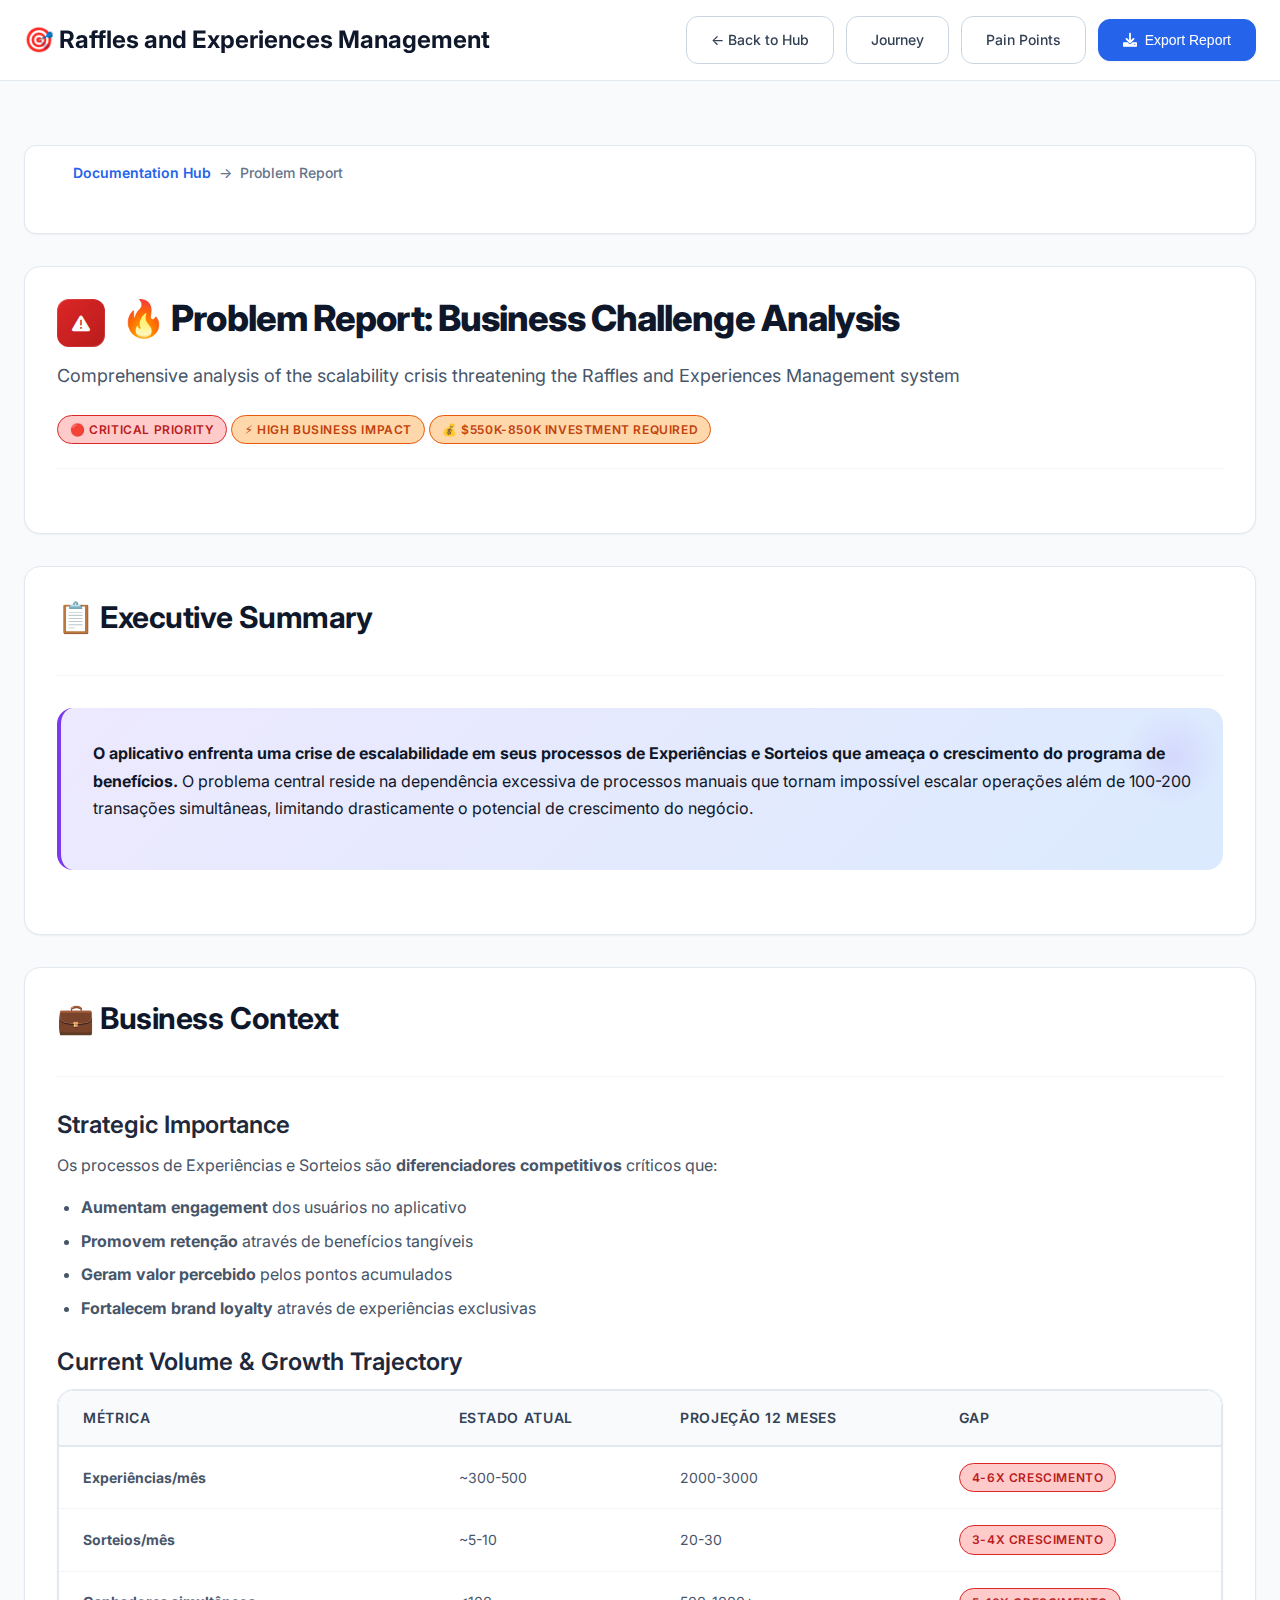
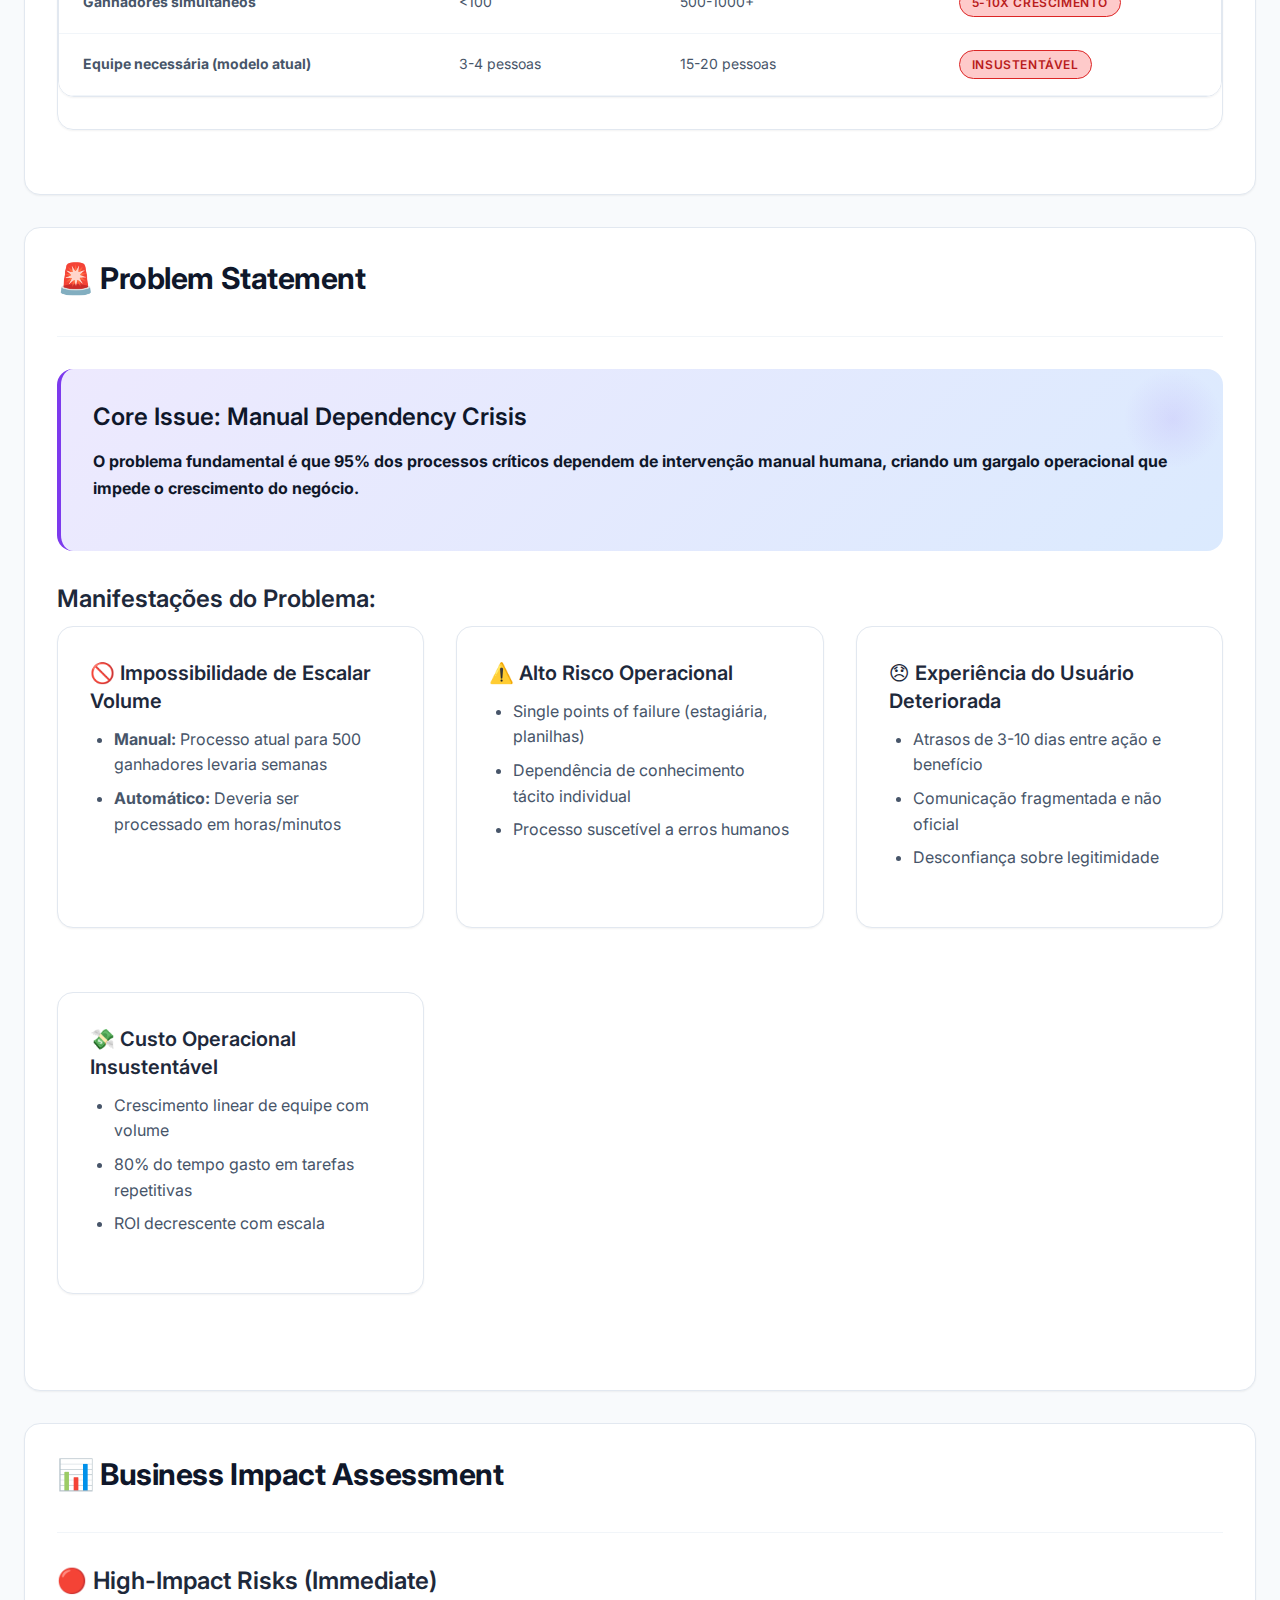
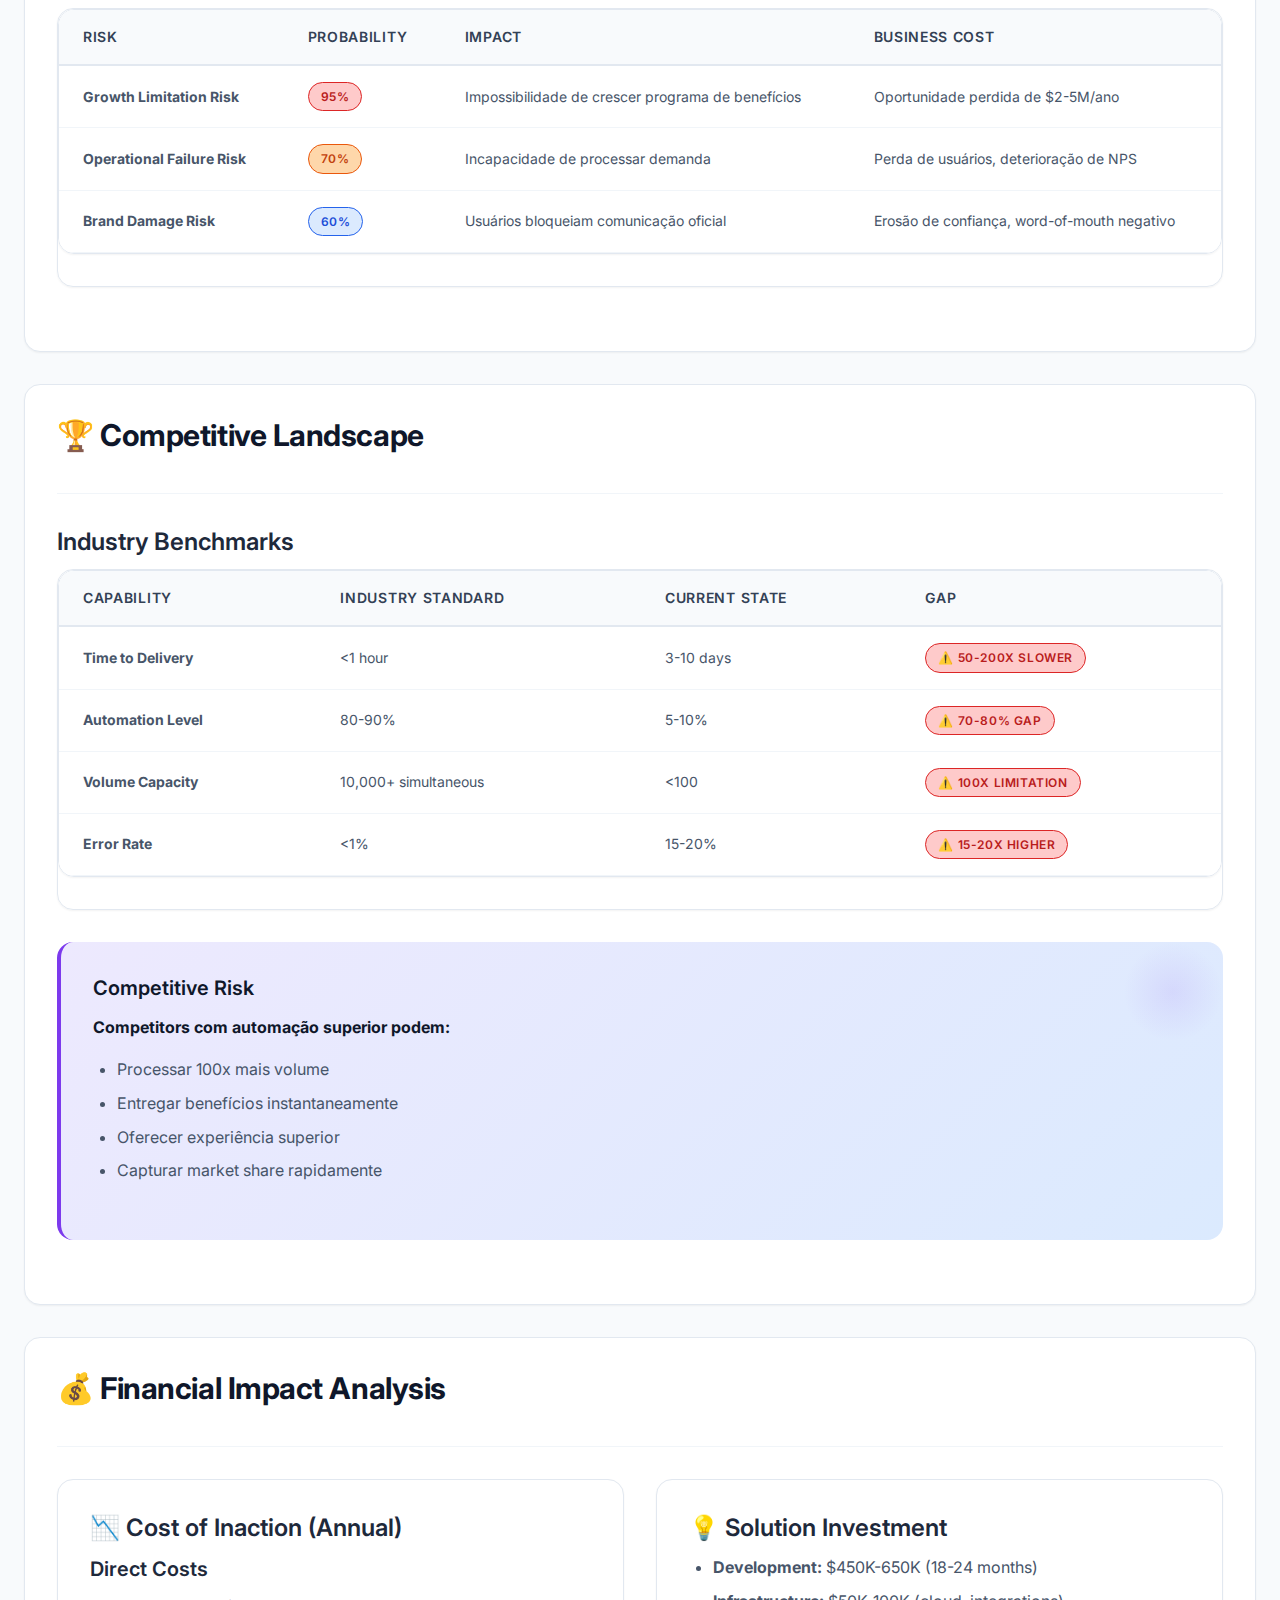
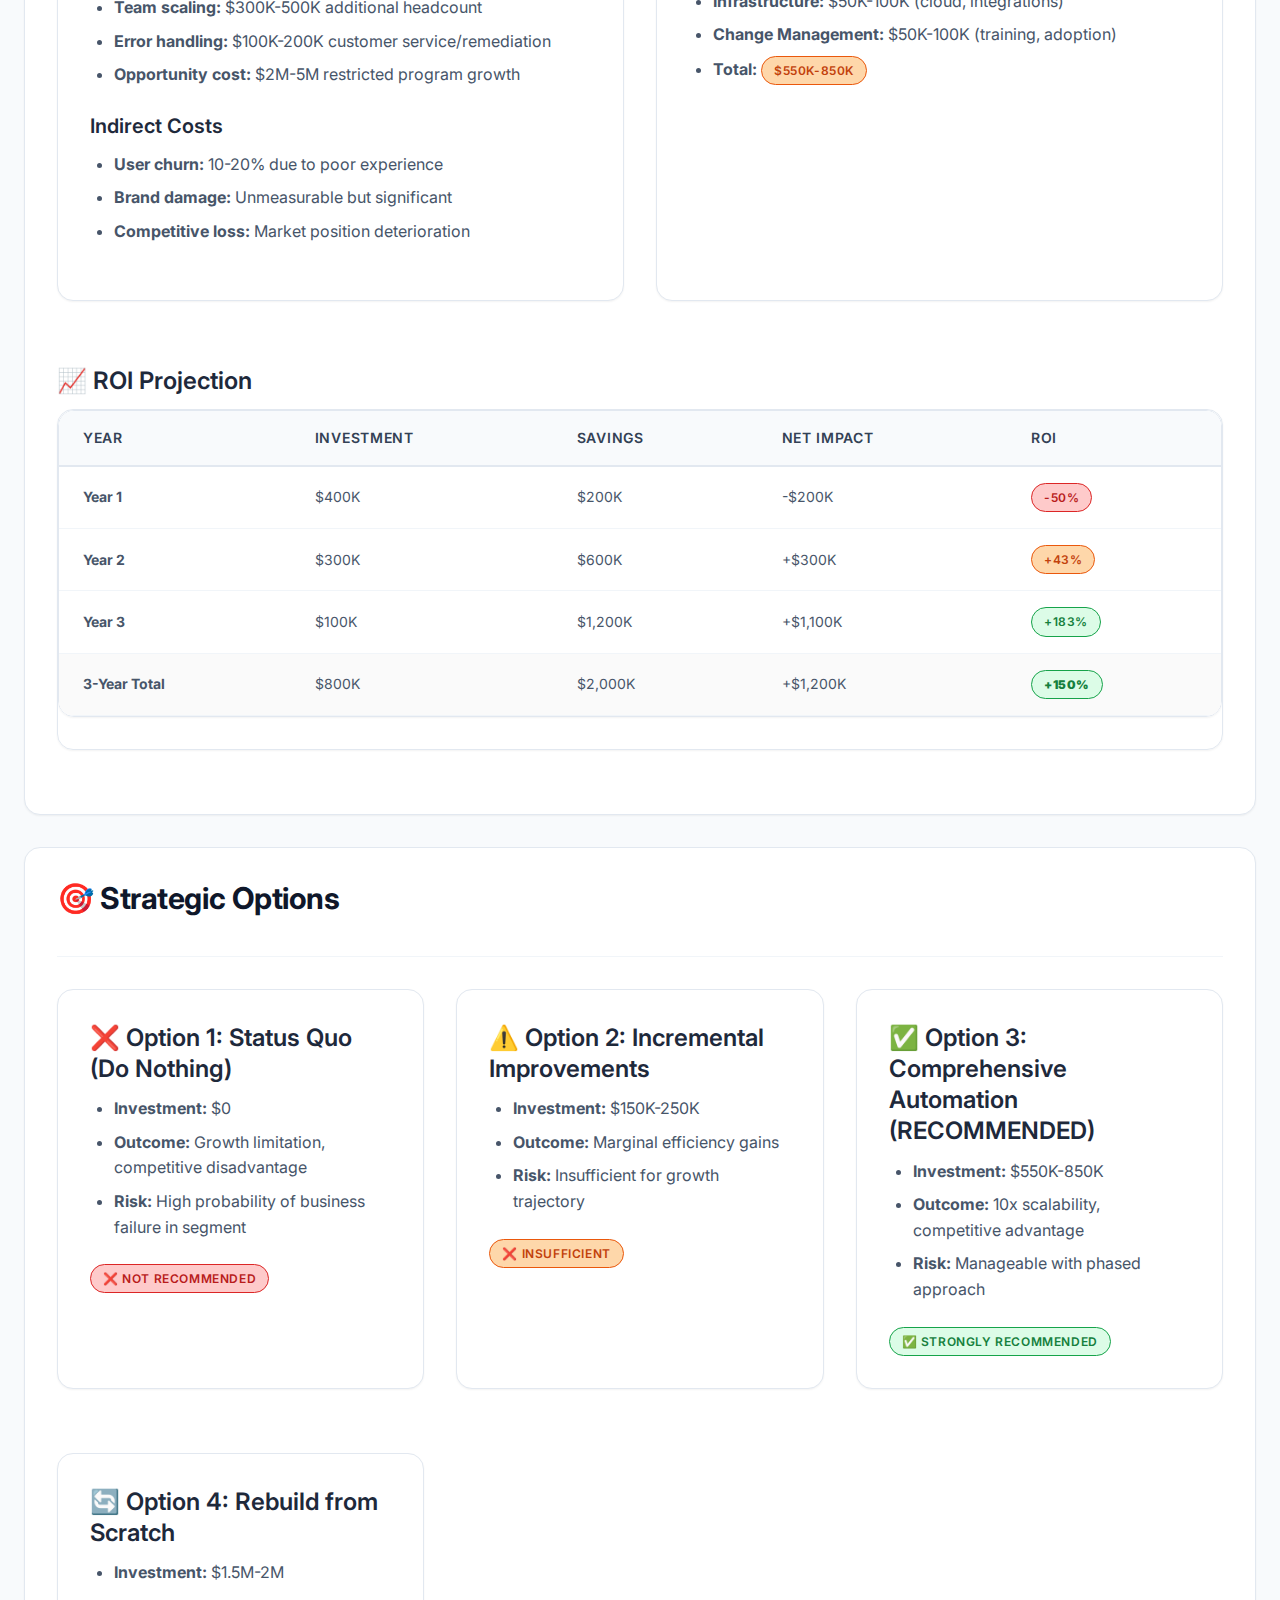
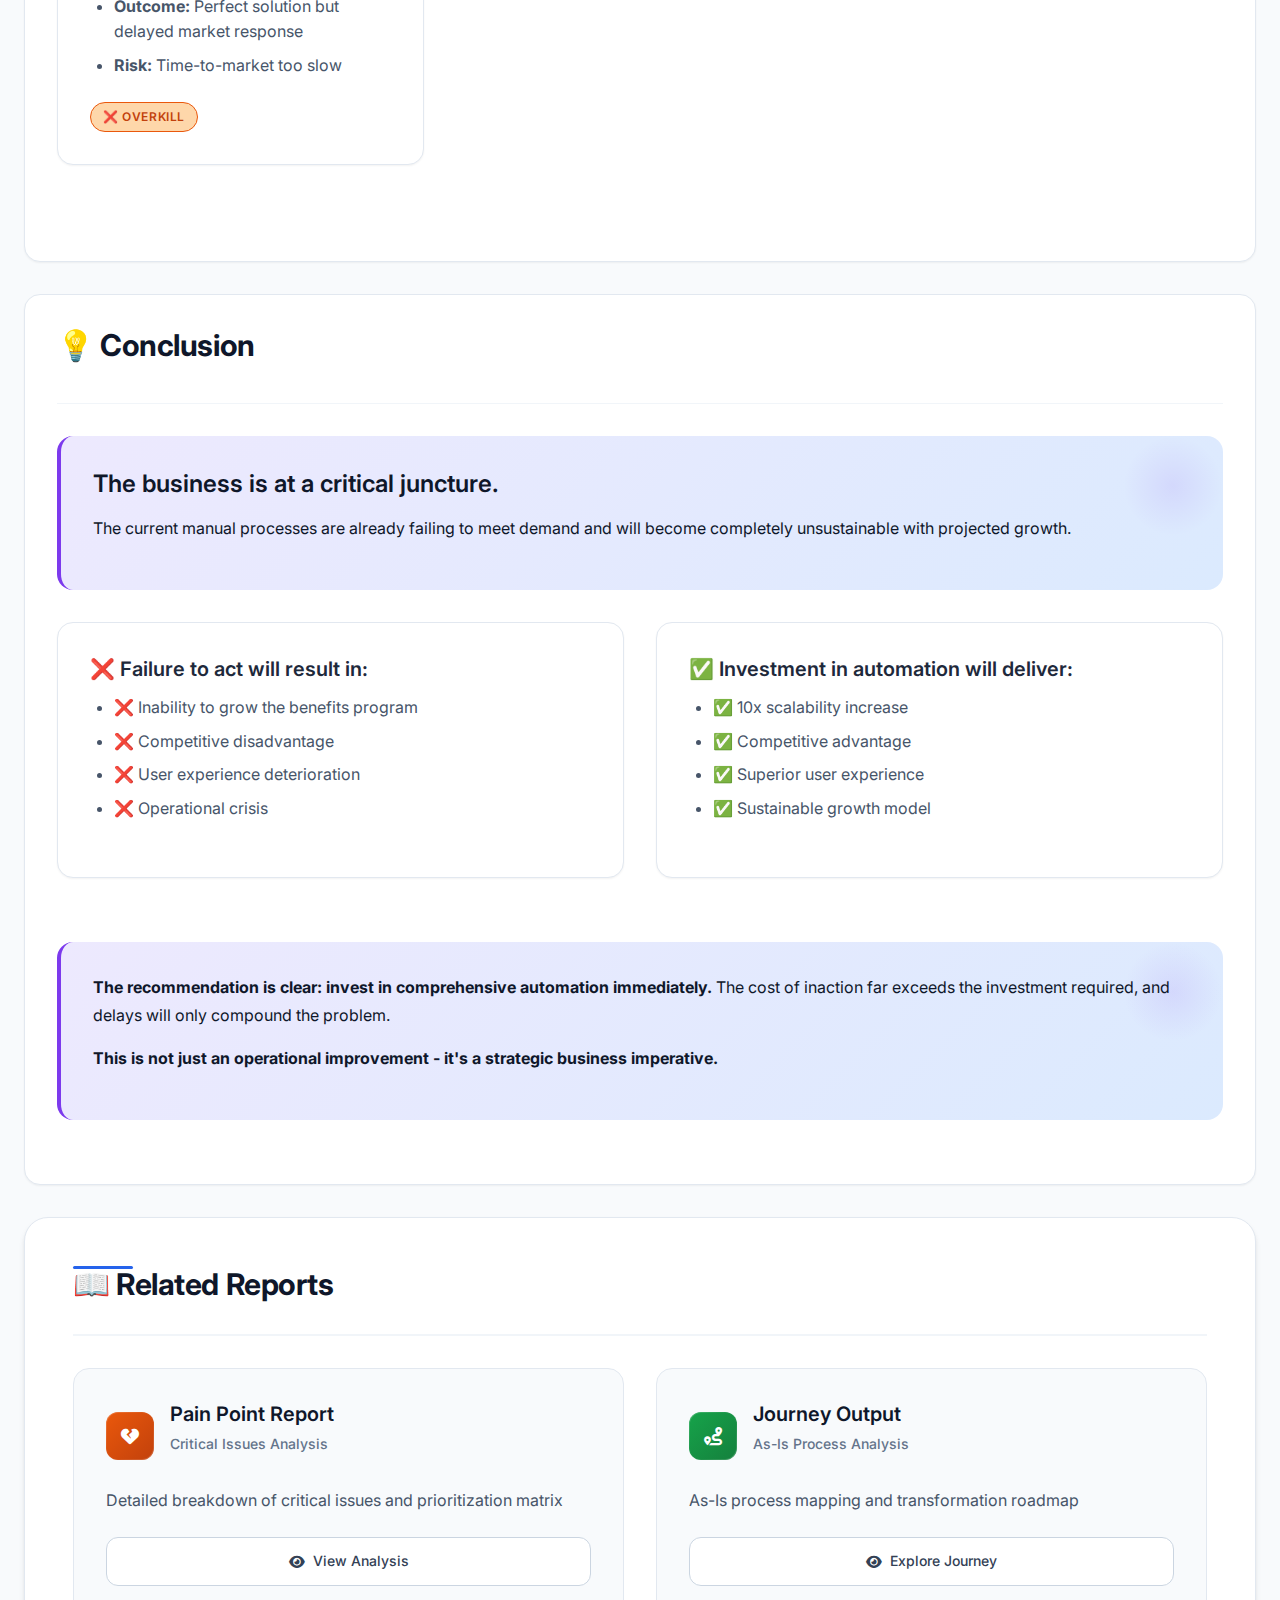
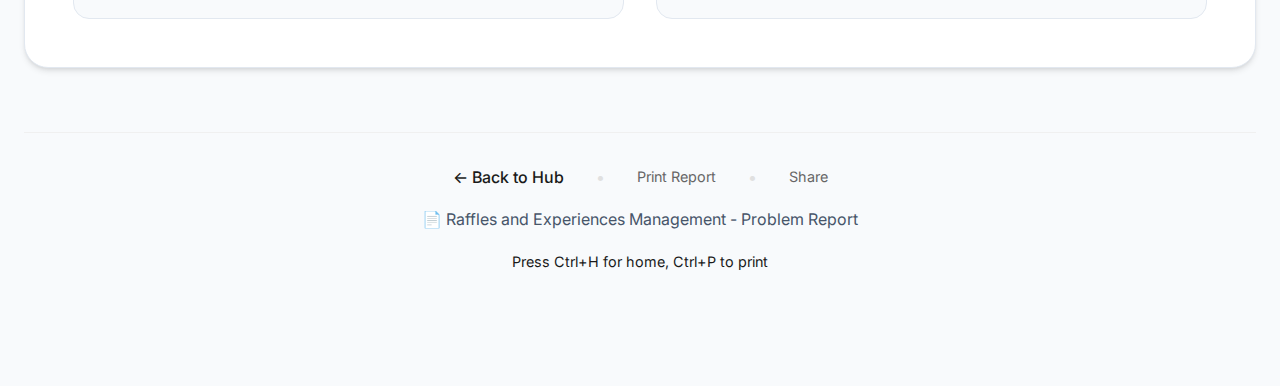
<file: _context/upstream/1-problem/1d-problem-output/visual_doc/problem-report.html>
<!DOCTYPE html>
<html lang="en">
<head>
    <meta charset="UTF-8">
    <meta name="viewport" content="width=device-width, initial-scale=1.0">
    <title>Problem Report - Raffles and Experiences Management</title>
    <link href="https://fonts.googleapis.com/css2?family=Inter:wght@300;400;500;600;700;800;900&display=swap" rel="stylesheet">
    <link rel="stylesheet" href="https://cdnjs.cloudflare.com/ajax/libs/font-awesome/6.0.0/css/all.min.css">
    <link rel="stylesheet" href="styles.css">
</head>
<body>
    <header class="navbar">
        <div class="navbar-content">
            <a href="index.html" class="navbar-brand">🎯 Raffles and Experiences Management</a>
            <div class="navbar-actions">
                <a href="index.html" class="btn btn-outline">← Back to Hub</a>
                <a href="journey-output.html" class="btn btn-outline">Journey</a>
                <a href="pain-report.html" class="btn btn-outline">Pain Points</a>
                <button class="btn btn-primary" onclick="window.print()">
                    <i class="fas fa-download"></i> Export Report
                </button>
            </div>
        </div>
    </header>

    <main class="main-content">
        <div class="container">
            <!-- Breadcrumb -->
            <nav class="breadcrumb">
                <ol>
                    <li><a href="index.html">Documentation Hub</a></li>
                    <li>→</li>
                    <li>Problem Report</li>
                </ol>
            </nav>

            <!-- Hero Section -->
            <div class="card">
                <div class="card-header">
                    <div class="report-icon critical" style="float: left; margin-right: 1rem;">
                        <i class="fas fa-exclamation-triangle"></i>
                    </div>
                    <h1>🔥 Problem Report: Business Challenge Analysis</h1>
                    <p class="card-subtitle">
                        Comprehensive analysis of the scalability crisis threatening the Raffles and Experiences Management system
                    </p>
                    <div style="margin-top: 1.5rem;">
                        <span class="status-indicator status-critical">🔴 Critical Priority</span>
                        <span class="status-indicator status-high">⚡ High Business Impact</span>
                        <span class="status-indicator status-warning">💰 $550K-850K Investment Required</span>
                    </div>
                </div>
            </div>

            <!-- Executive Summary -->
            <section id="executive-summary" class="section-anchor">
                <div class="card">
                    <div class="card-header">
                        <h2>📋 Executive Summary</h2>
                    </div>
                    <div class="highlight">
                        <p><strong>O aplicativo enfrenta uma crise de escalabilidade em seus processos de Experiências e Sorteios que ameaça o crescimento do programa de benefícios.</strong> O problema central reside na dependência excessiva de processos manuais que tornam impossível escalar operações além de 100-200 transações simultâneas, limitando drasticamente o potencial de crescimento do negócio.</p>
                    </div>
                </div>
            </section>

            <!-- Business Context -->
            <section id="business-context" class="section-anchor">
                <div class="card">
                    <div class="card-header">
                        <h2>💼 Business Context</h2>
                    </div>

                    <h3>Strategic Importance</h3>
                    <p>Os processos de Experiências e Sorteios são <strong>diferenciadores competitivos</strong> críticos que:</p>
                    <ul>
                        <li><strong>Aumentam engagement</strong> dos usuários no aplicativo</li>
                        <li><strong>Promovem retenção</strong> através de benefícios tangíveis</li>
                        <li><strong>Geram valor percebido</strong> pelos pontos acumulados</li>
                        <li><strong>Fortalecem brand loyalty</strong> através de experiências exclusivas</li>
                    </ul>

                    <h3>Current Volume & Growth Trajectory</h3>
                    <div class="table-container">
                        <table>
                            <thead>
                                <tr>
                                    <th>Métrica</th>
                                    <th>Estado Atual</th>
                                    <th>Projeção 12 meses</th>
                                    <th>Gap</th>
                                </tr>
                            </thead>
                            <tbody>
                                <tr>
                                    <td><strong>Experiências/mês</strong></td>
                                    <td>~300-500</td>
                                    <td>2000-3000</td>
                                    <td><span class="status-indicator status-critical">4-6x crescimento</span></td>
                                </tr>
                                <tr>
                                    <td><strong>Sorteios/mês</strong></td>
                                    <td>~5-10</td>
                                    <td>20-30</td>
                                    <td><span class="status-indicator status-critical">3-4x crescimento</span></td>
                                </tr>
                                <tr>
                                    <td><strong>Ganhadores simultâneos</strong></td>
                                    <td>&lt;100</td>
                                    <td>500-1000+</td>
                                    <td><span class="status-indicator status-critical">5-10x crescimento</span></td>
                                </tr>
                                <tr>
                                    <td><strong>Equipe necessária (modelo atual)</strong></td>
                                    <td>3-4 pessoas</td>
                                    <td>15-20 pessoas</td>
                                    <td><span class="status-indicator status-danger">Insustentável</span></td>
                                </tr>
                            </tbody>
                        </table>
                    </div>
                </div>
            </section>

            <!-- Problem Statement -->
            <section id="problem-statement" class="section-anchor">
                <div class="card">
                    <div class="card-header">
                        <h2>🚨 Problem Statement</h2>
                    </div>

                    <div class="highlight">
                        <h3>Core Issue: Manual Dependency Crisis</h3>
                        <p><strong>O problema fundamental é que 95% dos processos críticos dependem de intervenção manual humana, criando um gargalo operacional que impede o crescimento do negócio.</strong></p>
                    </div>

                    <h3>Manifestações do Problema:</h3>
                    <div class="dashboard-grid">
                        <div class="card">
                            <h4>🚫 Impossibilidade de Escalar Volume</h4>
                            <ul>
                                <li><strong>Manual:</strong> Processo atual para 500 ganhadores levaria semanas</li>
                                <li><strong>Automático:</strong> Deveria ser processado em horas/minutos</li>
                            </ul>
                        </div>

                        <div class="card">
                            <h4>⚠️ Alto Risco Operacional</h4>
                            <ul>
                                <li>Single points of failure (estagiária, planilhas)</li>
                                <li>Dependência de conhecimento tácito individual</li>
                                <li>Processo suscetível a erros humanos</li>
                            </ul>
                        </div>

                        <div class="card">
                            <h4>😞 Experiência do Usuário Deteriorada</h4>
                            <ul>
                                <li>Atrasos de 3-10 dias entre ação e benefício</li>
                                <li>Comunicação fragmentada e não oficial</li>
                                <li>Desconfiança sobre legitimidade</li>
                            </ul>
                        </div>

                        <div class="card">
                            <h4>💸 Custo Operacional Insustentável</h4>
                            <ul>
                                <li>Crescimento linear de equipe com volume</li>
                                <li>80% do tempo gasto em tarefas repetitivas</li>
                                <li>ROI decrescente com escala</li>
                            </ul>
                        </div>
                    </div>
                </div>
            </section>

            <!-- Business Impact Assessment -->
            <section id="business-impact" class="section-anchor">
                <div class="card">
                    <div class="card-header">
                        <h2>📊 Business Impact Assessment</h2>
                    </div>

                    <h3>🔴 High-Impact Risks (Immediate)</h3>
                    <div class="table-container">
                        <table>
                            <thead>
                                <tr>
                                    <th>Risk</th>
                                    <th>Probability</th>
                                    <th>Impact</th>
                                    <th>Business Cost</th>
                                </tr>
                            </thead>
                            <tbody>
                                <tr>
                                    <td><strong>Growth Limitation Risk</strong></td>
                                    <td><span class="status-indicator status-critical">95%</span></td>
                                    <td>Impossibilidade de crescer programa de benefícios</td>
                                    <td>Oportunidade perdida de $2-5M/ano</td>
                                </tr>
                                <tr>
                                    <td><strong>Operational Failure Risk</strong></td>
                                    <td><span class="status-indicator status-high">70%</span></td>
                                    <td>Incapacidade de processar demanda</td>
                                    <td>Perda de usuários, deterioração de NPS</td>
                                </tr>
                                <tr>
                                    <td><strong>Brand Damage Risk</strong></td>
                                    <td><span class="status-indicator status-medium">60%</span></td>
                                    <td>Usuários bloqueiam comunicação oficial</td>
                                    <td>Erosão de confiança, word-of-mouth negativo</td>
                                </tr>
                            </tbody>
                        </table>
                    </div>
                </div>
            </section>

            <!-- Competitive Landscape -->
            <section id="competitive-landscape" class="section-anchor">
                <div class="card">
                    <div class="card-header">
                        <h2>🏆 Competitive Landscape</h2>
                    </div>

                    <h3>Industry Benchmarks</h3>
                    <div class="table-container">
                        <table>
                            <thead>
                                <tr>
                                    <th>Capability</th>
                                    <th>Industry Standard</th>
                                    <th>Current State</th>
                                    <th>Gap</th>
                                </tr>
                            </thead>
                            <tbody>
                                <tr>
                                    <td><strong>Time to Delivery</strong></td>
                                    <td>&lt;1 hour</td>
                                    <td>3-10 days</td>
                                    <td><span class="status-indicator status-danger">⚠️ 50-200x slower</span></td>
                                </tr>
                                <tr>
                                    <td><strong>Automation Level</strong></td>
                                    <td>80-90%</td>
                                    <td>5-10%</td>
                                    <td><span class="status-indicator status-danger">⚠️ 70-80% gap</span></td>
                                </tr>
                                <tr>
                                    <td><strong>Volume Capacity</strong></td>
                                    <td>10,000+ simultaneous</td>
                                    <td>&lt;100</td>
                                    <td><span class="status-indicator status-danger">⚠️ 100x limitation</span></td>
                                </tr>
                                <tr>
                                    <td><strong>Error Rate</strong></td>
                                    <td>&lt;1%</td>
                                    <td>15-20%</td>
                                    <td><span class="status-indicator status-danger">⚠️ 15-20x higher</span></td>
                                </tr>
                            </tbody>
                        </table>
                    </div>

                    <div class="highlight">
                        <h4>Competitive Risk</h4>
                        <p><strong>Competitors com automação superior podem:</strong></p>
                        <ul>
                            <li>Processar 100x mais volume</li>
                            <li>Entregar benefícios instantaneamente</li>
                            <li>Oferecer experiência superior</li>
                            <li>Capturar market share rapidamente</li>
                        </ul>
                    </div>
                </div>
            </section>

            <!-- Financial Impact Analysis -->
            <section id="financial-impact" class="section-anchor">
                <div class="card">
                    <div class="card-header">
                        <h2>💰 Financial Impact Analysis</h2>
                    </div>

                    <div class="dashboard-grid">
                        <div class="card">
                            <h3>📉 Cost of Inaction (Annual)</h3>
                            <h4>Direct Costs</h4>
                            <ul>
                                <li><strong>Team scaling:</strong> $300K-500K additional headcount</li>
                                <li><strong>Error handling:</strong> $100K-200K customer service/remediation</li>
                                <li><strong>Opportunity cost:</strong> $2M-5M restricted program growth</li>
                            </ul>
                            <h4>Indirect Costs</h4>
                            <ul>
                                <li><strong>User churn:</strong> 10-20% due to poor experience</li>
                                <li><strong>Brand damage:</strong> Unmeasurable but significant</li>
                                <li><strong>Competitive loss:</strong> Market position deterioration</li>
                            </ul>
                        </div>

                        <div class="card">
                            <h3>💡 Solution Investment</h3>
                            <ul>
                                <li><strong>Development:</strong> $450K-650K (18-24 months)</li>
                                <li><strong>Infrastructure:</strong> $50K-100K (cloud, integrations)</li>
                                <li><strong>Change Management:</strong> $50K-100K (training, adoption)</li>
                                <li><strong>Total:</strong> <span class="status-indicator status-warning">$550K-850K</span></li>
                            </ul>
                        </div>
                    </div>

                    <h3>📈 ROI Projection</h3>
                    <div class="table-container">
                        <table>
                            <thead>
                                <tr>
                                    <th>Year</th>
                                    <th>Investment</th>
                                    <th>Savings</th>
                                    <th>Net Impact</th>
                                    <th>ROI</th>
                                </tr>
                            </thead>
                            <tbody>
                                <tr>
                                    <td><strong>Year 1</strong></td>
                                    <td>$400K</td>
                                    <td>$200K</td>
                                    <td>-$200K</td>
                                    <td><span class="status-indicator status-danger">-50%</span></td>
                                </tr>
                                <tr>
                                    <td><strong>Year 2</strong></td>
                                    <td>$300K</td>
                                    <td>$600K</td>
                                    <td>+$300K</td>
                                    <td><span class="status-indicator status-warning">+43%</span></td>
                                </tr>
                                <tr>
                                    <td><strong>Year 3</strong></td>
                                    <td>$100K</td>
                                    <td>$1,200K</td>
                                    <td>+$1,100K</td>
                                    <td><span class="status-indicator status-success">+183%</span></td>
                                </tr>
                                <tr style="background: #fafafa;">
                                    <td><strong>3-Year Total</strong></td>
                                    <td>$800K</td>
                                    <td>$2,000K</td>
                                    <td>+$1,200K</td>
                                    <td><span class="status-indicator status-success"><strong>+150%</strong></span></td>
                                </tr>
                            </tbody>
                        </table>
                    </div>
                </div>
            </section>

            <!-- Strategic Options -->
            <section id="strategic-options" class="section-anchor">
                <div class="card">
                    <div class="card-header">
                        <h2>🎯 Strategic Options</h2>
                    </div>

                    <div class="dashboard-grid">
                        <div class="card">
                            <h3>❌ Option 1: Status Quo (Do Nothing)</h3>
                            <ul>
                                <li><strong>Investment:</strong> $0</li>
                                <li><strong>Outcome:</strong> Growth limitation, competitive disadvantage</li>
                                <li><strong>Risk:</strong> High probability of business failure in segment</li>
                            </ul>
                            <span class="status-indicator status-danger">❌ NOT RECOMMENDED</span>
                        </div>

                        <div class="card">
                            <h3>⚠️ Option 2: Incremental Improvements</h3>
                            <ul>
                                <li><strong>Investment:</strong> $150K-250K</li>
                                <li><strong>Outcome:</strong> Marginal efficiency gains</li>
                                <li><strong>Risk:</strong> Insufficient for growth trajectory</li>
                            </ul>
                            <span class="status-indicator status-warning">❌ INSUFFICIENT</span>
                        </div>

                        <div class="card">
                            <h3>✅ Option 3: Comprehensive Automation (RECOMMENDED)</h3>
                            <ul>
                                <li><strong>Investment:</strong> $550K-850K</li>
                                <li><strong>Outcome:</strong> 10x scalability, competitive advantage</li>
                                <li><strong>Risk:</strong> Manageable with phased approach</li>
                            </ul>
                            <span class="status-indicator status-success">✅ STRONGLY RECOMMENDED</span>
                        </div>

                        <div class="card">
                            <h3>🔄 Option 4: Rebuild from Scratch</h3>
                            <ul>
                                <li><strong>Investment:</strong> $1.5M-2M</li>
                                <li><strong>Outcome:</strong> Perfect solution but delayed market response</li>
                                <li><strong>Risk:</strong> Time-to-market too slow</li>
                            </ul>
                            <span class="status-indicator status-warning">❌ OVERKILL</span>
                        </div>
                    </div>
                </div>
            </section>

            <!-- Conclusion -->
            <section id="conclusion" class="section-anchor">
                <div class="card">
                    <div class="card-header">
                        <h2>💡 Conclusion</h2>
                    </div>

                    <div class="highlight">
                        <h3>The business is at a critical juncture.</h3>
                        <p>The current manual processes are already failing to meet demand and will become completely unsustainable with projected growth.</p>
                    </div>

                    <div class="dashboard-grid">
                        <div class="card">
                            <h4>❌ Failure to act will result in:</h4>
                            <ul>
                                <li>❌ Inability to grow the benefits program</li>
                                <li>❌ Competitive disadvantage</li>
                                <li>❌ User experience deterioration</li>
                                <li>❌ Operational crisis</li>
                            </ul>
                        </div>

                        <div class="card">
                            <h4>✅ Investment in automation will deliver:</h4>
                            <ul>
                                <li>✅ 10x scalability increase</li>
                                <li>✅ Competitive advantage</li>
                                <li>✅ Superior user experience</li>
                                <li>✅ Sustainable growth model</li>
                            </ul>
                        </div>
                    </div>

                    <div class="highlight">
                        <p><strong>The recommendation is clear: invest in comprehensive automation immediately.</strong> The cost of inaction far exceeds the investment required, and delays will only compound the problem.</p>
                        <p><strong>This is not just an operational improvement - it's a strategic business imperative.</strong></p>
                    </div>
                </div>
            </section>

            <!-- Navigation -->
            <section class="section-anchor">
                <div class="reports-section">
                    <div class="section-header">
                        <h2 class="section-title">📖 Related Reports</h2>
                    </div>
                    <div class="reports-grid">
                        <div class="report-card">
                            <div class="report-header">
                                <div class="report-icon warning">
                                    <i class="fas fa-heart-broken"></i>
                                </div>
                                <div>
                                    <h3 class="report-title">Pain Point Report</h3>
                                    <p class="report-subtitle">Critical Issues Analysis</p>
                                </div>
                            </div>
                            <p class="report-description">Detailed breakdown of critical issues and prioritization matrix</p>
                            <div class="report-actions">
                                <a href="pain-report.html" class="action-btn">
                                    <i class="fas fa-eye"></i> View Analysis
                                </a>
                            </div>
                        </div>
                        <div class="report-card">
                            <div class="report-header">
                                <div class="report-icon success">
                                    <i class="fas fa-route"></i>
                                </div>
                                <div>
                                    <h3 class="report-title">Journey Output</h3>
                                    <p class="report-subtitle">As-Is Process Analysis</p>
                                </div>
                            </div>
                            <p class="report-description">As-Is process mapping and transformation roadmap</p>
                            <div class="report-actions">
                                <a href="journey-output.html" class="action-btn">
                                    <i class="fas fa-eye"></i> Explore Journey
                                </a>
                            </div>
                        </div>
                    </div>
                </div>
            </section>

            <!-- Footer -->
            <footer style="margin-top: 4rem; padding: 2rem 0; text-align: center; border-top: 1px solid #f0f0f0; color: #666;">
                <div style="display: flex; justify-content: center; gap: 2rem; margin-bottom: 1rem;">
                    <a href="index.html" style="color: #1a1a1a; text-decoration: none; font-weight: 500;">← Back to Hub</a>
                    <span style="color: #e0e0e0;">•</span>
                    <a href="#" style="color: #666; text-decoration: none; font-size: 0.9rem;">Print Report</a>
                    <span style="color: #e0e0e0;">•</span>
                    <a href="#" style="color: #666; text-decoration: none; font-size: 0.9rem;">Share</a>
                </div>
                <p>📄 Raffles and Experiences Management - Problem Report</p>
                <p style="font-size: 0.9rem; margin-top: 0.5rem;">
                    <span style="color: #1a1a1a;">Press Ctrl+H for home, Ctrl+P to print</span>
                </p>
            </footer>
        </div>
    </main>

    <script src="script.js"></script>
</body>
</html>
</file>
<file: _context/upstream/1-problem/1d-problem-output/visual_doc/styles.css>
/* Raffles and Experiences Management - Enhanced Visual Design System */
/* Professional Design System by Senior Visual Designer */

:root {
    /* === DESIGN TOKENS === */
    
    /* Spacing Scale - Consistent 8px rhythm */
    --space-xs: 0.25rem;    /* 4px */
    --space-sm: 0.5rem;     /* 8px */
    --space-md: 0.75rem;    /* 12px */
    --space-lg: 1rem;       /* 16px */
    --space-xl: 1.5rem;     /* 24px */
    --space-2xl: 2rem;      /* 32px */
    --space-3xl: 3rem;      /* 48px */
    --space-4xl: 4rem;      /* 64px */
    
    /* Refined Color Palette */
    --color-slate-50: #f8fafc;
    --color-slate-100: #f1f5f9;
    --color-slate-200: #e2e8f0;
    --color-slate-300: #cbd5e1;
    --color-slate-400: #94a3b8;
    --color-slate-500: #64748b;
    --color-slate-600: #475569;
    --color-slate-700: #334155;
    --color-slate-800: #1e293b;
    --color-slate-900: #0f172a;
    
    /* Semantic Colors */
    --color-primary: #2563eb;
    --color-primary-light: #dbeafe;
    --color-primary-dark: #1d4ed8;
    
    --color-success: #16a34a;
    --color-success-light: #dcfce7;
    --color-success-dark: #15803d;
    
    --color-warning: #ea580c;
    --color-warning-light: #fed7aa;
    --color-warning-dark: #c2410c;
    
    --color-danger: #dc2626;
    --color-danger-light: #fecaca;
    --color-danger-dark: #b91c1c;
    
    --color-accent: #7c3aed;
    --color-accent-light: #ede9fe;
    
    /* Typography Scale */
    --text-xs: 0.75rem;     /* 12px */
    --text-sm: 0.875rem;    /* 14px */
    --text-base: 1rem;      /* 16px */
    --text-lg: 1.125rem;    /* 18px */
    --text-xl: 1.25rem;     /* 20px */
    --text-2xl: 1.5rem;     /* 24px */
    --text-3xl: 1.875rem;   /* 30px */
    --text-4xl: 2.25rem;    /* 36px */
    --text-5xl: 3rem;       /* 48px */
    
    /* Border Radius Scale */
    --radius-sm: 0.25rem;   /* 4px */
    --radius-md: 0.5rem;    /* 8px */
    --radius-lg: 0.75rem;   /* 12px */
    --radius-xl: 1rem;      /* 16px */
    --radius-2xl: 1.5rem;   /* 24px */
    --radius-full: 9999px;
    
    /* Shadows */
    --shadow-sm: 0 1px 2px 0 rgb(0 0 0 / 0.05);
    --shadow-md: 0 4px 6px -1px rgb(0 0 0 / 0.1), 0 2px 4px -2px rgb(0 0 0 / 0.1);
    --shadow-lg: 0 10px 15px -3px rgb(0 0 0 / 0.1), 0 4px 6px -4px rgb(0 0 0 / 0.1);
    --shadow-xl: 0 20px 25px -5px rgb(0 0 0 / 0.1), 0 8px 10px -6px rgb(0 0 0 / 0.1);
    
    /* Transitions */
    --transition-fast: 150ms ease;
    --transition-normal: 300ms ease;
    --transition-slow: 500ms ease;
    
    /* Z-Index Scale */
    --z-dropdown: 1000;
    --z-sticky: 1020;
    --z-fixed: 1030;
    --z-modal: 1040;
    --z-popover: 1050;
    --z-tooltip: 1060;
}

* {
    margin: 0;
    padding: 0;
    box-sizing: border-box;
}

body {
    font-family: 'Inter', -apple-system, BlinkMacSystemFont, 'Segoe UI', system-ui, sans-serif;
    line-height: 1.6;
    color: var(--color-slate-800);
    background: var(--color-slate-50);
    min-height: 100vh;
    font-size: var(--text-base);
    font-weight: 400;
    -webkit-font-smoothing: antialiased;
    -moz-osx-font-smoothing: grayscale;
}

.container {
    max-width: 1280px;
    margin: 0 auto;
    padding: 0 var(--space-xl);
}

/* === TYPOGRAPHY SYSTEM === */
h1 {
    font-size: var(--text-4xl);
    font-weight: 800;
    line-height: 1.1;
    color: var(--color-slate-900);
    margin-bottom: var(--space-xl);
    letter-spacing: -0.025em;
}

h2 {
    font-size: var(--text-3xl);
    font-weight: 700;
    line-height: 1.2;
    color: var(--color-slate-900);
    margin-bottom: var(--space-lg);
    letter-spacing: -0.015em;
}

h3 {
    font-size: var(--text-2xl);
    font-weight: 600;
    line-height: 1.3;
    color: var(--color-slate-800);
    margin-bottom: var(--space-md);
}

h4 {
    font-size: var(--text-xl);
    font-weight: 600;
    line-height: 1.4;
    color: var(--color-slate-800);
    margin-bottom: var(--space-md);
}

h5 {
    font-size: var(--text-lg);
    font-weight: 600;
    line-height: 1.4;
    color: var(--color-slate-700);
    margin-bottom: var(--space-sm);
}

p {
    margin-bottom: var(--space-lg);
    color: var(--color-slate-600);
    line-height: 1.7;
}

/* === HEADER & NAVIGATION === */
.navbar {
    background: rgba(255, 255, 255, 0.95);
    backdrop-filter: blur(10px);
    -webkit-backdrop-filter: blur(10px);
    padding: var(--space-lg) 0;
    border-bottom: 1px solid var(--color-slate-200);
    position: sticky;
    top: 0;
    z-index: var(--z-sticky);
}

.navbar-content {
    max-width: 1280px;
    margin: 0 auto;
    padding: 0 var(--space-xl);
    display: flex;
    justify-content: space-between;
    align-items: center;
}

.navbar-brand {
    font-size: var(--text-2xl);
    font-weight: 700;
    color: var(--color-slate-900);
    text-decoration: none;
    display: flex;
    align-items: center;
    gap: var(--space-sm);
    transition: color var(--transition-fast);
}

.navbar-brand:hover {
    color: var(--color-primary);
}

.navbar-actions {
    display: flex;
    gap: var(--space-md);
    align-items: center;
}

/* === ENHANCED BUTTON SYSTEM === */
.btn {
    display: inline-flex;
    align-items: center;
    gap: var(--space-sm);
    padding: var(--space-md) var(--space-xl);
    border: 1px solid transparent;
    border-radius: var(--radius-lg);
    font-size: var(--text-sm);
    font-weight: 500;
    text-decoration: none;
    cursor: pointer;
    transition: all var(--transition-fast);
    white-space: nowrap;
    position: relative;
    overflow: hidden;
}

.btn::before {
    content: '';
    position: absolute;
    top: 0;
    left: -100%;
    width: 100%;
    height: 100%;
    background: linear-gradient(90deg, transparent, rgba(255,255,255,0.2), transparent);
    transition: left var(--transition-normal);
}

.btn:hover::before {
    left: 100%;
}

.btn-primary {
    background: var(--color-primary);
    color: white;
    border-color: var(--color-primary);
    box-shadow: var(--shadow-sm);
}

.btn-primary:hover {
    background: var(--color-primary-dark);
    border-color: var(--color-primary-dark);
    transform: translateY(-1px);
    box-shadow: var(--shadow-lg);
}

.btn-outline {
    background: white;
    color: var(--color-slate-700);
    border-color: var(--color-slate-300);
}

.btn-outline:hover {
    background: var(--color-slate-50);
    border-color: var(--color-slate-400);
    color: var(--color-slate-900);
    transform: translateY(-1px);
}

/* === HERO SECTION === */
.hero {
    background: linear-gradient(135deg, var(--color-slate-50) 0%, white 100%);
    padding: var(--space-4xl) 0 var(--space-3xl);
    text-align: center;
    position: relative;
    overflow: hidden;
}

.hero::before {
    content: '';
    position: absolute;
    top: -50%;
    left: -50%;
    width: 200%;
    height: 200%;
    background: radial-gradient(circle, var(--color-primary-light) 0%, transparent 70%);
    opacity: 0.1;
    z-index: -1;
}

.hero-title {
    font-size: var(--text-4xl);
    font-weight: 800;
    line-height: 1.1;
    color: var(--color-slate-900);
    margin-bottom: var(--space-xl);
    max-width: 900px;
    margin-left: auto;
    margin-right: auto;
    letter-spacing: -0.025em;
}

.hero-subtitle {
    font-size: var(--text-xl);
    color: var(--color-slate-600);
    margin-bottom: var(--space-2xl);
    font-weight: 400;
    max-width: 600px;
    margin-left: auto;
    margin-right: auto;
}

.export-section {
    display: flex;
    gap: var(--space-lg);
    justify-content: center;
    margin-top: var(--space-2xl);
    flex-wrap: wrap;
}

/* === MAIN CONTENT === */
.main-content {
    padding: var(--space-4xl) 0;
}

.main-analysis-section {
    margin-bottom: var(--space-4xl);
}

/* === SECTION HEADERS === */
.section-header {
    display: flex;
    justify-content: space-between;
    align-items: center;
    margin-bottom: var(--space-2xl);
    padding-bottom: var(--space-lg);
    border-bottom: 2px solid var(--color-slate-100);
}

.section-title {
    font-size: var(--text-3xl);
    font-weight: 700;
    color: var(--color-slate-900);
    position: relative;
}

.section-title::after {
    content: '';
    position: absolute;
    bottom: -var(--space-lg);
    left: 0;
    width: 60px;
    height: 3px;
    background: var(--color-primary);
    border-radius: var(--radius-full);
}

.explore-all {
    color: var(--color-slate-500);
    text-decoration: none;
    font-weight: 500;
    font-size: var(--text-sm);
    padding: var(--space-sm) var(--space-lg);
    border-radius: var(--radius-md);
    transition: all var(--transition-fast);
}

.explore-all:hover {
    color: var(--color-primary);
    background: var(--color-primary-light);
}

/* === ENHANCED CARD SYSTEM === */
.card {
    background: white;
    border-radius: var(--radius-xl);
    padding: var(--space-2xl);
    border: 1px solid var(--color-slate-200);
    transition: all var(--transition-normal);
    margin-bottom: var(--space-2xl);
    position: relative;
    box-shadow: var(--shadow-sm);
}

.card::before {
    content: '';
    position: absolute;
    top: 0;
    left: 0;
    right: 0;
    height: 4px;
    background: linear-gradient(90deg, var(--color-primary), var(--color-accent));
    border-radius: var(--radius-xl) var(--radius-xl) 0 0;
    opacity: 0;
    transition: opacity var(--transition-fast);
}

.card:hover {
    transform: translateY(-4px);
    box-shadow: var(--shadow-xl);
    border-color: var(--color-slate-300);
}

.card:hover::before {
    opacity: 1;
}

.card-header {
    margin-bottom: var(--space-2xl);
    padding-bottom: var(--space-xl);
    border-bottom: 1px solid var(--color-slate-100);
}

.card-category {
    font-size: var(--text-xs);
    font-weight: 700;
    text-transform: uppercase;
    letter-spacing: 0.1em;
    margin-bottom: var(--space-sm);
    color: var(--color-primary);
    background: var(--color-primary-light);
    padding: var(--space-xs) var(--space-md);
    border-radius: var(--radius-full);
    display: inline-block;
}

.card-title {
    font-size: var(--text-2xl);
    font-weight: 600;
    margin-bottom: var(--space-lg);
    color: var(--color-slate-900);
}

.card-subtitle {
    color: var(--color-slate-600);
    font-size: var(--text-lg);
    line-height: 1.6;
}

.card-description {
    color: var(--color-slate-600);
    margin-bottom: var(--space-xl);
    line-height: 1.7;
    font-size: var(--text-base);
}

.card-metrics {
    display: flex;
    gap: var(--space-xl);
    margin-bottom: var(--space-xl);
    flex-wrap: wrap;
}

.metric {
    text-align: left;
    background: var(--color-slate-50);
    padding: var(--space-lg);
    border-radius: var(--radius-lg);
    min-width: 120px;
    border: 1px solid var(--color-slate-100);
}

.metric-value {
    font-size: var(--text-3xl);
    font-weight: 800;
    margin-bottom: var(--space-xs);
    color: var(--color-slate-900);
    display: block;
}

.metric-label {
    font-size: var(--text-xs);
    color: var(--color-slate-500);
    text-transform: uppercase;
    letter-spacing: 0.1em;
    font-weight: 600;
}

/* === DASHBOARD GRID === */
.dashboard-grid {
    display: grid;
    grid-template-columns: repeat(auto-fit, minmax(320px, 1fr));
    gap: var(--space-2xl);
    margin-bottom: var(--space-2xl);
}

.dashboard-card-meta {
    display: flex;
    justify-content: space-between;
    align-items: center;
    margin-top: var(--space-xl);
    padding-top: var(--space-lg);
    border-top: 1px solid var(--color-slate-100);
    gap: var(--space-lg);
}

/* === ENHANCED FINAL RESULT CARD === */
.final-result-card {
    background: linear-gradient(135deg, var(--color-slate-900) 0%, var(--color-slate-800) 100%);
    color: white;
    border-radius: var(--radius-2xl);
    padding: var(--space-3xl);
    text-align: center;
    margin: var(--space-4xl) auto;
    max-width: 700px;
    position: relative;
    overflow: hidden;
    cursor: pointer;
    transition: all var(--transition-normal);
    box-shadow: var(--shadow-xl);
}

.final-result-card::before {
    content: '';
    position: absolute;
    top: -50%;
    left: -50%;
    width: 200%;
    height: 200%;
    background: radial-gradient(circle, var(--color-primary) 0%, transparent 70%);
    opacity: 0.1;
    transition: opacity var(--transition-normal);
}

.final-result-card:hover {
    transform: translateY(-8px) scale(1.02);
    box-shadow: 0 32px 64px rgba(0, 0, 0, 0.25);
}

.final-result-card:hover::before {
    opacity: 0.2;
}

.final-result-category {
    font-size: var(--text-sm);
    font-weight: 700;
    text-transform: uppercase;
    letter-spacing: 0.1em;
    margin-bottom: var(--space-lg);
    color: rgba(255, 255, 255, 0.8);
    background: rgba(255, 255, 255, 0.1);
    padding: var(--space-sm) var(--space-lg);
    border-radius: var(--radius-full);
    display: inline-block;
}

.final-result-title {
    font-size: var(--text-4xl);
    font-weight: 800;
    margin-bottom: var(--space-xl);
    color: white;
    line-height: 1.1;
}

.final-result-description {
    font-size: var(--text-lg);
    color: rgba(255, 255, 255, 0.9);
    margin-bottom: var(--space-2xl);
    line-height: 1.6;
    max-width: 500px;
    margin-left: auto;
    margin-right: auto;
}

.final-result-arrow {
    position: absolute;
    bottom: var(--space-2xl);
    right: var(--space-2xl);
    background: rgba(255, 255, 255, 0.15);
    color: white;
    width: 48px;
    height: 48px;
    border-radius: 50%;
    display: flex;
    align-items: center;
    justify-content: center;
    font-size: var(--text-lg);
    transition: all var(--transition-fast);
    backdrop-filter: blur(10px);
}

.final-result-card:hover .final-result-arrow {
    background: rgba(255, 255, 255, 0.25);
    transform: translateX(4px);
}

/* === REFINED STATUS INDICATORS === */
.status-indicator {
    display: inline-flex;
    align-items: center;
    gap: var(--space-xs);
    padding: var(--space-xs) var(--space-md);
    border-radius: var(--radius-full);
    font-size: var(--text-xs);
    font-weight: 600;
    text-transform: uppercase;
    letter-spacing: 0.05em;
    white-space: nowrap;
}

.status-critical {
    background: var(--color-danger-light);
    color: var(--color-danger-dark);
    border: 1px solid var(--color-danger);
}

.status-high {
    background: var(--color-warning-light);
    color: var(--color-warning-dark);
    border: 1px solid var(--color-warning);
}

.status-medium {
    background: var(--color-primary-light);
    color: var(--color-primary-dark);
    border: 1px solid var(--color-primary);
}

.status-low,
.status-success {
    background: var(--color-success-light);
    color: var(--color-success-dark);
    border: 1px solid var(--color-success);
}

.status-warning {
    background: var(--color-warning-light);
    color: var(--color-warning-dark);
    border: 1px solid var(--color-warning);
}

.status-danger {
    background: var(--color-danger-light);
    color: var(--color-danger-dark);
    border: 1px solid var(--color-danger);
}

/* === ENHANCED TABLES === */
.table-container {
    overflow-x: auto;
    margin-bottom: var(--space-2xl);
    border-radius: var(--radius-xl);
    border: 1px solid var(--color-slate-200);
    box-shadow: var(--shadow-sm);
}

table {
    width: 100%;
    border-collapse: collapse;
    background: white;
}

thead {
    background: var(--color-slate-50);
}

th {
    padding: var(--space-lg) var(--space-xl);
    text-align: left;
    font-weight: 600;
    font-size: var(--text-sm);
    color: var(--color-slate-700);
    text-transform: uppercase;
    letter-spacing: 0.05em;
    border-bottom: 2px solid var(--color-slate-200);
}

td {
    padding: var(--space-lg) var(--space-xl);
    color: var(--color-slate-600);
    font-size: var(--text-sm);
    border-bottom: 1px solid var(--color-slate-100);
}

tbody tr {
    transition: background-color var(--transition-fast);
}

tbody tr:hover {
    background: var(--color-slate-50);
}

/* === BREADCRUMB === */
.breadcrumb {
    background: white;
    padding: var(--space-lg) var(--space-xl);
    border-radius: var(--radius-lg);
    margin-bottom: var(--space-2xl);
    border: 1px solid var(--color-slate-200);
    box-shadow: var(--shadow-sm);
}

.breadcrumb ol {
    list-style: none;
    display: flex;
    gap: var(--space-sm);
    align-items: center;
}

.breadcrumb li {
    color: var(--color-slate-500);
    font-size: var(--text-sm);
    font-weight: 500;
}

.breadcrumb a {
    color: var(--color-primary);
    text-decoration: none;
    font-weight: 600;
    transition: color var(--transition-fast);
}

.breadcrumb a:hover {
    color: var(--color-primary-dark);
    text-decoration: underline;
}

/* === LISTS === */
ul, ol {
    margin-bottom: var(--space-xl);
    padding-left: var(--space-xl);
}

li {
    margin-bottom: var(--space-sm);
    color: var(--color-slate-600);
    line-height: 1.6;
}

/* === HIGHLIGHTS === */
.highlight {
    background: linear-gradient(135deg, var(--color-accent-light) 0%, var(--color-primary-light) 100%);
    padding: var(--space-2xl);
    border-radius: var(--radius-xl);
    border-left: 4px solid var(--color-accent);
    margin: var(--space-2xl) 0;
    position: relative;
    overflow: hidden;
}

.highlight::before {
    content: '';
    position: absolute;
    top: 0;
    right: 0;
    width: 100px;
    height: 100px;
    background: radial-gradient(circle, var(--color-accent) 0%, transparent 70%);
    opacity: 0.1;
}

.highlight p,
.highlight h3,
.highlight h4 {
    color: var(--color-slate-900);
    position: relative;
    z-index: 1;
}

.highlight p {
    margin-bottom: var(--space-lg);
}

.highlight h3 {
    margin-bottom: var(--space-lg);
}

.highlight h4 {
    margin-bottom: var(--space-md);
}

/* === REPORT CARDS === */
.reports-section {
    background: white;
    border-radius: var(--radius-2xl);
    padding: var(--space-3xl);
    border: 1px solid var(--color-slate-200);
    margin-bottom: var(--space-2xl);
    box-shadow: var(--shadow-md);
}

.reports-grid {
    display: grid;
    grid-template-columns: repeat(auto-fit, minmax(350px, 1fr));
    gap: var(--space-2xl);
    margin-top: var(--space-2xl);
}

.report-card {
    background: var(--color-slate-50);
    border-radius: var(--radius-xl);
    padding: var(--space-2xl);
    border: 1px solid var(--color-slate-200);
    transition: all var(--transition-normal);
    position: relative;
    overflow: hidden;
}

.report-card::before {
    content: '';
    position: absolute;
    top: 0;
    left: 0;
    width: 100%;
    height: 4px;
    background: linear-gradient(90deg, var(--color-primary), var(--color-accent));
    transform: scaleX(0);
    transition: transform var(--transition-normal);
}

.report-card:hover {
    background: white;
    border-color: var(--color-slate-300);
    transform: translateY(-4px);
    box-shadow: var(--shadow-lg);
}

.report-card:hover::before {
    transform: scaleX(1);
}

.report-header {
    display: flex;
    align-items: center;
    margin-bottom: var(--space-lg);
}

.report-icon {
    width: 48px;
    height: 48px;
    border-radius: var(--radius-lg);
    display: flex;
    align-items: center;
    justify-content: center;
    margin-right: var(--space-lg);
    font-size: var(--text-lg);
    position: relative;
    overflow: hidden;
}

.report-icon::before {
    content: '';
    position: absolute;
    inset: 0;
    border-radius: inherit;
    padding: 1px;
    background: linear-gradient(45deg, transparent, rgba(255,255,255,0.2), transparent);
    mask: linear-gradient(#fff 0 0) content-box, linear-gradient(#fff 0 0);
    mask-composite: exclude;
}

.report-icon.critical {
    background: linear-gradient(135deg, var(--color-danger) 0%, var(--color-danger-dark) 100%);
    color: white;
}

.report-icon.warning {
    background: linear-gradient(135deg, var(--color-warning) 0%, var(--color-warning-dark) 100%);
    color: white;
}

.report-icon.success {
    background: linear-gradient(135deg, var(--color-success) 0%, var(--color-success-dark) 100%);
    color: white;
}

.report-title {
    font-size: var(--text-xl);
    font-weight: 600;
    color: var(--color-slate-900);
    margin-bottom: var(--space-xs);
}

.report-subtitle {
    font-size: var(--text-sm);
    color: var(--color-slate-500);
    font-weight: 500;
}

.report-description {
    color: var(--color-slate-600);
    margin-bottom: var(--space-xl);
    font-size: var(--text-base);
    line-height: 1.6;
}

.report-actions {
    display: flex;
    gap: var(--space-md);
}

.action-btn {
    flex: 1;
    padding: var(--space-md) var(--space-lg);
    background: white;
    border: 1px solid var(--color-slate-300);
    border-radius: var(--radius-lg);
    text-decoration: none;
    color: var(--color-slate-700);
    font-size: var(--text-sm);
    font-weight: 500;
    text-align: center;
    transition: all var(--transition-fast);
    display: flex;
    align-items: center;
    justify-content: center;
    gap: var(--space-sm);
}

.action-btn:hover {
    background: var(--color-slate-900);
    color: white;
    border-color: var(--color-slate-900);
    transform: translateY(-1px);
}

/* === BACK TO TOP === */
.back-to-top {
    position: fixed;
    bottom: var(--space-2xl);
    right: var(--space-2xl);
    width: 56px;
    height: 56px;
    background: var(--color-primary);
    color: white;
    border: none;
    border-radius: 50%;
    cursor: pointer;
    box-shadow: var(--shadow-lg);
    opacity: 0;
    transform: translateY(20px) scale(0.8);
    transition: all var(--transition-normal);
    z-index: var(--z-fixed);
}

.back-to-top.visible {
    opacity: 1;
    transform: translateY(0) scale(1);
}

.back-to-top:hover {
    background: var(--color-primary-dark);
    transform: translateY(-2px) scale(1.1);
    box-shadow: var(--shadow-xl);
}

/* === PROGRESS BAR === */
.progress-bar {
    position: fixed;
    top: 0;
    left: 0;
    width: 0%;
    height: 3px;
    background: linear-gradient(90deg, var(--color-primary), var(--color-accent));
    z-index: var(--z-tooltip);
    transition: width var(--transition-normal);
}

/* === TOAST NOTIFICATIONS === */
.toast {
    position: fixed;
    top: var(--space-2xl);
    right: var(--space-2xl);
    background: white;
    padding: var(--space-lg) var(--space-xl);
    border-radius: var(--radius-lg);
    box-shadow: var(--shadow-xl);
    border: 1px solid var(--color-slate-200);
    transform: translateX(100%);
    transition: transform var(--transition-normal);
    z-index: var(--z-popover);
    max-width: 400px;
}

.toast.show {
    transform: translateX(0);
}

/* === RESPONSIVE DESIGN === */
@media (max-width: 1024px) {
    .container {
        padding: 0 var(--space-lg);
    }
    
    .navbar-content {
        padding: 0 var(--space-lg);
    }
    
    .dashboard-grid {
        grid-template-columns: repeat(auto-fit, minmax(280px, 1fr));
        gap: var(--space-xl);
    }
    
    .reports-grid {
        grid-template-columns: repeat(auto-fit, minmax(300px, 1fr));
    }
}

@media (max-width: 768px) {
    .navbar-actions {
        flex-direction: column;
        gap: var(--space-sm);
    }
    
    .hero-title {
        font-size: var(--text-3xl);
    }
    
    h1 {
        font-size: var(--text-3xl);
    }
    
    .final-result-card {
        padding: var(--space-2xl);
        margin: var(--space-2xl) auto;
    }
    
    .final-result-title {
        font-size: var(--text-3xl);
    }
    
    .dashboard-grid {
        grid-template-columns: 1fr;
        gap: var(--space-xl);
    }
    
    .reports-grid {
        grid-template-columns: 1fr;
    }
    
    .export-section {
        flex-direction: column;
        align-items: center;
        gap: var(--space-lg);
    }
    
    .section-header {
        flex-direction: column;
        align-items: flex-start;
        gap: var(--space-lg);
    }
    
    .reports-section {
        padding: var(--space-2xl);
    }
    
    .card {
        padding: var(--space-xl);
    }
    
    .card-metrics {
        flex-direction: column;
        gap: var(--space-lg);
    }
    
    .metric {
        text-align: center;
        min-width: auto;
    }
    
    th, td {
        padding: var(--space-md);
        font-size: var(--text-xs);
    }
    
    .dashboard-card-meta {
        flex-direction: column;
        align-items: stretch;
        gap: var(--space-lg);
    }
}

@media (max-width: 480px) {
    .container {
        padding: 0 var(--space-lg);
    }
    
    .back-to-top {
        bottom: var(--space-xl);
        right: var(--space-xl);
        width: 48px;
        height: 48px;
    }
    
    .toast {
        right: var(--space-lg);
        left: var(--space-lg);
        top: var(--space-xl);
    }
    
    .navbar-brand {
        font-size: var(--text-xl);
    }
    
    .card-metrics {
        gap: var(--space-md);
    }
    
    .report-actions {
        flex-direction: column;
    }
}

/* === SECTION ANCHORS === */
.section-anchor {
    position: relative;
    padding-top: 100px;
    margin-top: -100px;
}

/* === COPY LINK BUTTONS === */
.copy-link {
    opacity: 0;
    margin-left: var(--space-sm);
    padding: var(--space-xs);
    background: var(--color-slate-100);
    border: none;
    color: var(--color-slate-500);
    cursor: pointer;
    border-radius: var(--radius-md);
    transition: all var(--transition-fast);
    font-size: var(--text-sm);
}

h2:hover .copy-link,
h3:hover .copy-link {
    opacity: 1;
}

.copy-link:hover {
    background: var(--color-primary);
    color: white;
    transform: scale(1.1);
}

/* === PRINT STYLES === */
@media print {
    :root {
        --color-slate-900: #000 !important;
        --color-slate-800: #111 !important;
        --color-slate-700: #222 !important;
    }
    
    body {
        background: white;
        color: black;
    }
    
    .navbar,
    .export-section,
    .report-actions,
    .back-to-top,
    .progress-bar {
        display: none !important;
    }
    
    .main-content {
        padding: 0;
    }
    
    .card,
    .final-result-card,
    .reports-section {
        page-break-inside: avoid;
        box-shadow: none !important;
        border: 1px solid #ddd !important;
    }
    
    .final-result-card {
        background: white !important;
        color: black !important;
    }
    
    .final-result-card * {
        color: black !important;
    }
    
    .section-title::after {
        background: #000 !important;
    }
}
</file>
